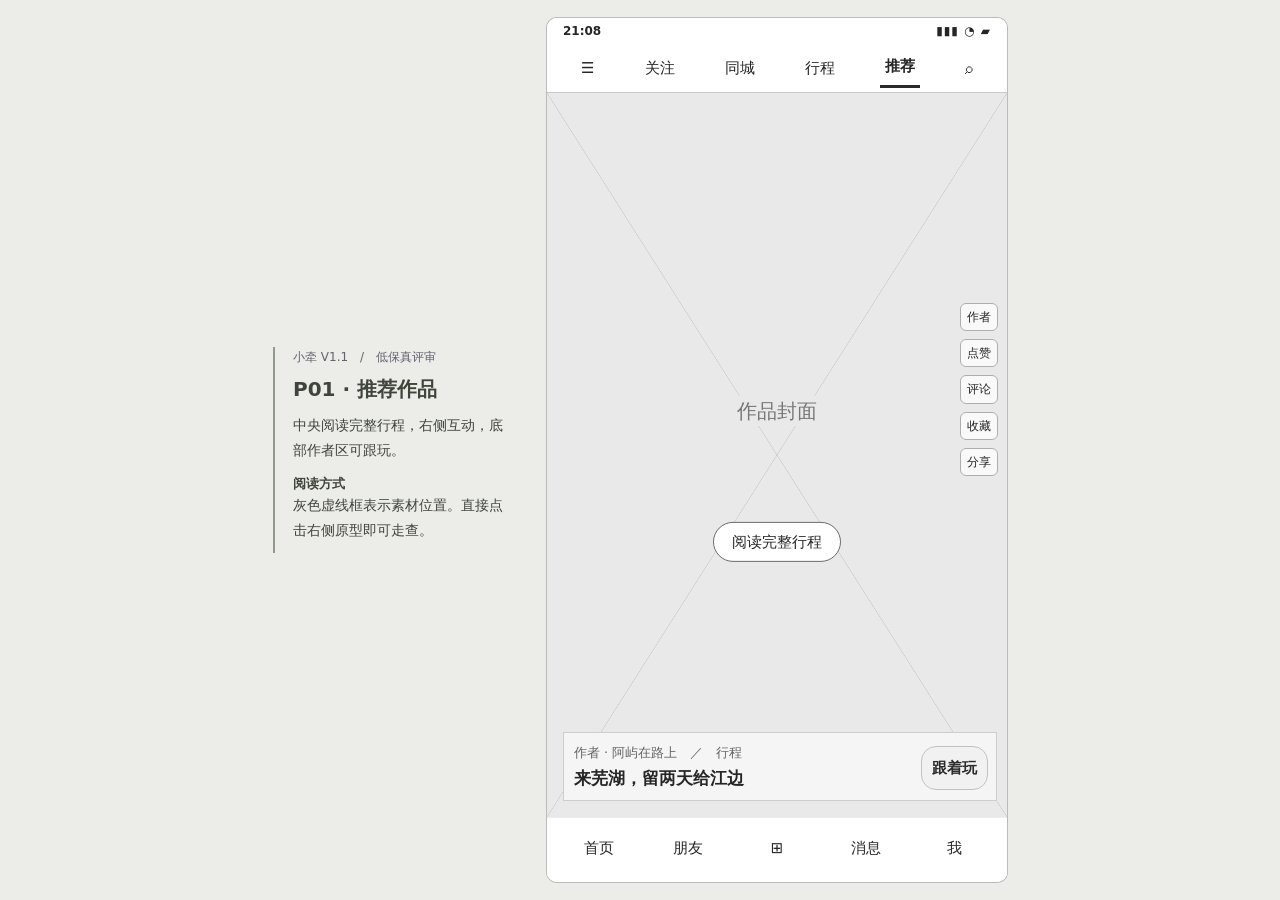
<file: versions/V1.1/原型/设计评审稿/小牵V1.1-低保真交互原型.html>
<!doctype html><html lang="zh-CN"><meta charset="utf-8"><meta name="viewport" content="width=device-width,initial-scale=1"><meta name="theme-color" content="#f8f7fb"><title>小牵 V1.1 · 低保真交互原型</title><style>*{box-sizing:border-box}body{margin:0;background:#e9e9ef;color:#16161c;font:15px system-ui,"Microsoft YaHei",sans-serif}button,input,select,textarea{font:inherit;color:inherit}button{cursor:pointer;border:0;background:none;padding:0}button:focus-visible{outline:2px solid #fa1557;outline-offset:2px}input,select,textarea{max-width:100%;border:0;background:#f2f1f6;border-radius:10px;padding:10px}input[type=checkbox],input[type=radio]{accent-color:#ff0951}textarea{width:100%;resize:vertical}img{object-fit:cover;vertical-align:middle}h1,h2,h3,p{margin:0 0 10px}h1{font-size:25px}h2{font-size:19px}h3{font-size:16px}small,.muted{color:#626371}#phone{position:relative;max-width:480px;height:100dvh;margin:auto;background:#f8f7fb;box-shadow:0 0 55px #21213429;overflow:hidden}#app{height:100%;display:flex;flex-direction:column}main{flex:1;min-height:0;overflow:auto;overscroll-behavior:contain;scrollbar-width:thin}.pad{padding:12px}.bar{display:grid;grid-template-columns:86px 1fr 86px;align-items:center;text-align:center;min-height:54px;padding:6px 12px;background:#fff;border-bottom:1px solid #efedf2;z-index:1}.bar strong{font-size:19px}.back{font-size:28px;text-align:left}.foot{display:flex;gap:8px;justify-content:space-around;align-items:center;padding:10px 12px max(14px,env(safe-area-inset-bottom));background:#fff;border-top:1px solid #efedf2}.foot>*{flex:1}.btn{padding:11px 10px;border-radius:15px;background:#efedf4;font-weight:650;text-align:center}.primary{background:linear-gradient(110deg,#ff1554,#ff0050);color:white}.outline{background:#fff;border:1px solid #ed1454;color:#df114b}.accent{color:#e41350}.wide{width:100%}.box{background:#fff;border-radius:15px;padding:13px;margin-bottom:10px;box-shadow:0 2px 7px #2220360a}.row{display:flex;gap:9px;align-items:center}.between{justify-content:space-between}.grow{flex:1;min-width:0}.line{padding:10px 0;border-bottom:1px solid #f0eef3}.line:last-child{border-bottom:0}.tabs{display:flex;gap:3px;background:white;overflow:auto}.tabs button{flex:1;white-space:nowrap;padding:13px 7px;border-bottom:3px solid transparent}.tabs .active{font-weight:750;border-bottom-color:#ff0750;color:#d91347}.days{background:transparent;margin:9px 0}.days button{border-radius:10px;background:#efedf3}.days .active{background:#ffe5ed}.thumb{width:63px;height:53px;border-radius:9px}.cover{width:92px;height:112px;border-radius:10px}.hero{height:175px;background-position:center;background-size:cover;color:#fff;display:flex;flex-direction:column;justify-content:flex-end;padding:14px;position:relative}.hero h1{margin:0 0 4px}.hero .btn{background:#1118;color:#fff;padding:6px}.badge{display:inline-block;border-radius:20px;background:#ffe5ee;color:#d9104c;padding:3px 8px;font-size:12px;white-space:nowrap}.green{background:#d9f5e9;color:#14713d}.purple{background:#eee7ff;color:#5534a8}.map{position:relative;overflow:hidden;height:115px;border-radius:12px;background:#e9eadf}.map canvas{width:100%;height:100%;display:block}.map button{position:absolute;top:7px;right:7px;background:white;border-radius:16px;padding:5px 8px;font-size:12px}.timeline{border-left:1px solid #d6d2db;margin-left:7px;padding-left:12px}.point{position:relative;margin:8px 0}.point:before{content:"";width:8px;height:8px;border:2px solid #ff1455;background:white;border-radius:100%;position:absolute;left:-19px;top:17px}.time{min-width:43px;font-weight:750;font-size:13px}.place{border-radius:12px;background:white;padding:6px 8px;box-shadow:0 1px 5px #2221;text-align:left}.leg{margin:4px 0 6px 51px;padding:6px 10px;border-radius:9px;background:#ffedf2;font-size:12px;width:calc(100% - 51px);text-align:left}.grid{display:grid;grid-template-columns:1fr 1fr;gap:9px}.tile{background:#fff;border-radius:13px;overflow:hidden;text-align:left;box-shadow:0 2px 8px #2221}.tile div{padding:10px}.tile img{width:100%;height:147px}.tag{position:absolute;top:8px;left:8px;background:#f01853;color:white;border-radius:8px;padding:4px 7px;font-size:12px}.tilepic{position:relative}.categories{display:flex;justify-content:space-around;gap:4px;text-align:center;font-size:12px;margin:16px 0}.categories b{display:block;font-size:24px}.feed{background:linear-gradient(0deg,#141318 0%,transparent 65%),url([data-uri]) center/cover;display:flex;flex-direction:column;justify-content:flex-end;color:white;position:relative}.dark{background:#1d1c23;color:white;border-color:#333}.feed .entry{align-self:center;color:white;border:1px solid #fff9;border-radius:22px;padding:8px 18px;position:absolute;bottom:31%}.feed .actions{position:absolute;right:12px;bottom:16%;display:grid;gap:12px;text-align:center}.feed .actions button{font-size:21px}.feed .caption{padding:14px 65px 16px 14px}.pink{background:#fff0f5}.photo{width:100%;max-height:230px;border-radius:10px}.photogrid{display:grid;grid-template-columns:repeat(3,1fr);gap:6px;margin-top:8px}.photogrid img{width:100%;height:75px;border-radius:8px}.empty{text-align:center;padding:46px 16px;color:#666}.empty img{width:105px;margin-bottom:14px}.empty h3{color:#16161c}.shade{position:absolute;inset:0;background:#1c1a2888;z-index:5;display:flex;align-items:end}.sheet{background:#faf9fc;border-radius:23px 23px 0 0;width:100%;max-height:91%;overflow:auto;padding:13px 15px 20px;overscroll-behavior:contain}.grab{width:37px;height:4px;border-radius:10px;background:#c2c0c8;margin:0 auto 8px}.sheethead{display:grid;grid-template-columns:32px 1fr 32px;text-align:center;align-items:center;margin-bottom:12px}.sheethead button{font-size:22px}.center{align-items:center;padding:25px}.center .sheet{border-radius:20px;text-align:center}.stack{display:grid;gap:8px}.stack button,.selectrow{display:flex;align-items:center;gap:9px;width:100%;padding:11px;background:white;border-radius:9px;text-align:left}.selectrow.selected{background:#ffe9f0;outline:1px solid #ff1653}.form label{display:block;margin:8px 0;font-weight:600}.form input:not([type=checkbox]):not([type=radio]),.form select{width:100%}.steps{display:flex;justify-content:space-around;text-align:center;margin:8px 0 17px;font-size:12px}.steps b{display:block;margin:0 auto 5px;border-radius:50%;background:#dfdde5;width:23px;line-height:23px}.steps .active b{background:#ff1052;color:white}progress{width:100%;accent-color:#ff0b50}#toast{position:absolute;z-index:12;bottom:77px;left:50%;transform:translateX(-50%);width:max-content;max-width:90%;padding:10px 15px;border-radius:12px;background:#23212df2;color:white;text-align:center;pointer-events:none}#toast:empty{display:none}.recordpic{width:100%;height:66px;background:#ffedf3;border-radius:8px;display:grid;place-items:center;color:#d91347}.round{border-radius:25px}.status{padding:8px 16px 0;display:flex;justify-content:space-between;font-size:12px;font-weight:750;background:#fff}.status.dark{background:#1d1c23}
[data-drag]{touch-action:none;-webkit-user-select:none;user-select:none}.feed .actions>img{width:42px;height:42px;border-radius:50%;border:2px solid white;margin:auto}.feed .actions .btn{font-size:13px}.feed .actions small{margin-top:-9px}.bar .btn{padding:6px 10px}.hero .back{color:white}.categories button{min-width:0}.point img{pointer-events:none}.sheet .map{margin-bottom:9px}.active{font-weight:750}.foot .active{text-decoration:underline;text-underline-offset:6px}
.feed{background-position:center,center 55%}.feed .caption{padding-bottom:23px}.feed .entry{bottom:30%;font-weight:600}.status span:last-child{letter-spacing:1px}.tilepic img{display:block}.box .row>input[type=date]{min-width:140px}.pub-cover{max-height:260px}
.reference-view{padding:0;background:#fff}.reference{position:relative;aspect-ratio:var(--ref-ratio);width:100%;flex:none;background:#fff}.reference-image{position:absolute;inset:0;width:100%;height:100%;object-fit:fill}.reference-fit{min-height:100%}.ref-action{position:absolute;z-index:1;color:transparent;font-size:0;border-radius:10px;background:transparent}.ref-action:focus-visible{outline:2px solid #ff0b50;outline-offset:-2px;background:#ff0b5024}.ref-action.ref-visible{background:#28212b80;color:#ff2d62;font-size:27px}.reference-footer{margin-top:auto}.route-reference{width:100%;height:100%;object-fit:fill;display:block}.reference-fit .reference-image{width:100%;height:100%}@media(min-width:520px){#phone:has([data-page=feed]){max-width:min(480px,57.1dvh)}}
.sheet-art{padding:0;background:transparent;overflow:hidden}.sheet-art .reference{background:transparent}.shade.center{backdrop-filter:blur(2px)}.shade:has(.sheet-art){background:#25252c80}.shade.center:has(.sheet-art){padding:0 6%}
#app[data-page="edit"]>.reference,#app[data-page="record"]>.reference,#app[data-page="search"]>.reference{background:#f8f7fb}
#app[data-page="edit"] main,#app[data-page="record"] main{padding:10px 13px}
#app[data-page="edit"] main>.box:first-child{padding:10px 14px}
#app[data-page="edit"] [data-edit=title]{background:#efedf4;font-size:16px;font-weight:750;padding:9px 12px;margin:4px 0 0}
#app[data-page="edit"] label.row input{background:none;text-align:right;padding:0 1px;font-weight:700;max-width:48%}
#app[data-page="edit"] .line{padding:10px 0}
#app[data-page="edit"] .map{height:auto;aspect-ratio:3.45}
#app[data-page="edit"] .place .thumb{width:61px;height:48px}
#app[data-page="edit"] .timeline+.btn{background:#fff;margin-top:9px;box-shadow:0 1px 5px #2221}
#app[data-page="edit"] footer .btn{border-radius:10px;font-size:15px}
#app[data-page="edit"] footer .btn:not(.primary){border:1px solid #d1cfd7;background:white}
#app[data-page="edit"] footer .primary{flex:1.5}
#app[data-page="record"] .box{box-shadow:none;border-radius:16px;padding:12px 16px;margin-bottom:8px}
#app[data-page="record"] .box label{margin:3px 0}
#app[data-page="record"] .box input,#app[data-page="record"] .box textarea,#app[data-page="record"] .box select{margin-top:7px;background:#f3f2f6}
#app[data-page="record"] .recordpic{height:61px}
#app[data-page="record"] footer{background:#f9f8fc;border:0}
#app[data-page="private"] .hero{height:auto;min-height:165px;aspect-ratio:2.14}
#app[data-page="private"] .days .active{background:#ffe7ef;color:#e41552}
#app[data-page="search"] main{background:#fff}
#app[data-page="search"] .line .thumb{width:73px;height:66px}
#app[data-page="search"] .badge{background:white;color:#e6114c;border:1px solid #f33369;white-space:nowrap}
#app[data-page="publish"] .steps{position:relative}
#app[data-page="publish"] .steps:before{content:"";height:2px;background:#dedce2;position:absolute;left:16%;right:16%;top:11px}
#app[data-page="publish"] .steps b{position:relative;z-index:1}
#app[data-page="publish"] .box{box-shadow:none;border:1px solid #f0edf3}
#app[data-page="publish"] footer .btn{border-radius:28px}
.transport-sheet{padding:11px 14px 22px;border-radius:24px 24px 0 0}.transport-sheet .sheethead{font-size:19px;margin-bottom:16px}.transport-sheet .selectrow{margin-bottom:3px;border:1px solid #efedf3;padding:12px 10px}.transport-sheet .selectrow:has(input:checked){background:#ffe8ef;border-color:#f51051}.transport-sheet .selectrow input{order:1;margin-left:auto;min-width:18px;min-height:18px}.transport-sheet h3{font-weight:750}.transport-sheet .primary{font-size:17px}.reference-view>.grid{padding:0 10px 10px}
:root{color-scheme:light}body{background:#ecece8;color:#242624;font-family:"Microsoft YaHei",system-ui,sans-serif}button{line-height:1.35}#phone{width:min(100%,460px);height:100dvh;background:#fafaf8;box-shadow:0 0 0 1px #bbb;filter:grayscale(1)}#app{background:#fafaf8}.status{font-size:12px;padding:6px 16px}.wiretabs,.author{display:flex;align-items:center;justify-content:space-around;gap:6px;background:#fff;min-height:49px;border-bottom:1px solid #c8c9c5;padding:4px 12px}.wiretabs .on{border-bottom:3px solid #292b29;font-weight:750}.wiretabs button{padding:8px 5px}.author b{flex:1}.author button{padding:5px 10px}.wirepic{position:relative;display:inline-flex;align-items:center;justify-content:center;border:1px dashed #b5b7b2;background:#e9eae6;color:#535750;overflow:hidden;line-height:1.4;text-align:center;font-size:12px;font-weight:500;flex-shrink:0}.wirepic>span{padding:1px 5px;background:#e9eae6}.wirepic.poster,.tile .wirepic{display:flex;width:100%;height:clamp(95px,16vh,148px)}.wirepic.widepic,.wirepic.photo{width:100%;min-height:94px}.avatar{width:32px;height:32px;border-radius:50%;font-size:10px}.wirepic.recpic{width:100%;height:62px}.wirefeed{position:relative;display:block;padding:0;overflow:hidden;min-height:0;background:#e6e7e3}.fullpic,.fullpic>.wirepic{position:absolute;inset:0;width:100%;height:100%}.fullpic>.wirepic{font-size:20px;color:#737770;border:0;background:linear-gradient(to bottom right,transparent calc(50% - .6px),#c9cbc6 50%,transparent calc(50% + .6px)),linear-gradient(to top right,transparent calc(50% - .6px),#c9cbc6 50%,transparent calc(50% + .6px)),#e9eae6}.fullpic>.wirepic>span{transform:translateY(-44px)}.readmore{position:absolute;top:62%;left:50%;transform:translate(-50%,-50%);border:1px solid #696c65;border-radius:24px;background:#fff;padding:9px 18px;white-space:nowrap}.rail{position:absolute;right:9px;top:29%;display:grid;gap:8px}.rail button{border:1px solid #adafa8;background:#f9f9f6;border-radius:6px;font-size:12px;padding:5px 6px}.feedcap{position:absolute;left:16px;right:10px;bottom:16px;padding:10px;background:#f6f6f4eb;border:1px solid #cbcfc6}.feedcap h2{margin:5px 80px 0 0;font-size:17px}.feedcap .btn{position:absolute;right:8px;bottom:10px}.chanhead{padding:9px 10px;background:white}.searchbtn{background:#f8f8f6;border:1px solid #999;border-radius:8px;padding:10px 6px;text-align:left}.cats,.profmenu{display:flex;gap:3px;justify-content:space-between;align-items:stretch}.cats button,.profmenu button{flex:1;font-size:11px}.cats{margin-top:12px}.cats span{display:block;margin:0 auto 3px;width:24px;height:24px;border:1px solid #999;border-radius:6px;line-height:23px}.box,.tile,.place{box-shadow:none;border:1px solid #caccC6;border-radius:9px}.tile div{padding:7px}.tile .tilepic{padding:0}.primary,.badge,.accent,.btn,.tabs button.active,.leg,.days button,.green,.pink,.purple,.btn.outline,.tag{color:#292c29;background:#f1f2ee}.btn,.leg,.resource{border:1px solid #c0c2bc}.primary,.tag{color:white!important;background:#444841!important}.tabs button.active{border-bottom-color:#363b36}.wiremap{background:#eff0ec;border:1px dashed #9c9f98;position:relative;padding:12px 9px;margin-bottom:8px;min-height:105px;border-radius:6px}.wiremap>div{display:flex;align-items:center;flex-wrap:wrap;margin-top:19px;gap:5px}.wiremap>div span{border:1px solid #a8ada4;background:#fff;padding:2px 5px;font-size:12px}.wiremap button{position:absolute;top:6px;right:8px;border:1px solid #bcbeb9;background:white;padding:2px 6px}.wiremap.large{min-height:200px}.resource{display:block;background:#f8f9f6;width:100%;border-radius:6px;padding:8px;text-align:left;overflow-wrap:anywhere}.terms{display:grid;grid-template-columns:repeat(3,1fr);gap:4px}.hero{background:#e0e1dd!important;color:#252724;height:156px}.hero::before{content:"行程封面";position:absolute;left:40%;top:34%;font-size:12px;color:#676c62}.hero .btn{background:white;color:#343833}.profhead{position:relative;padding:0 12px 18px;background:#f1f2ee}.profp{width:100%;height:115px}.profhead .row{padding:12px 0}.profhead h2{margin:0}.profmenu button{border:1px solid #c3c5be;padding:7px 2px;border-radius:4px}.nativebox h2,.nativebox .wirepic{margin:12px 0}.bar{grid-template-columns:65px 1fr 78px}.row input.grow{min-width:0}.nativebox{margin-top:15px}.sheet{background:#fafaf8}.sheet .stack{display:grid;gap:8px}#notes{display:none}.foot>button{min-height:40px}#app[data-page="feed"] main{max-width:100%}#app[data-page="search"] main{background:#fafaf8}.steps .active b{background:#4a4d47}.grid small{font-size:11px}.photogrid{grid-template-columns:repeat(3,1fr)}.hero>div:first-child button{padding:4px 8px}.searchbtn{font-size:13px}input[type=checkbox],input[type=radio]{accent-color:#353935}
@media(min-width:1010px){body{display:flex;align-items:center;justify-content:center;gap:42px;min-height:100dvh;padding:18px}#phone{height:min(890px,calc(100dvh - 36px));margin:0;border-radius:10px}#notes{display:block;width:232px;border-left:2px solid #94998d;padding:0 0 0 18px;color:#40453c;align-self:center}#notes small{font:12px system-ui}#notes h1{font-size:20px;margin:10px 0}#notes p{line-height:1.8;font-size:14px}#notes strong{font-size:13px}}
</style><aside id="notes"><small>小牵 V1.1　/　低保真评审</small><h1 id="reviewName"></h1><p id="reviewNote"></p><strong>阅读方式</strong><p>灰色虚线框表示素材位置。直接点击右侧原型即可走查。</p></aside><div id="phone"><div id="app"></div><div id="overlay"></div><output id="toast" role="status"></output></div><script>
"use strict";
const $=id=>document.getElementById(id);
const esc=v=>String(v??"").replace(/[&<>"']/g,c=>({"&":"&amp;","<":"&lt;",">":"&gt;",'"':"&quot;","'":"&#39;"})[c]);
const clone=structuredClone;
const id=()=>Date.now().toString(36)+Math.random().toString(36).slice(2,8);
const places=[
 ["中江塔","stop0","景点"],["凤凰美食街","stop1","美食"],["芜湖滨江公园","stop2","景点"],["赭山公园","stop3","景点"],["芜湖古城","stop4","景点"],["芜湖八佰伴","mall","商场"],["镜湖公园","park","景点"],["小菜园（八佰伴店）","dish","美食"]
];
const modes=["驾车","公交","步行","骑行","打车"], modeIcons=["♧","▣","♙","♧","♧"];
const makeStop=(i,time="")=>({id:id(),i,time,stay:i===1?90:60,cost:i===1?50:0,note:"",visibility:"私密",links:{}});
const trip=(title="周末去芜湖",copy=false)=>({id:id(),title,city:"芜湖",date:copy?"":"2025-11-22",status:"待出发",cover:"tower",days:[[makeStop(0,"10:00"),makeStop(1,"11:30"),makeStop(2,"14:00")],[makeStop(3,"09:30"),makeStop(4,"11:30")]],records:[],prep:["预订往返车票","预订住宿","购买景区门票","准备身份证和充电宝","查看目的地天气"].map((name,i)=>({name,done:i<2}))});
const sample=trip("来芜湖，留两天给江边");
sample.records=[
 {title:"整个行程的旅行记录",body:"这次在芜湖待了两天，节奏很舒服！白天逛地标、吃美食，傍晚在滨江公园看江边日落，江风超治愈～",photos:["sunset.jpg","tower.jpg","river.jpg"],links:[]},
 ...["中江塔打卡体验","凤凰美食街觅食记","滨江公园的日落"].map((title,i)=>({title,stop:sample.days[0][i].id,body:["登上中江塔俯瞰长江和城市风光，历史感十足！","小吃种类特别多，虾籽面和锅贴都值得尝试。","江边的落日太治愈了，吹着江风很放松～"][i],photos:[[ "tower.jpg","stop0.jpg","sunset.jpg"],["food.jpg","dish.jpg","stop1.jpg"],["sunset.jpg"]][i],links:[["中江塔景区门票（成人）","芜湖文旅联票"],["凤凰美食街美食套餐","小吃街代金券"],[]][i]}))
];
const seed=trip(), coast={...trip("厦门海岛漫游计划"),city:"厦门",cover:"sea",days:[[]],status:"进行中"}, draft={...trip("南京周末citywalk"),city:"南京",cover:"sunset",days:[[]],status:"草稿"};
const storeKey="xiaoqian-wire-review-20261126-v1";
let data;
try{data=JSON.parse(localStorage.getItem(storeKey))}catch{}
data??={trips:[seed,coast,draft],works:[],drafts:[],edits:{},likes:{},favorites:{}};
function save(){try{localStorage.setItem(storeKey,JSON.stringify(data));return true}catch{toast("本地保存失败，当前修改仅保留在本次会话");return false}}
let page={name:"feed"}, stack=[], modal=null, actions=[], overlayActions=[], edit, editOrigin, original, rec, pub, toastTimer, drag;
const allStops=t=>t.days.flat();
const stopName=s=>places[s.i][0];
const photoUrl=()=>"";
const image=(name,cls="",alt="")=>ph(alt||(cls.includes("cover")?"行程封面":name==="empty"?"记录空态":name==="avatar"?"头像":"地点图片"),cls);
function btn(label,fn,cls="",inModal=false,attr=""){
 const list=inModal?overlayActions:actions;
 return `<button type="button" class="${cls}" data-action="${list.push(fn)-1}" ${attr}>${label}</button>`;
}
const main=html=>`<main class="pad">${html}</main>`;
const status=(dark=false)=>`<div class="status ${dark?"dark":""}"><span>21:08</span><span>▮▮▮ ◔ ▰</span></div>`;
const header=(title,right="")=>`<header class="bar">${btn("‹",back,"back",false,'aria-label="返回"')}<strong>${esc(title)}</strong><div>${right}</div></header>`;
const foot=(...items)=>`<footer class="foot">${items.join("")}</footer>`;
const primary=(label,fn,m=false)=>btn(label,fn,"btn primary",m);
function toast(message){$("toast").textContent=message;clearTimeout(toastTimer);toastTimer=setTimeout(()=>$("toast").textContent="",2300)}
function rerender(){const y=document.querySelector("main")?.scrollTop;render();if(y)document.querySelector("main").scrollTop=y}
function go(name,props={}){page.scroll=document.querySelector("main")?.scrollTop||0;stack.push(page);page={name,...props};modal=null;render()}
function replace(name,props={}){page={name,...props};modal=null;render()}
function pop(){page=stack.pop()||{name:"feed"};modal=null;render();document.querySelector("main").scrollTop=page.scroll||0}
function back(){
 if(modal){modal.close();return}
 if(page.name==="edit"&&JSON.stringify(edit)!==page.initial){confirmBox("退出行程编辑？","可继续编辑或放弃本次修改。","放弃修改",pop);return}
 if(page.name==="record"&&JSON.stringify(rec)!==page.initial){sheet("保存旅行记录？",()=>`<div class="stack">${btn("继续编辑",close,"",true)}${btn("保存草稿并退出",()=>saveRecord(true),"",true)}${btn("放弃修改",()=>{close();pop()},"accent",true)}</div>`);return}
 if(page.name==="publish"&&pub.step>0){pub.step--;render();return}
 pop();
}
function sheet(title,content,{closeFn=close,center=false,visual=""}={}){modal={title,content,close:closeFn,center,visual};renderModal()}
function close(){modal=null;renderModal()}
function renderModal(){
 overlayActions=[];
 $("overlay").innerHTML=modal?`<div class="shade ${modal.center?"center":""}"><section class="sheet ${modal.visual==="art"?"sheet-art":""} ${modal.title==="选择出行方式"?"transport-sheet":""}" role="dialog" aria-modal="true" aria-label="${esc(modal.title)}">${modal.visual==="art"?"":`<div class="grab"></div><div class="sheethead"><span></span><strong>${esc(modal.title)}</strong>${btn("×",modal.close,"",true,'aria-label="关闭"')}</div>`}${modal.content()}</section></div>`:"";
 paintMaps();
}
$("phone").addEventListener("click",e=>{const b=e.target.closest("[data-action]");if(b)(b.closest("#overlay")?overlayActions:actions)[b.dataset.action]?.()});
document.addEventListener("keydown",e=>{if(e.key==="Escape")back()});
history.pushState({demo:true},"");
window.addEventListener("popstate",()=>{back();history.pushState({demo:true},"")});
function set(key,value){page[key]=value;rerender()}
function tabs(items,selected,fn,extra=""){return `<div class="tabs ${extra}">${items.map((item,i)=>btn(esc(item),()=>fn(item,i),item===selected?"active":"")).join("")}</div>`}
const navigation=(dark=false)=>`<footer class="foot ${dark?"dark":""}">${btn("首页",()=>go("feed"))}${btn("朋友",()=>native("朋友"))}${btn("⊞",createPicker,"",false,'aria-label="创作"')}${btn("消息",()=>native("消息"))}${btn("我",()=>go("profile"))}</footer>`;
function createPicker(){sheet("选择创作类型",()=>`<div class="row between"><span>文字</span><span>照片</span><span>视频</span>${primary("行程",()=>{close();startEdit()},true)}</div>`)}
function native(title){
 if(title==="朋友"||title==="消息"){toast("此入口在阶段演示中保留");return}
 go("native",{title});
}
const topNav=(channel,dark=false)=>`<div class="foot ${dark?"dark":""}">${btn("☰",()=>go("profile"))}${btn("关注",()=>go("feed"))}${btn("同城",()=>go("channel",{category:"附近"}))}${btn("行程",()=>go("channel"),channel?"accent":"")}${btn("推荐",()=>go("feed"),channel?"":"active")}${btn("⌕",()=>native("抖音原生搜索"),"",false,'aria-label="搜索"')}</div>`;

function toggle(key,ref){data[key][ref]=!data[key][ref];save();rerender()}
function openPublic(copy=false,t=sample){go("public",{trip:t,day:0});if(copy)copySheet(t)}
const tileList=[["mountain","行程","川西3天2晚自驾行程｜雪山湖泊·小众秘境全攻略","@阿屿在路上　♡ 1.2万"],["food","团购","牛香十里潮汕牛肉火锅","¥88　已售3000+"],["lake","景点百科","杭州西湖景区","★ 4.8　12.3万条评价"],["sea","行程","厦门4天3晚海岛慢游｜鼓浪屿·环岛路","@旅行小鹿　♡ 8,642"],["tower","行程","来芜湖，留两天给江边","@阿屿在路上　5站"]];
function paintMaps(){document.querySelectorAll("canvas[data-map]").forEach(c=>{
 const ctx=c.getContext("2d"),w=c.width,h=c.height, names=JSON.parse(c.dataset.map);
 ctx.fillStyle="#e9e9e4";ctx.fillRect(0,0,w,h);
 for(let j=0;j<9;j++){ctx.fillStyle=j%2?"#d1e9c4":"#e1efcf";ctx.fillRect(j*86-15,(j*47)%h,73,52)}
 ctx.fillStyle="#7bd6f0";ctx.beginPath();ctx.moveTo(w*.62,0);ctx.lineTo(w*.80,0);ctx.lineTo(w*.61,h);ctx.lineTo(w*.49,h);ctx.closePath();ctx.fill();
 ctx.strokeStyle="#fff";ctx.lineWidth=6;for(let j=0;j<12;j++){ctx.beginPath();ctx.moveTo(j*80-90,0);ctx.lineTo(j*80-170,h);ctx.stroke()}for(let j=0;j<4;j++){ctx.beginPath();ctx.moveTo(0,j*65-30);ctx.lineTo(w,j*65+45);ctx.stroke()}
 const dots=names.map((_,i)=>[95+i*(w-190)/Math.max(1,names.length-1),h*(.31+(i%2)*.20)+i*2]);
 dots.forEach(([x,y],i)=>{if(!i)return;const [a,b]=dots[i-1];ctx.beginPath();ctx.moveTo(a,b);ctx.bezierCurveTo((a+x)/2,b,(a+x)/2,y,x,y);ctx.strokeStyle="#fff";ctx.lineWidth=10;ctx.stroke();ctx.strokeStyle="#ff1856";ctx.lineWidth=5;ctx.stroke()});
 dots.forEach(([x,y],i)=>{ctx.beginPath();ctx.arc(x,y,17,0,Math.PI*2);ctx.fillStyle="#fb124f";ctx.fill();ctx.fillStyle="#fff";ctx.textAlign="center";ctx.font="bold 19px sans-serif";ctx.fillText(i+1,x,y+6);ctx.font="bold 17px Microsoft YaHei";const size=ctx.measureText(names[i]).width+15;ctx.fillStyle="#fffffff1";ctx.beginPath();ctx.roundRect(x-size/2,y+18,size,24,11);ctx.fill();ctx.fillStyle="#16161c";ctx.fillText(names[i],x,y+36)});
 if(!names.length){ctx.fillStyle="#53545d";ctx.textAlign="center";ctx.font="22px Microsoft YaHei";ctx.fillText("添加地点后显示路线",w/2,h/2)}
})}
function legInfo(a,b){const base=a.i===0&&b.i===1?3.2:a.i===1&&b.i===2?1.6:1.2+Math.abs(a.i-b.i)*.7;
 const mode=a.links?.[b.id]??(base<2?2:0);
 const mins=[Math.max(8,Math.round(base*3)),Math.round(base*5.6),Math.round(base*base<3?base*6.25:base*12.5),Math.round(base*4.7),Math.max(8,Math.round(base*3))];
 return {base,mode,mins}
}
const dateLabel=(t,i=0)=>{if(!t.date)return "";const d=new Date(t.date+"T12:00:00");d.setDate(d.getDate()+i);return (d.getMonth()+1)+"/"+d.getDate()};
function dayTabs(t,day,fn,add=null,m=false){return `<div class="tabs days">${t.days.map((_,i)=>btn(`第 ${i+1} 天 ${dateLabel(t,i)}`,()=>fn(i),i===day?"active":"",m)).join("")}${add?btn("＋ 添加天数",add,"",m):""}</div>`}
function timeline(t,day,kind="private",m=false){
 const stops=t.days[day]||[];
 return `<div class="box"><h3>第 ${day+1} 天 ${dateLabel(t,day)}</h3>${stops.length?`<div class="timeline">${stops.map((s,i)=>{
 const next=stops[i+1],leg=next&&legInfo(s,next);
 const handler=kind==="edit"?()=>stopSheet(s):()=>kind==="preview"?previewPlace(s,t,day):native(stopName(s));
 return `<div class="point"><div class="row"><span class="time">${esc(s.time||"待填写")}</span>${btn(`${image(places[s.i][1],"thumb")}<span class="grow"><b>${stopName(s)}</b><br><small>停留 ${s.stay} 分钟 · ${s.cost?"约 ¥"+s.cost:"免费"}</small></span><span>${kind==="edit"?"☰":"›"}</span>`,handler,"place row grow",m,kind==="edit"?`data-drag="stop" data-index="${i}" draggable="true"`:"")}</div>${kind==="public"?t.records.filter(r=>r.stop===s.id).map(r=>recordCard(r,false,true)).join(""):""}${leg?btn(`${modeIcons[leg.mode]}　${modes[leg.mode]} · 约 ${leg.base.toFixed(1)} 公里 · 约 ${leg.mins[leg.mode]} 分钟　›`,()=>kind==="edit"?transport(s,next):toast("路线时间为演示估算"),"leg",m):""}</div>`
 }).join("")}</div>`:'<p class="muted">当天还没有地点</p>'}${kind==="edit"?btn("＋ 添加地点",()=>go("search",{adding:true,query:"芜湖八佰伴"}),"btn wide"):""}</div>`
}
function addStop(i){const s=makeStop(i);edit.days[page.day].push(s);render();stopSheet(s)}
function startEdit(t=null,isCopy=false,fromDraft=false){
 close();original=t&&!isCopy&&t.status!=="草稿"?t:null;editOrigin=fromDraft?"draft":"formal";
 edit=clone(t||{...trip(""),city:"",date:"",days:[[]],prep:[],status:"草稿"});
 go("edit",{day:0,initial:JSON.stringify(edit)});
}
function editEntry(t,fromList=false){
 const stored=data.edits[t.id];
 if(!stored){startEdit(t);return}
 sheet(fromList?"发现未完成编辑草稿":"继续编辑行程",()=>`<div class="stack">${btn("继续编辑草稿",()=>{startEdit(stored,false,true);original=t},"",true)}${btn(fromList?"查看原行程":"编辑当前正式行程",()=>{close();if(fromList)openPrivate(t);else startEdit(t)},"",true)}</div>`)
}
function editor(){
 const d=page.day;
 const field=(label,key,type,attrs="")=>`<label class="row between line"><b>${key==="city"?"♧":"▤"}　${label} <span class="accent">*</span></b><input aria-label="${label}" data-edit="${key}" type="${type}" value="${esc(edit[key])}" ${attrs}></label>`;
 return reference("editstatus",887,154,[[1,41,13,55,"返回",back],[75,41,24,55,"编辑信息",()=>document.querySelector("[data-edit=title]").focus()]]) +
 main(`<section class="box"><label for="edit-title"><b>行程标题 <span class="accent">*</span></b></label><input class="wide" id="edit-title" data-edit="title" maxlength="30" value="${esc(edit.title)}" placeholder="给行程起个名字">${field("目的地","city","text",'placeholder="请输入目的地" maxlength="25"')}${field("出发日期","date","date")}<div class="line row between"><b>天数 <span class="accent">*</span></b>${btn(edit.days.length+" 天　›",dayCount)}</div></section>
 <div class="box"><h3>路线地图</h3>${map(edit,d)}</div>${dayTabs(edit,d,i=>set("day",i),()=>{if(edit.days.length>=14){toast("演示最多支持 14 天");return}edit.days.push([]);set("day",edit.days.length-1)})}${timeline(edit,d,"edit")}`)+
 foot(btn("保存草稿",saveEditDraft,"btn"),btn("路线预览",()=>previewRoute(d),"btn"),primary("完成编辑",finishEdit));
}
function dayCount(){sheet("设置行程天数",()=>`<div class="row between"><label>天数　<input id="days-count" type="number" min="1" max="14" value="${edit.days.length}"></label>${primary("确定",()=>{const n=Number($("days-count").value);if(!Number.isInteger(n)||n<1||n>14){toast("请输入 1–14 天");return}if(edit.days.slice(n).some(x=>x.length)){toast("请先移除要缩减日期中的地点");return}while(edit.days.length<n)edit.days.push([]);edit.days.length=n;page.day=Math.min(page.day,n-1);close();rerender()},true)}</div>`)}
function updateTrip(t){const i=data.trips.findIndex(x=>x.id===t.id);if(i<0)data.trips.unshift(t);else data.trips[i]=t}
function leaveEditor(t){if(stack.at(-1)?.name==="private"){replace("private",{id:t.id,day:0,tab:"行程安排"});stack.pop()}else replace("private",{id:t.id,day:0,tab:"行程安排"})}
function previewPlace(s,t,day){sheet(stopName(s),()=>`<div class="box row">${image(places[s.i][1],"thumb")}<div>${esc(s.time||"待填写")} · 停留 ${s.stay} 分钟</div></div>`,{closeFn:()=>previewRoute(day)});}
function stopSheet(s,working=clone(s)){
 const restart=()=>stopSheet(s,working);
 const discard=()=>{if(JSON.stringify(working)!==JSON.stringify(s))confirmBox("放弃地点修改？","如果是新添加的地点，地点仍保留在行程中。","放弃修改",()=>{},restart);else close()};
 const today=edit.days[page.day], incoming=today[today.indexOf(s)-1];
 sheet(stopName(s),()=>`<div class="row box">${image(places[s.i][1],"thumb")}<div><h3>${stopName(s)}</h3><small>${esc(edit.city||"芜湖")} · ${places[s.i][2]}</small></div></div>
 <div class="form" id="stop-form"><label>计划到达时间<input type="time" data-stop="time" value="${esc(working.time)}"></label>
 <div class="line row between"><b>前往方式</b>${incoming?btn(modes[legInfo(incoming,s).mode]+"　›",()=>transport(incoming,s,restart),"",true):"<small>当天首站</small>"}</div>
 <label>预计停留时间（分钟）<input type="number" min="0" data-stop="stay" value="${working.stay}"></label>
 <label>预计花销（元）<input type="number" min="0" data-stop="cost" value="${working.cost}"></label>
 <label>备注　<select style="width:auto" data-stop="visibility">${["公开","仅朋友可见","私密"].map(v=>`<option ${v===working.visibility?"selected":""}>${v}</option>`).join("")}</select></label><textarea rows="2" data-stop="note" placeholder="写下地点备注">${esc(working.note)}</textarea></div>
 <div class="row">${btn("删除地点",()=>removeStop(s,restart),"btn accent",true)}${btn("确定",()=>{Object.assign(s,{...working,links:s.links});close();rerender();const day=edit.days[page.day];if(hasConflict(edit))toast("请留意时间顺序冲突")},"btn primary grow",true)}</div>`,{closeFn:discard});
 document.querySelectorAll("[data-stop]").forEach(el=>el.oninput=()=>working[el.dataset.stop]=el.type==="number"?Math.max(0,Number(el.value)):el.value);
}
function transport(a,b,returnTo=null){
 const l=legInfo(a,b);let chosen=l.mode;
 const apply=(dismiss=false)=>{a.links[b.id]=chosen;if(returnTo)returnTo();else{close();rerender()}if(dismiss&&chosen!==l.mode)toast("已保留最新交通方式")};
 sheet("选择出行方式",()=>`<h3>从 ${stopName(a)}　→　${stopName(b)}</h3><p class="muted">约 ${l.base.toFixed(1)} 公里</p>${modes.map((mode,i)=>`<label class="selectrow line"><input name="transport" type="radio" value="${i}" ${i===chosen?"checked":""}> ${modeIcons[i]}　<b>${mode}</b>　约 ${l.mins[i]} 分钟</label>`).join("")}<div style="margin-top:14px">${btn("确认",()=>apply(),"btn primary wide",true)}</div>`,{closeFn:()=>apply(true)});
 document.querySelectorAll('[name=transport]').forEach(el=>el.onchange=()=>{chosen=Number(el.value);document.querySelectorAll('[name=transport]').forEach(x=>x.parentElement.classList.toggle("selected",x.checked))});
}
function removeStop(s,cancel){
 const linked=edit.records.some(r=>r.stop===s.id);
 const remove=()=>{edit.days[page.day]=edit.days[page.day].filter(x=>x.id!==s.id);edit.records.forEach(r=>{if(r.stop===s.id)r.stop=""});rerender()};
 confirmBox("删除这个地点？",linked?"该地点关联了旅行记录。删除地点后，相关记录将保留为不关联地点的旅行记录。":"删除后将更新相邻路线。",linked?"保留记录并删除地点":"删除地点",remove,cancel);
}
function listPage(){
 const statuses=["全部","待出发","进行中","已完成","草稿"];
 const active=page.filter||"全部";
 const entries=data.trips.filter(t=>active==="全部"||t.status===active);
 return header("我的行程",btn("＋ 新建行程",()=>startEdit(),"accent"))+tabs(statuses,active,x=>{page.filter=x;render()})+main(entries.length?entries.map(t=>`<div class="box row">${image(t.cover,"cover")}<div class="grow"><div class="row between"><b>${esc(t.title||"未命名行程")}</b><span class="badge ${t.status==="草稿"?"purple":t.status==="进行中"||t.status==="已完成"?"green":""}">${t.status}</span></div><p style="margin:5px 0"><small>♧ ${esc(t.city||"未设置目的地")}<br>▤ ${esc(t.date||"未设置出发日期")}<br>◷ ${t.days.length} 天 · ${allStops(t).length} 个地点</small></p><div class="row between">${btn(t.status==="草稿"?"继续编辑":t.status==="进行中"?"继续记录":t.status==="已完成"?"发布作品":"✎ 编辑",()=>{if(t.status==="已完成"){openPrivate(t);chooseType(t)}else if(t.status==="进行中")openPrivate(t,"旅行记录");else editEntry(t,true)},"btn")}${t.status==="草稿"?"":btn("查看",()=>data.edits[t.id]?editEntry(t,true):openPrivate(t),"btn")}${btn("•••",()=>more(t),"",false,'aria-label="更多操作"')}</div></div></div>`).join(""):'<div class="empty">这个分类暂时没有行程</div>');
}
const getTrip=()=>data.trips.find(t=>t.id===page.id);
function openPrivate(t,tab="行程安排"){go("private",{id:t.id,tab,day:0})}
function more(t){
 const rename=()=>sheet("重命名",()=>`<div class="row"><input id="rename" maxlength="30" class="grow" value="${esc(t.title)}">${primary("保存",()=>{const name=$("rename").value.trim();if(!name){toast("请输入标题");return}t.title=name;save();close();rerender()},true)}</div>`);
 const remove=()=>confirmBox("确定删除这条私人行程？","删除后无法恢复。已发布的作品将独立保留。","删除行程",()=>{data.trips=data.trips.filter(x=>x.id!==t.id);delete data.edits[t.id];save();if(page.name==="private")pop();else rerender()});
 if(t.status==="待出发"||t.status==="进行中"){
  sheet("更多操作",()=>reference("moremenu",494,415,[[87,2,12,18,"关闭",close],[3,18,94,19,"重命名",rename],[3,37,94,17,"标记为已完成",()=>complete(t)],[3,54,94,16,"删除行程",remove],[3,69,94,20,"取消",close]],"dialog-art",true),{visual:"art"});
  return
 }
 sheet("更多操作",()=>`<div class="stack">${btn("✎　重命名",rename,"",true)}${btn("♜　删除行程",remove,"accent",true)}${btn("取消",close,"",true)}</div>`);
}

function complete(t){confirmBox(t.status==="进行中"?"结束行程？":"标记为已完成？","完成后仍可查看和补充旅行记录，并可发布完整攻略或单个地点测评。","确认完成",()=>{t.status="已完成";save();rerender()})}
function privatePage(){
 const t=getTrip();if(!t)return header("我的行程")+main("<p>行程已删除</p>");
 const d=page.day||0,tab=page.tab;
 const body=tab==="行程安排"?`${map(t,d)}${dayTabs(t,d,i=>set("day",i))}${timeline(t,d)}`:tab==="行前准备"?prep(t):records(t);
 return `<div class="hero" style="background:#e0e1dd"><div style="position:absolute;inset:8px 14px auto" class="row between">${btn("‹",back,"back")}${btn("更多",()=>more(t))}</div><h1>${esc(t.title||"未命名行程")}</h1><div class="row between"><div><span class="badge ${t.status==="已完成"?"green":""}">${t.status}</span>　${esc(t.city)} · ${t.days.length} 天${t.days.length>1?t.days.length-1+" 晚":""}</div>${btn("✎ 编辑行程",()=>editEntry(t),"btn")}</div></div><div class="foot"><small>▤ ${dateLabel(t)||"未设置出发日期"}</small><small>◷ ${t.days.length} 天</small><small>♧ ${allStops(t).length} 个地点</small></div>`+
 tabs(["行程安排","行前准备","旅行记录"],tab,x=>{page.tab=x;render()})+main(body)+
 (t.status==="已完成"?foot(btn("查看记录",()=>set("tab","旅行记录"),"btn"),primary("➤ 发布作品",()=>chooseType(t))):t.status==="进行中"?foot(primary("□ 结束行程",()=>complete(t))):foot(primary("▷ 开始行程",()=>{if(!t.date){toast("请先设置出发日期");return}t.status="进行中";save();rerender()}),btn("✓ 标记为已完成",()=>complete(t),"btn")));
}
function prep(t){
 const done=t.prep.filter(x=>x.done).length;
 return `<div class="box"><div class="row between"><h3>准备进度</h3><small>${done}/${t.prep.length} 已完成</small></div><progress max="${t.prep.length||1}" value="${done}"></progress>${t.prep.map((x,i)=>`<div class="row line" data-drag="prep" data-index="${i}" draggable="true">${btn(x.done?"●":"○",()=>{x.done=!x.done;save();rerender()},"accent")}<span class="grow">${esc(x.name)}</span><span class="muted">☰</span>${btn("↑",()=>move(t.prep,i,i-1,true))}${btn("删除",()=>{t.prep.splice(i,1);save();rerender()},"accent")}</div>`).join("")}<div style="margin-top:12px">${btn("＋ 添加准备事项",()=>sheet("添加准备事项",()=>`<div class="row"><input id="todo" maxlength="50" placeholder="例如：准备雨伞" class="grow">${primary("添加",()=>{const name=$("todo").value.trim();if(!name)return;t.prep.push({name,done:false});save();close();rerender()},true)}</div>`),"btn wide pink accent")}</div></div>`;
}
function records(t){const add=btn("⊕ 添加旅行记录",()=>openRecord(t),"btn round");return t.records.length?`${add}${t.records.map(r=>`${recordCard(r,true)}${btn(r.draft?"继续编辑草稿":"编辑记录",()=>openRecord(t,r),"accent")}`).join("")}`:`<div class="box empty">${image("empty")}<h3>还没有旅行记录</h3><p>随时记录体验、照片与感受，<br>也可以添加团购、门票等推荐。</p>${add}</div>`}
function move(list,from,to,persist=false){if(from===to||to<0||to>=list.length)return;list.splice(to,0,list.splice(from,1)[0]);if(persist)save();rerender();if(list===edit?.days?.[page.day]&&hasConflict(edit))toast("部分地点时间冲突")}
$("app").addEventListener("dragstart",e=>{const el=e.target.closest("[data-drag]");if(el){drag={type:el.dataset.drag,index:+el.dataset.index};e.dataTransfer.setData("text/plain",String(drag.index))}});
$("app").addEventListener("dragover",e=>{if(e.target.closest("[data-drag]"))e.preventDefault()});
$("app").addEventListener("drop",e=>{const el=e.target.closest("[data-drag]");if(!el||!drag||drag.type!==el.dataset.drag)return;e.preventDefault();move(drag.type==="stop"?edit.days[page.day]:getTrip().prep,drag.index,+el.dataset.index,drag.type==="prep");drag=null});
function openRecord(t,r){rec=clone(r||{id:id(),stop:"",title:"",body:"",photos:[],links:[],visibility:"私密",draft:false});go("record",{id:t.id,initial:JSON.stringify(rec)})}
function saveRecord(draft){
 if(!draft&&!rec.body.trim()&&!rec.photos.length){toast("请填写旅行体验或添加照片");return}
 const t=getTrip(),i=t.records.findIndex(r=>r.id===rec.id);
 rec.draft=draft;if(i<0)t.records.push(clone(rec));else t.records[i]=clone(rec);
 save();close();pop();toast(draft?"已保存记录草稿":"已保存记录")
}
function recordPage(){
 const t=getTrip(),options=allStops(t);
 return reference("recordstatus",887,156,[[0,42,14,54,"返回",back]])+main(`<div class="box form"><label>♧ 关联地点（选填）<select data-rec="stop"><option value="">不关联地点</option>${options.map(s=>`<option value="${s.id}" ${s.id===rec.stop?"selected":""}>${stopName(s)}</option>`).join("")}</select></label></div>
 <div class="box form"><label>✎ 记录标题（选填）<input data-rec="title" maxlength="30" value="${esc(rec.title)}" placeholder="给这条记录起个标题吧"></label></div>
 <div class="box form"><label>▤ 旅行体验<textarea data-rec="body" rows="5" maxlength="1000" placeholder="写下游玩体验、感受、实用小贴士等…">${esc(rec.body)}</textarea></label></div>
 <div class="box"><div class="row between"><h3>▧ 添加照片</h3><small>已选 ${rec.photos.length}/9</small></div><div class="photogrid">${rec.photos.map((p,i)=>btn(ph("记录照片 "+(i+1),"recpic"),()=>{rec.photos.splice(i,1);rerender()})).join("")}${rec.photos.length<9?'<label class="recordpic" style="cursor:pointer">＋ 上传照片<input id="record-images" type="file" accept="image/*" multiple hidden></label>':""}${Array.from({length:Math.max(0,8-rec.photos.length)},()=>'<span class="recordpic" style="background:#f1f0f4;color:#c5c2cc">照片位</span>').join("")}</div></div>
 <div class="box form"><label>可见范围<select data-rec="visibility">${["私密","仅朋友可见","公开"].map(v=>`<option ${v===rec.visibility?"selected":""}>${v}</option>`).join("")}</select></label></div>
 <div class="box"><h3>▤ 团购 / 门票链接（选填）</h3>${rec.links.map((l,i)=>`<div class="row between line"><small style="overflow-wrap:anywhere">${esc(l)}</small>${btn("移除",()=>{rec.links.splice(i,1);rerender()},"accent")}</div>`).join("")}${btn("＋ 添加链接",addLink,"accent")}</div>`)+foot(btn("保存草稿",()=>saveRecord(true),"btn round"),primary("保存记录",()=>saveRecord(false)))
}
function addLink(){sheet("添加团购 / 门票链接",()=>`<div class="row"><input id="link" class="grow" type="url" placeholder="https://…">${primary("添加",()=>{const value=$("link").value.trim();try{if(!["https:","http:"].includes(new URL(value).protocol))throw Error()}catch{toast("请输入有效的网页链接");return}rec.links.push(value);close();rerender()},true)}</div>`)}
async function photoFile(file){
 const url=URL.createObjectURL(file);try{
 const im=new Image();im.src=url;await im.decode();const ratio=Math.min(1,550/Math.max(im.width,im.height)),c=document.createElement("canvas");c.width=Math.max(1,Math.round(im.width*ratio));c.height=Math.max(1,Math.round(im.height*ratio));c.getContext("2d").drawImage(im,0,0,c.width,c.height);return c.toDataURL("image/jpeg",.72)
 }finally{URL.revokeObjectURL(url)}
}
function startPub(t,single){
 const snapshot=clone(t);snapshot.records=snapshot.records.filter(r=>!r.draft&&r.visibility==="公开");
 snapshot.days.forEach(day=>day.forEach(s=>{delete s.note;delete s.visibility}));
 delete snapshot.prep;
 pub={id:id(),trip:snapshot,single,step:0,spot:"",selected:[],title:"",copy:"",cover:""};
 go("publish");
}
function pubRecords(){return pub.trip.records.filter(r=>!pub.single||r.stop===pub.spot)}
function workSnapshot(){
 const t=clone(pub.trip),s=allStops(t).find(x=>x.id===pub.spot);
 t.id=pub.id;t.single=pub.single;t.title=pub.title.trim()||(pub.single&&s?stopName(s):t.title);t.copy=pub.copy;t.cover=pub.single&&s?places[s.i][1]:t.cover;t.coverPhoto=pub.cover;t.records=clone(selectedRecords()).map(({draft,visibility,...r})=>r);
 if(pub.single){t.days=[];t.date="";t.city="";t.spot=s?stopName(s):""}
 delete t.status;
 return t;
}
function chooseRecord(r,arrange=false){
 const checked=pub.selected.includes(r.id);
 return `<div class="line"><div class="row"><input aria-label="${esc(r.title||"旅行记录")}" type="checkbox" data-pick="${r.id}" ${checked?"checked":""}><b class="grow">${esc(r.title||"旅行记录")}</b>${arrange?btn("↑",()=>reorderRecord(r,-1),"btn"):""}${arrange?btn("↓",()=>reorderRecord(r,1),"btn"):""}</div><small>${esc(r.body)}</small>${arrange?photos(r):""}</div>`
}
function reorderRecord(r,direction){
 const group=selectedRecords().filter(x=>x.stop===r.stop);
 const idx=group.indexOf(r),other=group[idx+direction];if(!other)return;
 const a=pub.selected.indexOf(r.id),b=pub.selected.indexOf(other.id);
 [pub.selected[a],pub.selected[b]]=[pub.selected[b],pub.selected[a]];rerender()
}
function contentGroups(t,arrange){
 const rs=arrange?selectedRecords():pubRecords();
 const group=key=>rs.filter(r=>(r.stop||"")===key).map(r=>chooseRecord(r,arrange)).join("");
 if(pub.single)return group(pub.spot)||'<p class="muted">照片、文案和记录均为选填，可继续下一步</p>';
 return `<div class="box row"><input aria-label="必选路线" type="checkbox" checked disabled><div><b>行程概览与路线（必选）</b><br><small>${t.days.length} 天 · ${allStops(t).length} 个地点 · 包含交通与时间安排</small></div></div>${map(t,0)}<div class="box"><h3>整个行程的旅行记录</h3>${group("")||'<small>暂无可公开的整程记录</small>'}</div>${t.days.map((day,i)=>`<div class="box"><span class="badge">第 ${i+1} 天 ${dateLabel(t,i)}</span>${day.map(s=>`<div class="line"><div class="row">${image(places[s.i][1],"thumb")}<b>${esc(s.time)}　${stopName(s)}</b></div>${group(s.id)}</div>`).join("")}</div>`).join("")}`
}
function publishPage(){
 const {trip:t,single,step}=pub,title=single?"发布单个地点测评":"发布完整行程攻略";
 const labels=[single?"选择地点与记录":"选择发布内容","内容整理","发布设置"];
 let body;
 if(step<2)body=`<div class="box row">${image(t.cover,"thumb")}<div><h3>${esc(t.title)}</h3><small>${esc(t.city)} · ${t.days.length} 天 · ${allStops(t).length} 个地点</small></div></div>${step===0&&single?`<div class="box"><h3>选择要发布的地点</h3>${allStops(t).map(s=>btn(`${image(places[s.i][1],"thumb")}<span class="grow">${stopName(s)}<br><small>${t.records.filter(r=>r.stop===s.id).length} 条可公开记录</small></span><span>${s.id===pub.spot?"●":"○"}</span>`,()=>{pub.spot=s.id;pub.selected=[];rerender()},"selectrow "+(s.id===pub.spot?"selected":""))).join("")}</div>`:""}<h3>${step===0?"选择要发布的内容":"整理展示内容"}</h3>${contentGroups(t,step===1)}`;
 else {const work=workSnapshot();body=`<div class="box form"><h3>发布设置</h3><label>上传封面（选填）</label><div class="row">${pubPhoto(work,"cover")}<label class="btn pink accent">更换封面<input type="file" id="pub-image" accept="image/*" hidden></label></div><label>作品标题（选填）<input data-pub="title" maxlength="30" value="${esc(pub.title)}" placeholder="${esc(work.title)}"></label><label>发布文案（选填）<textarea data-pub="copy" maxlength="500" rows="5" placeholder="写下想分享的话">${esc(pub.copy)}</textarea></label></div><div class="box"><div class="row between"><h3>内容预览</h3>${btn("查看完整预览 ›",()=>go("public",{trip:workSnapshot(),preview:true}),"accent")}</div><div class="row">${pubPhoto(work,"thumb")}<b>${esc(work.title)}</b></div></div>`;}
 return header(title)+main(`<div class="steps">${labels.map((l,i)=>`<div class="${i<=step?"active":""}"><b>${i<step?"✓":i+1}</b>${l}</div>`).join("")}</div>${body}`)+
 (step<2?foot(...(step?[btn("上一步",()=>{pub.step--;render()},"btn")]:[]),primary("下一步："+labels[step+1],()=>{if(single&&!pub.spot){toast("请先选择地点");return}pub.step++;render()})):foot(btn("保存草稿",saveWorkDraft,"btn"),primary("➤ 发布作品",()=>confirmBox("确认发布作品？","发布后暂不支持修改。请确认预览中的公开内容。","确认发布",publishWork))));
}
function profile(){
 return `<main class="reference-view">${reference("profilehead",651,763,[
 [4,9,30,12,"添加好友",()=>native("添加好友")],[46,9,24,12,"新访客",()=>native("新访客")],[73,9,12,12,"搜索",()=>native("抖音原生搜索")],[86,9,12,12,"菜单",()=>native("菜单")],
 ...["待收货","观看历史","我的钱包","我的客服","我的行程","全部功能"].map((label,i)=>[i*16.66,72,16.66,14,label,()=>i===4?go("list"):native(label)]),[66,89,30,10,"去发布",createPicker]
 ])}${tabs(["作品","日常","推荐","收藏","喜欢"],page.tab||"作品",x=>set("tab",x))}<div class="grid" style="margin-top:10px">${(page.tab||"作品")==="作品"?btn(`<div class="tilepic" style="padding:0">${ph("草稿箱","poster")}<span class="tag">草稿箱 · ${data.drafts.length}</span></div>`,()=>go("workDrafts"),"tile")+data.works.map(w=>btn(`<div class="tilepic" style="padding:0">${pubPhoto(w,"")}<span class="tag">${w.single?"地点测评":"行程攻略"}</span></div><div>${esc(w.title)}</div>`,()=>openPublic(false,w),"tile")).join(""):page.tab==="收藏"?showSaved():""}</div></main>`+navigation()
}
function workDrafts(){return header("作品草稿箱")+main(data.drafts.length?data.drafts.map(d=>btn(`<span class="grow">${esc(d.title||d.trip.title)}<br><small>${d.single?"地点测评":"完整行程攻略"}</small></span>›`,()=>{pub=clone(d);const ids=new Set((data.trips.find(t=>t.id===pub.trip.id)?.records||[]).filter(r=>!r.draft&&r.visibility==="公开").map(r=>r.id));pub.trip.records=pub.trip.records.filter(r=>ids.has(r.id));pub.selected=pub.selected.filter(k=>ids.has(k));go("publish")},"box selectrow")).join(""):'<div class="empty">还没有作品草稿</div>')}
$("app").addEventListener("input",e=>{
 const el=e.target;
 for(const [key,obj] of [["edit",edit],["rec",rec],["pub",pub]])if(el.dataset[key])obj[el.dataset[key]]=el.value;
 if(el.dataset.pick){pub.selected=el.checked?[...pub.selected,el.dataset.pick]:pub.selected.filter(x=>x!==el.dataset.pick);if(pub.step===1)rerender()}
});
$("app").addEventListener("change",async e=>{
 if(e.target.id==="record-images"){
 const target=rec,files=[...e.target.files].slice(0,9-target.photos.length);
 for(const file of files){try{target.photos.push(await photoFile(file))}catch{toast("有照片格式无法读取")}}
 if(page.name==="record"&&target===rec)rerender();
 }
 if(e.target.id==="pub-image"){const target=pub;try{target.cover=await photoFile(e.target.files[0]);if(page.name==="publish"&&target===pub)rerender()}catch{toast("无法读取封面")}}
});
$("app").addEventListener("submit",e=>{if(e.target.id==="search-form"){e.preventDefault();set("query",new FormData(e.target).get("query").trim())}});
let touchDrag=null;
$("app").addEventListener("pointerdown",event=>{
 const row=event.target.closest("[data-drag]");
 if(event.pointerType==="mouse"||!row)return;
 const start={x:event.clientX,y:event.clientY,type:row.dataset.drag,index:+row.dataset.index,row,ready:false};
 start.timer=setTimeout(()=>{start.ready=true;row.style.opacity=".58"},400);
 touchDrag=start;
});
$("app").addEventListener("pointermove",event=>{
 if(touchDrag&&!touchDrag.ready&&Math.hypot(event.clientX-touchDrag.x,event.clientY-touchDrag.y)>12){clearTimeout(touchDrag.timer);touchDrag=null}
});
function endTouch(event,drop){
 const active=touchDrag;if(!active)return;
 touchDrag=null;clearTimeout(active.timer);active.row.style.opacity="";
 if(!active.ready||!drop)return;
 const target=document.elementFromPoint(event.clientX,event.clientY)?.closest("[data-drag]");
 if(target?.dataset.drag!==active.type)return;
 const preventClick=e=>{e.stopImmediatePropagation();e.preventDefault()};
 $("app").addEventListener("click",preventClick,{capture:true,once:true});
 setTimeout(()=>$("app").removeEventListener("click",preventClick,true),450);
 move(active.type==="stop"?edit.days[page.day]:getTrip().prep,active.index,+target.dataset.index,active.type==="prep");
}
$("app").addEventListener("pointerup",event=>endTouch(event,true));
$("app").addEventListener("pointercancel",event=>endTouch(event,false));



const pageNames={feed:"P01 · 推荐作品",channel:"P02 · 行程频道",public:"P05 · 公开作品",edit:"P07-B · 行程编辑",search:"P07-S · 行程内搜索",private:"PR · 私人行程",record:"REC · 旅行记录",list:"MY · 我的行程",publish:"P08 / REV · 作品发布",profile:"PROFILE · 个人主页",workDrafts:"作品草稿箱",native:"原生页面占位",category:"P02 · 分类结果"};
const pageNotes={feed:"中央阅读完整行程，右侧互动，底部作者区可跟玩。",channel:"先选分类或栏目，再从内容卡进入对应作品。",public:"按天阅读公开内容。跟玩仅带走路线规划。",edit:"填基本信息，按天加点。底部可暂存、预览或完成。",search:"切换定位或搜索，选择地点；从编辑器加入会回到当天。",private:"状态在封面下方；清单、记录和路线分别维护。",record:"可以只上传照片。可见范围只作用于这条记录。",list:"五个分类里的“草稿”只收纳新建规划草稿。",publish:"先选内容，再整理与预览。只有明确选择的记录会进入作品。",profile:"“我的行程”管私人计划，作品网格和首位草稿箱管公开内容。",workDrafts:"恢复之前的作品选材，发布前复核公开范围。",native:"本地模拟承接。返回时恢复进入前的位置。",category:"共用结果版式。内容是供讨论的分类示例。"};
const catNames=["热门城市","热门景点","周边游","周末出行","定制行程","露营徒步"];
places.push(["稻城亚丁","stop0","景点"],["新都桥","stop1","景点"],["海螺沟","stop2","景点"],["鼓浪屿","stop0","景点"],["环岛路","stop1","景点"],["沙坡尾","stop2","景点"]);
function sampleGuide(title,city,ids,dated){const t=trip(title);t.id=city;t.city=city;t.date=dated?"2026-12-12":"";t.days=ids.map(day=>day.map((i,k)=>makeStop(i,k?"13:30":"09:30")));t.prep=[];return t}
sample.id="wuhu-guide";sample.date="";const guides=[sample,sampleGuide("川西3天2晚自驾行程","川西",[[8],[9],[10]],true),sampleGuide("厦门4天3晚海岛慢游","厦门",[[11],[12],[13],[11]],false)];
const catalogue=()=>[...data.works,...guides];
function ph(label,cls=""){return `<span role="img" aria-label="${esc(label)}" class="wirepic ${cls}"><span>${esc(label)}</span></span>`}
function navRow(active){return `<div class="wiretabs">${btn("☰",()=>go("profile"))}${btn("关注",()=>native("关注"))}${btn("同城",()=>go("channel",{category:"附近"}))}${btn("行程",()=>go("channel"),active==="行程"?"on":"")}${btn("推荐",()=>go("feed"),active==="推荐"?"on":"")}${btn("⌕",()=>native("抖音原生搜索"),"",false,'aria-label="原生搜索"')}</div>`}
function workFeed(){const t=page.trip||sample;return status()+navRow("推荐")+`<main class="wirefeed"><div class="fullpic">${ph("作品封面")}</div>${btn(t.single?"阅读地点测评":"阅读完整行程",()=>openPublic(false,t),"readmore")}<aside class="rail">${["作者","点赞","评论","收藏","分享"].map(k=>btn(k==="收藏"&&data.favorites[t.id]?"已收藏":k,k==="收藏"?()=>toggle("favorites",t.id):k==="点赞"?()=>{toggle("likes",t.id);toast(data.likes[t.id]?"已点赞":"已取消点赞")}:()=>native(k))).join("")}</aside><div class="feedcap"><small>作者 · ${t===sample?"阿屿在路上":"旅行创作者"}　／　${t.single?"地点测评":"行程"}</small><h2>${esc(t.title)}</h2>${t.single?"":btn("跟着玩",()=>{openPublic(false,t);copySheet(t)},"btn")}</div></main>`+navigation()}
function tile(t){return btn(`<div class="tilepic">${ph(t.single?"测评封面":"行程封面","poster")}<span class="tag">${t.single?"地点测评":"行程"}</span></div><div><b>${esc(t.title)}</b><br><small>${esc(t.city||t.spot||"")} · ${t.single?"单地点":t.days.length+"天"}</small></div>`,()=>go("feed",{trip:t}),"tile")}
function serviceTile(t,kind){return btn(`<div class="tilepic">${ph(kind+"封面","poster")}<span class="tag">${kind}</span></div><div><b>${t}</b></div>`,()=>native(t),"tile")}
function channel(){const tab=page.category||"推荐";return status()+navRow("行程")+`<div class="chanhead"><div class="row">${btn("⌕　搜索行程、景点、城市",()=>go("search"),"searchbtn grow")}${btn("我的行程",()=>go("list"),"btn")}</div><div class="cats">${catNames.map((c,i)=>btn(`<span>${["城","景","游","周","定","营"][i]}</span>${c}`,()=>go("category",{cat:c}))).join("")}</div></div>`+tabs(["推荐","附近","发现","直播"],tab,v=>set("category",v))+main(tab==="直播"?'<div class="empty">直播栏目占位 · V2</div>':`<div class="grid">${(tab==="推荐"?[...data.works.map(tile),tile(guides[1]),serviceTile("牛香十里潮汕牛肉火锅","团购"),serviceTile("杭州西湖景区","景点百科"),tile(guides[2]),tile(sample)]:tab==="附近"?[tile(sample),serviceTile("凤凰美食街套餐","团购")]:[...data.works.map(tile),tile(guides[2]),tile(guides[1])]).join("")}</div>`)+navigation()}
function category(){const groups=[[sample,guides[1],guides[2]],[guides[1],sample],[sample],[sample,guides[2]],[guides[2],guides[1]],[guides[1]]];return header(page.cat)+main(`<div class="grid">${groups[catNames.indexOf(page.cat)].map(tile).join("")}</div>`)}
function reference(kind,w,h,items,cls="",inModal=false){if(kind==="editstatus")return status()+header("编辑行程",btn("编辑信息",()=>document.querySelector("#edit-title").focus()));if(kind==="recordstatus")return status()+header("旅行记录");if(kind==="searchstatus")return status();if(kind==="profilehead")return status()+`<div class="profhead">${ph("个人主页封面","profp")}<div class="row">${ph("头像","avatar")}<h2>旅行小鹿</h2></div><div class="profmenu">${items.filter(i=>i[1]===72).map(i=>btn(i[4],i[5])).join("")}</div></div>`;return `<div class="stack">${items.map(i=>btn(esc(i[4]),i[5],"btn",inModal)).join("")}</div>`}
function map(t,day,large=false,inModal=false){const stops=t.days[day]||[];return `<div class="wiremap ${large?"large":""}"><small>路线地图 · 第 ${day+1} 天</small><div>${stops.map((s,i)=>`<span>${i+1} ${esc(stopName(s))}</span>`).join(" → ")||"添加地点后显示路线"}</div>${large?"":btn("查看大图",()=>{const old=modal;sheet("路线地图",()=>map(t,day,true,true),{closeFn:()=>{modal=old;renderModal()}})},"",inModal)}</div>`}
function photos(r){return r.photos?.length?`<div class="photogrid">${r.photos.map((p,i)=>ph("记录照片 "+(i+1),"recpic")).join("")}</div>`:""}
function recordCard(r,priv=false,commercial=false){return `<article class="box pink"><h3>${esc(r.title||"旅行记录")}</h3><p>${esc(r.body)}</p>${photos(r)}${(commercial||priv)?(r.links||[]).map(l=>btn(esc(l)+" ›",()=>native(l),"resource")).join(""):""}${priv?`<small>${esc(r.visibility)} ${r.draft?"· 草稿":""}</small>`:""}</article>`}
function publicPage(){const t=page.trip,d=page.day||0;if(t.single)return header("地点测评")+main(`${ph("测评封面","widepic")}<h2>${esc(t.title)}</h2><p>地点 · ${esc(t.spot)}</p><p>${esc(t.copy)}</p>${t.records.map(r=>recordCard(r,false,true)).join("")}`)+(page.preview?foot(btn("返回发布设置",pop,"btn")):"");return `<header class="author">${btn("‹",back,"back",false,'aria-label="返回"')}${ph("头像","avatar")}<b>${guides.includes(t)?"路线作者":"旅行小鹿"}</b>${btn(page.follow?"已关注":"关注",()=>set("follow",!page.follow),"btn")}${btn("搜索",()=>native("抖音原生搜索"))}</header>`+main(`<small>行程攻略</small><h1>${esc(t.title)}</h1><p>${esc(t.city)} · ${t.days.length} 天 · ${allStops(t).length} 站</p>${t.copy?`<p>${esc(t.copy)}</p>`:""}<div class="box"><h3>行程概览</h3>${map(t,d)}</div>${t.records.filter(r=>!r.stop).map(r=>recordCard(r,false,true)).join("")}${dayTabs(t,d,i=>set("day",i))}${timeline(t,d,"public")}`)+(page.preview?foot(btn("返回发布设置",pop,"btn")):foot(btn("评论",()=>native("评论")),btn(data.likes[t.id]?"已赞":"点赞",()=>toggle("likes",t.id)),btn(data.favorites[t.id]?"已收藏":"收藏",()=>toggle("favorites",t.id)),btn("分享",()=>native("分享")),btn("跟着玩",()=>copySheet(t),"btn primary")))}
function copySheet(t){function copy(){const c=trip(t.title,true);c.city=t.city;c.date=t.date||"";c.prep=[];c.records=[];c.days=t.days.map(day=>{const seq=day.map(s=>({...makeStop(s.i,s.time),stay:s.stay,cost:s.cost}));seq.slice(0,-1).forEach((s,i)=>s.links[seq[i+1].id]=legInfo(day[i],day[i+1]).mode);return seq});return c}
function add(date){const c=copy();c.date=date;if(!c.date)return toast("请选择出发日期");if(!commit(()=>updateTrip(c)))return;close();openPrivate(c);toast("已加入待出发")}
sheet("跟着玩",()=>`<p>${esc(t.title)} · ${t.days.length} 天 · ${allStops(t).length} 站</p><p>复制路线、地点顺序和交通参考。</p><div class="stack">${primary("直接加入待出发",()=>{if(t.date)return add(t.date);sheet("补充出发日期",()=>`<label>出发日期 <input id="copydate" type="date"></label>${primary("加入待出发",()=>add($("copydate").value),true)}`,{closeFn:()=>copySheet(t)})},true)}${btn("编辑后加入",()=>startEdit(copy(),true),"btn",true)}</div>`)}
function search(){const q=(page.query||"").trim(),cat=page.cat||"综合",loc=page.loc||"八佰伴";const center={"八佰伴":5,"镜湖公园":6,"芜湖":0}[loc];const pool=places.slice(0,8).map((p,i)=>({p,i,dist:Math.abs(i-center)*.6+.1})).sort((a,b)=>a.dist-b.dist);const exact=pool.filter(x=>q&&x.p[0].includes(q));const cards=xs=>xs.map(({p,i,dist})=>`<div class="row line">${btn(ph("地标图","thumb"),()=>native(p[0]))}<div class="grow"><b>${esc(p[0])}</b><br><small>${p[2]} · 距${loc} ${dist.toFixed(1)} km</small></div>${btn(data.favorites["p"+i]?"★":"☆",()=>toggle("favorites","p"+i))}${btn("＋加入行程",()=>{if(page.adding){pop();addStop(i)}else sheet("选择行程",()=>`<div class="stack">${data.trips.filter(t=>t.status!=="草稿").map(t=>btn(esc(t.title),()=>{startEdit(t);addStop(i)},"btn",true)).join("")}${btn("新建行程",()=>{startEdit();addStop(i)},"btn",true)}</div>`)},"badge")}</div>`).join("");
const matches=catalogue().filter(t=>!page.adding&&(!q||(t.title+" "+t.city).includes(q)));const specific=q&&!["芜湖八佰伴",loc].includes(q);const visible=specific?exact:pool;
return status()+main(`<div class="row">${btn("‹",back,"back",false,'aria-label="返回"')}<select aria-label="定位" id="loc">${["八佰伴","镜湖公园","芜湖"].map(s=>`<option ${s===loc?"selected":""}>${s}</option>`).join("")}</select><form class="row grow" id="search-form"><input class="grow" name="query" value="${esc(q)}" placeholder="搜索行程、景点、城市"><button>搜索</button></form></div>${tabs(["综合","景点","美食","商场","酒店","玩乐"],cat,x=>set("cat",x))}${cat==="综合"?`${cards(exact)}${matches.map(t=>btn("行程作品 · "+esc(t.title),()=>go("feed",{trip:t}),"resource")).join("")}${specific?(exact.length||matches.length?"":'<div class="empty">没有找到匹配结果</div>'):`<div class="box"><b>猜你喜欢</b><p>围绕${loc}的地点</p><div class="terms">${["附近好玩","美食","餐厅","周边景点","商场","亲子游玩"].map((v,i)=>btn(loc+v,()=>set("cat",["景点","美食","美食","景点","商场","玩乐"][i]),"badge")).join("")}</div></div>${["景点","美食"].map(c=>`<h3>附近的${c}</h3>${cards(pool.filter(x=>x.p[2]===c))}`).join("")}`}`:cards(visible.filter(x=>x.p[2]===cat))||'<div class="empty">没有匹配的地点</div>'}`)}
function confirmBox(title,body,label,fn,cancel=close){sheet(title,()=>`<p>${esc(body)}</p><div class="row">${btn(title.includes("发布")?"返回检查":title.includes("放弃地点")?"继续编辑":"取消",cancel,"btn grow",true)}${btn(esc(label),()=>{close();fn()},"btn primary grow",true)}</div>`,{center:true,closeFn:cancel})}
function chooseType(t){if(t.status!=="已完成")return;if(!allStops(t).length)return toast("请先在行程中添加至少一个地点");sheet("发布作品",()=>`<div class="stack">${btn("完整行程攻略",()=>startPub(t,false),"btn",true)}${btn("单个地点测评",()=>startPub(t,true),"btn",true)}</div>`)}
function showSaved(){const list=catalogue().filter(t=>data.favorites[t.id]);return list.length?list.map(tile).join(""):"<p>还没有收藏作品</p>"}
function pubPhoto(t,cls){return ph(t.single?"测评封面":"作品封面",cls||"poster")}
function commit(fn){const prev=clone(data);try{fn();localStorage.setItem(storeKey,JSON.stringify(data));return true}catch{data=prev;toast("本地保存失败，内容仍可编辑，请重试");return false}}
function newFormal(){const t=clone(edit),live=data.trips.find(x=>x.id===t.id);t.status=original?(live?.status||original.status):"待出发";if(original&&live){t.prep=clone(live.prep);t.records=clone(live.records);const ids=new Set(allStops(t).map(s=>s.id));t.records.forEach(r=>{if(!ids.has(r.stop))r.stop=""})}return t}
function hasConflict(t){const mins=s=>{const [h,m]=s.split(":").map(Number);return h*60+m};return t.days.some(day=>day.slice(1).some((s,i)=>{const a=day[i],l=legInfo(a,s);return a.time&&s.time&&mins(s.time)<mins(a.time)+Number(a.stay)+l.mins[l.mode]}))}
function finishEdit(){if(!edit.title.trim()||!edit.city.trim()||!edit.date)return toast("请补全标题、目的地和出发日期");if(!allStops(edit).length)return toast("至少添加一个地点");if(allStops(edit).some(s=>!s.time))return toast("请完善地点的预计到达时间");const t=newFormal();const submit=()=>{if(!commit(()=>{updateTrip(t);delete data.edits[t.id]}))return;leaveEditor(t);toast(hasConflict(t)?"已保存，部分地点时间冲突":"已保存行程")};if(original&&data.edits[t.id]&&editOrigin!=="draft")sheet("完成编辑并删除旧草稿？",()=>`<p>正式行程保存成功后删除旧编辑草稿。</p>${btn("返回检查",close,"btn",true)} ${primary("完成编辑并删除旧草稿",submit,true)}`);else submit()}
function saveEditDraft(){if(!original){const t=clone(edit);t.status="草稿";if(!commit(()=>updateTrip(t)))return;replace("list",{filter:"草稿"});return}const stash=()=>{if(!commit(()=>{data.edits[edit.id]=clone(edit)}))return;leaveEditor(original)};sheet("保存编辑进度",()=>`<div class="stack">${btn("保存到原行程",()=>{const t=newFormal();if(commit(()=>updateTrip(t)))leaveEditor(t)},"btn",true)}${btn("另存为编辑草稿",()=>{if(editOrigin!=="draft"&&data.edits[edit.id])confirmBox("覆盖旧草稿？","当前路线将替换附属草稿。","覆盖旧草稿",stash);else stash()},"btn",true)}${btn("取消",close,"btn",true)}</div>`)}
function previewRoute(d){const legs=edit.days.flatMap(day=>day.slice(1).map((s,i)=>legInfo(day[i],s)));sheet("路线预览",()=>`${map(edit,d,false,true)}<p>${edit.days.length} 天 · ${allStops(edit).length} 站 · 约 ${legs.reduce((n,l)=>n+l.base,0).toFixed(1)} km · ${legs.reduce((n,l)=>n+l.mins[l.mode],0)} 分钟</p><small>交通图例　${modes.join("／")}</small>${dayTabs(edit,d,previewRoute,null,true)}<details open><summary>第 ${d+1} 天地点与交通</summary>${timeline(edit,d,"preview",true)}</details>`)}
function selectedRecords(){const current=data.trips.find(t=>t.id===pub.trip.id);const allowed=new Set((current?.records||[]).filter(r=>!r.draft&&r.visibility==="公开").map(r=>r.id));return pub.selected.map(k=>pubRecords().find(r=>r.id===k)).filter(r=>r&&allowed.has(r.id))}
function saveWorkDraft(){if(!commit(()=>{data.drafts=data.drafts.filter(d=>d.id!==pub.id);data.drafts.unshift(clone(pub))}))return;pop();toast("作品草稿已保存")}
function publishWork(){if(!allStops(pub.trip).length||pub.single&&!pub.spot)return toast("请先选择行程地点");const t=workSnapshot();if(!commit(()=>{if(!data.works.some(w=>w.id===pub.id))data.works.unshift(t);data.drafts=data.drafts.filter(d=>d.id!==pub.id)}))return;replace("public",{trip:t,day:0});toast("作品已发布到个人主页")}
function nativePage(){return header(page.title)+main(`<div class="box nativebox"><small>平台原生 · 本地模拟</small><h2>${esc(page.title)}</h2>${ph(page.title.includes("搜索")?"原生搜索页面占位":"原生内容位置","widepic")}${btn("返回来源",pop,"btn wide")}</div>`)}
function render(){actions=[];const views={feed:workFeed,channel,category,search,edit:editor,list:listPage,private:privatePage,public:publicPage,record:recordPage,publish:publishPage,profile,workDrafts,native:nativePage};$("app").dataset.page=page.name;$("app").innerHTML=(["list","private","public","publish","workDrafts","native","category"].includes(page.name)?status():"")+views[page.name]();if($("loc"))$("loc").onchange=e=>{page.loc=e.target.value;page.query="";render()};$("reviewName").textContent=pageNames[page.name];$("reviewNote").textContent=pageNotes[page.name];renderModal()}


render();
</script></html>
</file>
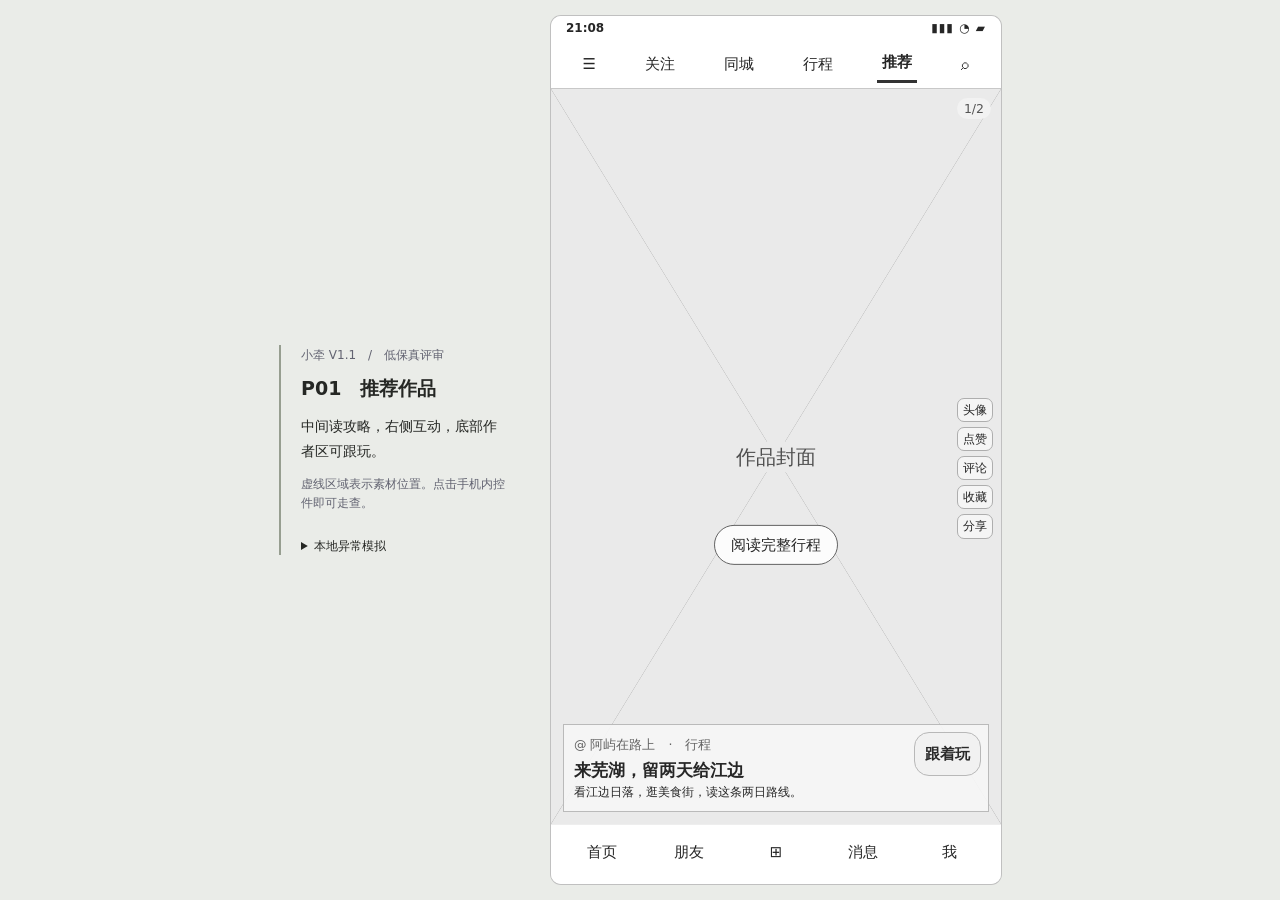
<file: versions/V1.1/原型/评审交付/小牵V1.1-低保真交互原型-修订版.html>
<!doctype html><html lang="zh-CN"><meta charset="utf-8"><meta name="viewport" content="width=device-width,initial-scale=1"><meta name="theme-color" content="#f8f7fb"><title>小牵 V1.1 低保真交互原型</title><style>*{box-sizing:border-box}body{margin:0;background:#e9e9ef;color:#16161c;font:15px system-ui,"Microsoft YaHei",sans-serif}button,input,select,textarea{font:inherit;color:inherit}button{cursor:pointer;border:0;background:none;padding:0}button:focus-visible{outline:2px solid #fa1557;outline-offset:2px}input,select,textarea{max-width:100%;border:0;background:#f2f1f6;border-radius:10px;padding:10px}input[type=checkbox],input[type=radio]{accent-color:#ff0951}textarea{width:100%;resize:vertical}img{object-fit:cover;vertical-align:middle}h1,h2,h3,p{margin:0 0 10px}h1{font-size:25px}h2{font-size:19px}h3{font-size:16px}small,.muted{color:#626371}#phone{position:relative;max-width:480px;height:100dvh;margin:auto;background:#f8f7fb;box-shadow:0 0 55px #21213429;overflow:hidden}#app{height:100%;display:flex;flex-direction:column}main{flex:1;min-height:0;overflow:auto;overscroll-behavior:contain;scrollbar-width:thin}.pad{padding:12px}.bar{display:grid;grid-template-columns:86px 1fr 86px;align-items:center;text-align:center;min-height:54px;padding:6px 12px;background:#fff;border-bottom:1px solid #efedf2;z-index:1}.bar strong{font-size:19px}.back{font-size:28px;text-align:left}.foot{display:flex;gap:8px;justify-content:space-around;align-items:center;padding:10px 12px max(14px,env(safe-area-inset-bottom));background:#fff;border-top:1px solid #efedf2}.foot>*{flex:1}.btn{padding:11px 10px;border-radius:15px;background:#efedf4;font-weight:650;text-align:center}.primary{background:linear-gradient(110deg,#ff1554,#ff0050);color:white}.outline{background:#fff;border:1px solid #ed1454;color:#df114b}.accent{color:#e41350}.wide{width:100%}.box{background:#fff;border-radius:15px;padding:13px;margin-bottom:10px;box-shadow:0 2px 7px #2220360a}.row{display:flex;gap:9px;align-items:center}.between{justify-content:space-between}.grow{flex:1;min-width:0}.line{padding:10px 0;border-bottom:1px solid #f0eef3}.line:last-child{border-bottom:0}.tabs{display:flex;gap:3px;background:white;overflow:auto}.tabs button{flex:1;white-space:nowrap;padding:13px 7px;border-bottom:3px solid transparent}.tabs .active{font-weight:750;border-bottom-color:#ff0750;color:#d91347}.days{background:transparent;margin:9px 0}.days button{border-radius:10px;background:#efedf3}.days .active{background:#ffe5ed}.thumb{width:63px;height:53px;border-radius:9px}.cover{width:92px;height:112px;border-radius:10px}.hero{height:175px;background-position:center;background-size:cover;color:#fff;display:flex;flex-direction:column;justify-content:flex-end;padding:14px;position:relative}.hero h1{margin:0 0 4px}.hero .btn{background:#1118;color:#fff;padding:6px}.badge{display:inline-block;border-radius:20px;background:#ffe5ee;color:#d9104c;padding:3px 8px;font-size:12px;white-space:nowrap}.green{background:#d9f5e9;color:#14713d}.purple{background:#eee7ff;color:#5534a8}.map{position:relative;overflow:hidden;height:115px;border-radius:12px;background:#e9eadf}.map canvas{width:100%;height:100%;display:block}.map button{position:absolute;top:7px;right:7px;background:white;border-radius:16px;padding:5px 8px;font-size:12px}.timeline{border-left:1px solid #d6d2db;margin-left:7px;padding-left:12px}.point{position:relative;margin:8px 0}.point:before{content:"";width:8px;height:8px;border:2px solid #ff1455;background:white;border-radius:100%;position:absolute;left:-19px;top:17px}.time{min-width:43px;font-weight:750;font-size:13px}.place{border-radius:12px;background:white;padding:6px 8px;box-shadow:0 1px 5px #2221;text-align:left}.leg{margin:4px 0 6px 51px;padding:6px 10px;border-radius:9px;background:#ffedf2;font-size:12px;width:calc(100% - 51px);text-align:left}.grid{display:grid;grid-template-columns:1fr 1fr;gap:9px}.tile{background:#fff;border-radius:13px;overflow:hidden;text-align:left;box-shadow:0 2px 8px #2221}.tile div{padding:10px}.tile img{width:100%;height:147px}.tag{position:absolute;top:8px;left:8px;background:#f01853;color:white;border-radius:8px;padding:4px 7px;font-size:12px}.tilepic{position:relative}.categories{display:flex;justify-content:space-around;gap:4px;text-align:center;font-size:12px;margin:16px 0}.categories b{display:block;font-size:24px}.feed{background:linear-gradient(0deg,#141318 0%,transparent 65%),none center/cover;display:flex;flex-direction:column;justify-content:flex-end;color:white;position:relative}.dark{background:#1d1c23;color:white;border-color:#333}.feed .entry{align-self:center;color:white;border:1px solid #fff9;border-radius:22px;padding:8px 18px;position:absolute;bottom:31%}.feed .actions{position:absolute;right:12px;bottom:16%;display:grid;gap:12px;text-align:center}.feed .actions button{font-size:21px}.feed .caption{padding:14px 65px 16px 14px}.pink{background:#fff0f5}.photo{width:100%;max-height:230px;border-radius:10px}.photogrid{display:grid;grid-template-columns:repeat(3,1fr);gap:6px;margin-top:8px}.photogrid img{width:100%;height:75px;border-radius:8px}.empty{text-align:center;padding:46px 16px;color:#666}.empty img{width:105px;margin-bottom:14px}.empty h3{color:#16161c}.shade{position:absolute;inset:0;background:#1c1a2888;z-index:5;display:flex;align-items:end}.sheet{background:#faf9fc;border-radius:23px 23px 0 0;width:100%;max-height:91%;overflow:auto;padding:13px 15px 20px;overscroll-behavior:contain}.grab{width:37px;height:4px;border-radius:10px;background:#c2c0c8;margin:0 auto 8px}.sheethead{display:grid;grid-template-columns:32px 1fr 32px;text-align:center;align-items:center;margin-bottom:12px}.sheethead button{font-size:22px}.center{align-items:center;padding:25px}.center .sheet{border-radius:20px;text-align:center}.stack{display:grid;gap:8px}.stack button,.selectrow{display:flex;align-items:center;gap:9px;width:100%;padding:11px;background:white;border-radius:9px;text-align:left}.selectrow.selected{background:#ffe9f0;outline:1px solid #ff1653}.form label{display:block;margin:8px 0;font-weight:600}.form input:not([type=checkbox]):not([type=radio]),.form select{width:100%}.steps{display:flex;justify-content:space-around;text-align:center;margin:8px 0 17px;font-size:12px}.steps b{display:block;margin:0 auto 5px;border-radius:50%;background:#dfdde5;width:23px;line-height:23px}.steps .active b{background:#ff1052;color:white}progress{width:100%;accent-color:#ff0b50}#toast{position:absolute;z-index:12;bottom:77px;left:50%;transform:translateX(-50%);width:max-content;max-width:90%;padding:10px 15px;border-radius:12px;background:#23212df2;color:white;text-align:center;pointer-events:none}#toast:empty{display:none}.recordpic{width:100%;height:66px;background:#ffedf3;border-radius:8px;display:grid;place-items:center;color:#d91347}.round{border-radius:25px}.status{padding:8px 16px 0;display:flex;justify-content:space-between;font-size:12px;font-weight:750;background:#fff}.status.dark{background:#1d1c23}
[data-drag]{touch-action:none;-webkit-user-select:none;user-select:none}.feed .actions>img{width:42px;height:42px;border-radius:50%;border:2px solid white;margin:auto}.feed .actions .btn{font-size:13px}.feed .actions small{margin-top:-9px}.bar .btn{padding:6px 10px}.hero .back{color:white}.categories button{min-width:0}.point img{pointer-events:none}.sheet .map{margin-bottom:9px}.active{font-weight:750}.foot .active{text-decoration:underline;text-underline-offset:6px}
.feed{background-position:center,center 55%}.feed .caption{padding-bottom:23px}.feed .entry{bottom:30%;font-weight:600}.status span:last-child{letter-spacing:1px}.tilepic img{display:block}.box .row>input[type=date]{min-width:140px}.pub-cover{max-height:260px}
.reference-view{padding:0;background:#fff}.reference{position:relative;aspect-ratio:var(--ref-ratio);width:100%;flex:none;background:#fff}.reference-image{position:absolute;inset:0;width:100%;height:100%;object-fit:fill}.reference-fit{min-height:100%}.ref-action{position:absolute;z-index:1;color:transparent;font-size:0;border-radius:10px;background:transparent}.ref-action:focus-visible{outline:2px solid #ff0b50;outline-offset:-2px;background:#ff0b5024}.ref-action.ref-visible{background:#28212b80;color:#ff2d62;font-size:27px}.reference-footer{margin-top:auto}.route-reference{width:100%;height:100%;object-fit:fill;display:block}.reference-fit .reference-image{width:100%;height:100%}@media(min-width:520px){#phone:has([data-page=feed]){max-width:min(480px,57.1dvh)}}
.sheet-art{padding:0;background:transparent;overflow:hidden}.sheet-art .reference{background:transparent}.shade.center{backdrop-filter:blur(2px)}.shade:has(.sheet-art){background:#25252c80}.shade.center:has(.sheet-art){padding:0 6%}
#app[data-page="edit"]>.reference,#app[data-page="record"]>.reference,#app[data-page="search"]>.reference{background:#f8f7fb}
#app[data-page="edit"] main,#app[data-page="record"] main{padding:10px 13px}
#app[data-page="edit"] main>.box:first-child{padding:10px 14px}
#app[data-page="edit"] [data-edit=title]{background:#efedf4;font-size:16px;font-weight:750;padding:9px 12px;margin:4px 0 0}
#app[data-page="edit"] label.row input{background:none;text-align:right;padding:0 1px;font-weight:700;max-width:48%}
#app[data-page="edit"] .line{padding:10px 0}
#app[data-page="edit"] .map{height:auto;aspect-ratio:3.45}
#app[data-page="edit"] .place .thumb{width:61px;height:48px}
#app[data-page="edit"] .timeline+.btn{background:#fff;margin-top:9px;box-shadow:0 1px 5px #2221}
#app[data-page="edit"] footer .btn{border-radius:10px;font-size:15px}
#app[data-page="edit"] footer .btn:not(.primary){border:1px solid #d1cfd7;background:white}
#app[data-page="edit"] footer .primary{flex:1.5}
#app[data-page="record"] .box{box-shadow:none;border-radius:16px;padding:12px 16px;margin-bottom:8px}
#app[data-page="record"] .box label{margin:3px 0}
#app[data-page="record"] .box input,#app[data-page="record"] .box textarea,#app[data-page="record"] .box select{margin-top:7px;background:#f3f2f6}
#app[data-page="record"] .recordpic{height:61px}
#app[data-page="record"] footer{background:#f9f8fc;border:0}
#app[data-page="private"] .hero{height:auto;min-height:165px;aspect-ratio:2.14}
#app[data-page="private"] .days .active{background:#ffe7ef;color:#e41552}
#app[data-page="search"] main{background:#fff}
#app[data-page="search"] .line .thumb{width:73px;height:66px}
#app[data-page="search"] .badge{background:white;color:#e6114c;border:1px solid #f33369;white-space:nowrap}
#app[data-page="publish"] .steps{position:relative}
#app[data-page="publish"] .steps:before{content:"";height:2px;background:#dedce2;position:absolute;left:16%;right:16%;top:11px}
#app[data-page="publish"] .steps b{position:relative;z-index:1}
#app[data-page="publish"] .box{box-shadow:none;border:1px solid #f0edf3}
#app[data-page="publish"] footer .btn{border-radius:28px}
.transport-sheet{padding:11px 14px 22px;border-radius:24px 24px 0 0}.transport-sheet .sheethead{font-size:19px;margin-bottom:16px}.transport-sheet .selectrow{margin-bottom:3px;border:1px solid #efedf3;padding:12px 10px}.transport-sheet .selectrow:has(input:checked){background:#ffe8ef;border-color:#f51051}.transport-sheet .selectrow input{order:1;margin-left:auto;min-width:18px;min-height:18px}.transport-sheet h3{font-weight:750}.transport-sheet .primary{font-size:17px}.reference-view>.grid{padding:0 10px 10px}
:root{color-scheme:light}body{background:#eaece8;color:#252724;font-family:"Noto Sans CJK SC",system-ui,sans-serif}#phone{max-width:460px;background:#fafaf8;box-shadow:0 0 0 1px #bec1bb;filter:grayscale(1)}.status{font-size:12px;padding:5px 15px}button{line-height:1.35}.topnav,.author{display:flex;align-items:center;justify-content:space-around;gap:6px;background:#fff;min-height:49px;border-bottom:1px solid #c8c9c5;padding:4px 10px}.topnav button{padding:7px 5px}.topnav .on{border-bottom:3px solid #333;font-weight:700}.author b{flex:1}.wfpic{display:inline-flex;align-items:center;justify-content:center;background:#e9eae7;border:1px dashed #aeafa9;font-size:12px;color:#4c504a;position:relative;line-height:1.3;flex-shrink:0}.wfpic>span{padding:2px 4px;background:#e9eae7}.poster,.tile .wfpic{width:100%;height:clamp(105px,16vh,150px)}.widepic,.photo.wfpic{width:100%;height:112px}.recpic{width:100%;height:58px}.avatar{width:32px;height:32px;border-radius:50%;font-size:10px}.wfpost{position:relative;overflow:hidden;min-height:0}.wfpost .fullpic{position:absolute;inset:0;width:100%;height:100%;border:0;font-size:20px;background:linear-gradient(to bottom right,transparent calc(50% - .6px),#c9cbc5 50%,transparent calc(50% + .6px)),linear-gradient(to top right,transparent calc(50% - .6px),#c9cbc5 50%,transparent calc(50% + .6px)),#e9eae7}.wfpost .read{position:absolute;top:62%;left:50%;transform:translate(-50%,-50%);border:1px solid #60645c;border-radius:30px;padding:9px 16px;background:#fcfcf9;white-space:nowrap}.rail{position:absolute;right:8px;top:35%;display:grid;gap:7px}.rail button{padding:5px 6px;border:1px solid #acafa6;border-radius:7px;background:#f4f6f0;font-size:12px}.caption{position:absolute;left:12px;right:12px;bottom:12px;background:#f6f7f3e8;border:1px solid #b8bcb2;padding:10px}.caption h2{font-size:17px;margin:5px 76px 0 0}.caption .btn{position:absolute;right:7px;bottom:8px}.chan{background:white;padding:9px 10px}.cats,.profmenu{display:flex;justify-content:space-between;gap:3px;margin-top:10px}.cats button,.profmenu button{flex:1;font-size:12px}.cats b{display:block;border:1px solid #aaa;width:24px;height:24px;margin:0 auto 3px;border-radius:6px;line-height:22px}.searchbtn{border:1px solid #999;border-radius:8px;background:#f8f8f5;padding:9px;text-align:left}.tile .tilepic{padding:0}.box,.place,.tile{border:1px solid #c5c8c1;box-shadow:none;border-radius:9px}.wireinfo{display:none}.wfmap{position:relative;background:#eef0ea;border:1px dashed #a0a69b;border-radius:6px;padding:9px;min-height:100px;margin-bottom:7px}.wfmap.large{min-height:205px}.wfmap>div{display:flex;align-items:center;flex-wrap:wrap;gap:4px;margin-top:17px}.wfmap>div span{font-size:12px;background:white;border:1px solid #b7bcb2;padding:3px 5px}.wfmap button{position:absolute;right:8px;top:6px;background:white;padding:2px 6px;border:1px solid #bbb}.hero{background:#dedfdb!important;color:#272926;height:160px}.hero:before{content:"行程封面";text-align:center;position:absolute;top:36%;left:37%;color:#666;font-size:12px}.hero .btn{background:#fff;color:#252824}.btn,.badge,.accent,.leg,.pink,.days button,.green,.purple{background:#f1f2ed;color:#272a23}.btn,.res{border:1px solid #b5b9b1}.primary,.tag{background:#444940!important;color:white!important}.tabs .active{border-color:#3a4037;color:#30372c}.res{display:block;text-align:left;padding:8px;width:100%;border-radius:6px;background:#f7f8f4;overflow-wrap:anywhere}.terms{display:grid;grid-template-columns:repeat(3,1fr);gap:4px}.prof{padding:0 10px 12px;background:#f3f4ef}.profp{width:100%;height:120px}.prof .row{margin:12px 0}.profmenu button{border:1px solid #bbb;border-radius:5px;padding:7px 2px}.photogrid{grid-template-columns:repeat(3,1fr)}.foot button{min-height:35px}input.grow{min-width:0}#notes{display:none}.bar{grid-template-columns:60px 1fr 78px}.grid small{font-size:11px}.tile b{font-size:14px}.sheet-art .stack{padding:16px}.sheet{background:#fbfbf9}
@media(min-width:980px){body{min-height:100dvh;display:flex;align-items:center;justify-content:center;gap:46px;padding:16px}#phone{width:450px;margin:0;height:min(890px,calc(100dvh - 32px));border-radius:10px}#notes{display:block;border-left:2px solid #979e90;padding-left:20px;width:226px}#notes small{font-size:12px}#notes h2{font-size:19px;margin:12px 0}#notes p{font-size:14px;line-height:1.8}}

.pagecount{position:absolute;top:9px;right:10px;border-radius:12px;padding:3px 7px;background:#f2f2ef;color:#555}.caption p{font-size:12px;margin:2px 60px 0 0}.caption:has(p:empty) p{display:none}.rail{top:42%;gap:5px}.rail button{padding:3px 5px}.profcover{position:relative;margin:0 -10px}.profp{height:190px}.profactions,.identity,.stats,.overview{display:flex;align-items:center;gap:8px}.profactions{position:absolute;left:9px;right:9px;top:6px;justify-content:flex-end}.profactions button:first-child{margin-right:auto}.profactions button,.identity{padding:4px 6px;border:1px solid #b6b7b5;border-radius:6px;background:#fafafa}.identity{position:absolute;bottom:8px;left:10px}.identity .avatar{width:43px;height:43px}.stats{justify-content:space-between;padding:8px 0}.overview>.wfmap{width:64%;margin:0 0 0 auto}.caption .btn{bottom:auto;top:7px}.profmenu{margin:8px 0}.hero:before{pointer-events:none}.tile .tilepic:has(.wfpic){min-height:0}

@supports not (height:100dvh){#phone{height:100vh} @media(min-width:980px){#phone{height:calc(100vh - 32px)}body{min-height:100vh}}}

.qa{margin-top:26px;font-size:12px}.qa summary{cursor:pointer}.qa button{display:block;margin:8px 0;padding:5px 7px;border:1px solid #aaa;border-radius:4px;background:#fff}.qa small{display:block;color:#454a44}
#app[data-page="create"]{background:#ebebeb;color:#222}
#app[data-page="create"] .status{background:inherit;color:inherit}
.creation-page{padding:12px 14px max(25px,env(safe-area-inset-bottom));display:flex;flex-direction:column;gap:16px}
.creation-top{display:grid;align-items:center;grid-template-columns:42px 1fr 42px}
.creation-close{width:40px;height:40px;font-size:32px;line-height:1}
.music-placeholder{display:inline-flex;align-items:center;justify-content:center;gap:7px;padding:8px 12px;min-height:39px;border:1px solid #bababa;border-radius:12px;background:#ececec;font-weight:680}
.creation-music{justify-self:center}
.creation-space{flex:1;min-height:36px}
.creation-controls{display:grid;gap:15px}
.creation-modes{display:grid;grid-template-columns:repeat(6,minmax(0,1fr));align-items:center;gap:2px}
.creation-modes button{min-height:42px;font-size:clamp(11px,3vw,15px);white-space:nowrap}
.creation-modes .itinerary-mode{border:1px solid #848484;border-radius:18px;background:#fff;font-weight:750}
.creation-actions{display:grid;grid-template-columns:1fr 1.4fr 1fr;align-items:center;text-align:center}
.creation-actions button{display:grid;justify-items:center;gap:6px}
.entry-icon{display:grid;place-items:center;width:38px;height:38px;font-size:19px;background:#ddd;border:1px solid #b3b3b3;border-radius:8px}
.itinerary-icon{width:clamp(65px,21vw,95px);aspect-ratio:1;display:grid;place-items:center;border-radius:100%;border:4px double currentColor;color:#fff;background:#4b4b4b}
.itinerary-icon svg{width:53%;height:53%}
.publish-music-row{display:flex;align-items:center;justify-content:space-between;gap:8px;margin-top:6px;padding-top:10px;border-top:1px solid #ddd}
.publish-music-row small{font-weight:400}
.publish-copy{min-height:78px;resize:vertical}
</style><aside id="notes"><small>小牵 V1.1　/　低保真评审</small><h2 id="where"></h2><p id="help"></p><small>虚线区域表示素材位置。点击手机内控件即可走查。</small><details class="qa"><summary>本地异常模拟</summary><button id="failWrite">下次保存失败</button><button id="failOpen">下次外部跳转失败</button><small id="testStatus" aria-live="polite"></small></details></aside><div id="phone"><div id="app"></div><div id="overlay"></div><output id="toast" role="status"></output></div><script>
"use strict";
const $=id=>document.getElementById(id);
const esc=v=>String(v??"").replace(/[&<>"']/g,c=>({"&":"&amp;","<":"&lt;",">":"&gt;",'"':"&quot;","'":"&#39;"})[c]);
const clone=typeof structuredClone==="function"?structuredClone:obj=>JSON.parse(JSON.stringify(obj));
const id=()=>Date.now().toString(36)+Math.random().toString(36).slice(2,8);
const places=[
 ["中江塔","stop0","景点"],["凤凰美食街","stop1","美食"],["芜湖滨江公园","stop2","景点"],["赭山公园","stop3","景点"],["芜湖古城","stop4","景点"],["芜湖八佰伴","mall","商场"],["镜湖公园","park","景点"],["小菜园（八佰伴店）","dish","美食"]
];
const modes=["驾车","公交","步行","骑行","打车"], modeIcons=["♧","▣","♙","♧","♧"];
const makeStop=(i,time="")=>({id:id(),i,time,stay:i===1?90:60,cost:i===1?50:0,note:"",visibility:"私密",links:{}});
const trip=(title="周末去芜湖",copy=false)=>({id:id(),title,city:"芜湖",date:copy?"":"2025-11-22",status:"待出发",cover:"tower",days:[[makeStop(0,"10:00"),makeStop(1,"11:30"),makeStop(2,"14:00")],[makeStop(3,"09:30"),makeStop(4,"11:30")]],records:[],prep:["预订往返车票","预订住宿","购买景区门票","准备身份证和充电宝","查看目的地天气"].map((name,i)=>({name,done:i<2}))});
const sample=trip("来芜湖，留两天给江边");
sample.records=[
 {title:"整个行程的旅行记录",body:"这次在芜湖待了两天，节奏很舒服！白天逛地标、吃美食，傍晚在滨江公园看江边日落，江风超治愈～",photos:["sunset.jpg","tower.jpg","river.jpg"],links:[]},
 ...["中江塔打卡体验","凤凰美食街觅食记","滨江公园的日落"].map((title,i)=>({title,stop:sample.days[0][i].id,body:["登上中江塔俯瞰长江和城市风光，历史感十足！","小吃种类特别多，虾籽面和锅贴都值得尝试。","江边的落日太治愈了，吹着江风很放松～"][i],photos:[[ "tower.jpg","stop0.jpg","sunset.jpg"],["food.jpg","dish.jpg","stop1.jpg"],["sunset.jpg"]][i],links:[["中江塔景区门票（成人）","芜湖文旅联票"],["凤凰美食街美食套餐","小吃街代金券"],[]][i]}))
];
const seed=trip(), coast={...trip("厦门海岛漫游计划"),city:"厦门",cover:"sea",days:[[]],status:"进行中"}, draft={...trip("南京周末citywalk"),city:"南京",cover:"sunset",days:[[]],status:"草稿"};
const storeKey="xiaoqian-wire-20261126";
let data;
try{data=JSON.parse(localStorage.getItem(storeKey))}catch{}
if(!data)data={trips:[seed,coast,draft],works:[],drafts:[],edits:{},likes:{},favorites:{}};
function save(){try{localStorage.setItem(storeKey,JSON.stringify(data));return true}catch{toast("本地存储空间不足，当前修改仍保留在本次会话");return false}}
let page={name:"feed"}, stack=[], modal=null, actions=[], overlayActions=[], edit, editOrigin, original, rec, pub, toastTimer, drag;
const allStops=t=>t.days.flat();
const stopName=s=>places[s.i][0];
const photoUrl=()=>"";
const image=(name,cls="",alt="")=>iconSlot(alt||(cls.includes("cover")?"行程封面":name==="empty"?"记录空态":name==="avatar"?"头像":name==="sunset"?"草稿封面":"地点图片"),cls);
function btn(label,fn,cls="",inModal=false,attr=""){
 const list=inModal?overlayActions:actions;
 return `<button type="button" class="${cls}" data-action="${list.push(fn)-1}" ${attr}>${label}</button>`;
}
const main=html=>`<main class="pad">${html}</main>`;
const status=(dark=false)=>`<div class="status ${dark?"dark":""}"><span>21:08</span><span>▮▮▮ ◔ ▰</span></div>`;
const header=(title,right="")=>`<header class="bar">${btn("‹",back,"back",false,'aria-label="返回"')}<strong>${esc(title)}</strong><div>${right}</div></header>`;
const foot=(...items)=>`<footer class="foot">${items.join("")}</footer>`;
const primary=(label,fn,m=false)=>btn(label,fn,"btn primary",m);
function toast(message){$("toast").textContent=message;clearTimeout(toastTimer);toastTimer=setTimeout(()=>$("toast").textContent="",2300)}
function rerender(){const y=document.querySelector("main")?.scrollTop;render();if(y)document.querySelector("main").scrollTop=y}
function go(name,props={}){page.scroll=document.querySelector("main")?.scrollTop||0;stack.push(page);page={name,...props};modal=null;render()}
function replace(name,props={}){page={name,...props};modal=null;render()}
function pop(){page=stack.pop()||{name:"feed"};modal=null;render();document.querySelector("main").scrollTop=page.scroll||0}
function back(){
 if(modal){modal.close();return}
 if(page.name==="edit"&&JSON.stringify(edit)!==page.initial){confirmBox("退出行程编辑？","可继续编辑或放弃本次修改。","放弃修改",pop);return}
 if(page.name==="record"&&JSON.stringify(rec)!==page.initial){sheet("保存旅行记录？",()=>`<div class="stack">${btn("继续编辑",close,"",true)}${btn("保存草稿并退出",()=>saveRecord(true),"",true)}${btn("放弃修改",()=>{close();pop()},"accent",true)}</div>`);return}
 if(page.name==="publish"&&pub.step>0){pub.step--;render();return}
 pop();
}
function sheet(title,content,{closeFn=close,center=false,visual=""}={}){modal={title,content,close:closeFn,center,visual};renderModal()}
function close(){modal=null;renderModal()}
function renderModal(){
 overlayActions=[];
 $("overlay").innerHTML=modal?`<div class="shade ${modal.center?"center":""}"><section class="sheet ${modal.visual==="art"?"sheet-art":""} ${modal.title==="选择出行方式"?"transport-sheet":""}" role="dialog" aria-modal="true" aria-label="${esc(modal.title)}">${modal.visual==="art"?"":`<div class="grab"></div><div class="sheethead"><span></span><strong>${esc(modal.title)}</strong>${btn("×",modal.close,"",true,'aria-label="关闭"')}</div>`}${modal.content()}</section></div>`:"";
 paintMaps();
}
$("phone").addEventListener("click",e=>{const b=e.target.closest("[data-action]");if(b)(b.closest("#overlay")?overlayActions:actions)[b.dataset.action]?.()});
document.addEventListener("keydown",e=>{if(e.key==="Escape")back()});
history.pushState({demo:true},"");
window.addEventListener("popstate",()=>{back();history.pushState({demo:true},"")});
function set(key,value){page[key]=value;rerender()}
function tabs(items,selected,fn,extra=""){return `<div class="tabs ${extra}">${items.map((item,i)=>btn(esc(item),()=>fn(item,i),item===selected?"active":"")).join("")}</div>`}
const navigation=(dark=false)=>`<footer class="foot ${dark?"dark":""}">${btn("首页",()=>go("feed"))}${btn("朋友",()=>native("朋友"))}${btn("⊞",createPicker,"",false,'aria-label="创作"')}${btn("消息",()=>native("消息"))}${btn("我",()=>go("profile"))}</footer>`;
function musicPlaceholder(cls=""){
 return btn('<span aria-hidden="true">♫</span><span>选择音乐</span>',()=>toast("音乐入口占位，当前无需选择音乐"),"music-placeholder "+cls);
}
function createPicker(){go("create")}
function createPage(){
 const modes=["文字","AI创作","相机","图片","直播","行程"];
 const enterItinerary=()=>startEdit();
 const placeholder=label=>()=>toast(label+"入口占位");
 return status()+`<main class="creation-page" aria-label="创作页面">
 <header class="creation-top">${btn("×",back,"creation-close",false,'aria-label="关闭创作"')}${musicPlaceholder("creation-music")}</header>
 <div class="creation-space"></div>
 <section class="creation-controls" aria-label="创作类型">
 <div class="creation-modes">${modes.map(label=>btn(label,label==="行程"?enterItinerary:placeholder(label),label==="行程"?"itinerary-mode":"")).join("")}</div>
 <div class="creation-actions">${btn('<span class="entry-icon" aria-hidden="true">▧</span><span>相册</span>',placeholder("相册"))}
 ${btn('<span class="itinerary-icon" aria-hidden="true"><svg viewBox="0 0 52 44" fill="none" stroke="currentColor" stroke-width="2.4"><path d="M19 13c0 5-7 12-7 12S5 18 5 13a7 7 0 1 1 14 0ZM46 10c0 5-7 12-7 12s-7-7-7-12a7 7 0 1 1 14 0Z"/><circle cx="12" cy="13" r="2"/><circle cx="39" cy="10" r="2"/><path d="M7 36c6-8 20-9 30-4 12 5 16-4 4-7"/></svg></span><b>创建行程</b>',enterItinerary,"itinerary-create")}
 ${btn('<span class="entry-icon" aria-hidden="true">▤</span><span>模板</span>',placeholder("模板"))}</div>
 </section></main>`;
}
const topNav=(channel,dark=false)=>`<div class="foot ${dark?"dark":""}">${btn("☰",()=>go("profile"))}${btn("关注",()=>go("feed"))}${btn("同城",()=>go("channel",{category:"附近"}))}${btn("行程",()=>go("channel"),channel?"accent":"")}${btn("推荐",()=>go("feed"),channel?"":"active")}${btn("⌕",()=>go("search"),"",false,'aria-label="搜索"')}</div>`;

function toggle(key,ref){data[key][ref]=!data[key][ref];save();rerender()}
function openPublic(copy=false,t=sample){go("public",{trip:t,day:0});if(copy)copySheet(t)}
const tileList=[["mountain","行程","川西3天2晚自驾行程｜雪山湖泊·小众秘境全攻略","@阿屿在路上　♡ 1.2万"],["food","团购","牛香十里潮汕牛肉火锅","¥88　已售3000+"],["lake","景点百科","杭州西湖景区","★ 4.8　12.3万条评价"],["sea","行程","厦门4天3晚海岛慢游｜鼓浪屿·环岛路","@旅行小鹿　♡ 8,642"],["tower","行程","来芜湖，留两天给江边","@阿屿在路上　5站"]];
function nativePage(){return header(page.title)+main(`<div class="box"><h2>${esc(page.title)}</h2><p class="muted">平台原生页面 · 演示占位</p>${btn("返回来源",pop,"btn outline")}</div>`)}
function paintMaps(){document.querySelectorAll("canvas[data-map]").forEach(c=>{
 const ctx=c.getContext("2d"),w=c.width,h=c.height, names=JSON.parse(c.dataset.map);
 ctx.fillStyle="#e9e9e4";ctx.fillRect(0,0,w,h);
 for(let j=0;j<9;j++){ctx.fillStyle=j%2?"#d1e9c4":"#e1efcf";ctx.fillRect(j*86-15,(j*47)%h,73,52)}
 ctx.fillStyle="#7bd6f0";ctx.beginPath();ctx.moveTo(w*.62,0);ctx.lineTo(w*.80,0);ctx.lineTo(w*.61,h);ctx.lineTo(w*.49,h);ctx.closePath();ctx.fill();
 ctx.strokeStyle="#fff";ctx.lineWidth=6;for(let j=0;j<12;j++){ctx.beginPath();ctx.moveTo(j*80-90,0);ctx.lineTo(j*80-170,h);ctx.stroke()}for(let j=0;j<4;j++){ctx.beginPath();ctx.moveTo(0,j*65-30);ctx.lineTo(w,j*65+45);ctx.stroke()}
 const dots=names.map((_,i)=>[95+i*(w-190)/Math.max(1,names.length-1),h*(.31+(i%2)*.20)+i*2]);
 dots.forEach(([x,y],i)=>{if(!i)return;const [a,b]=dots[i-1];ctx.beginPath();ctx.moveTo(a,b);ctx.bezierCurveTo((a+x)/2,b,(a+x)/2,y,x,y);ctx.strokeStyle="#fff";ctx.lineWidth=10;ctx.stroke();ctx.strokeStyle="#ff1856";ctx.lineWidth=5;ctx.stroke()});
 dots.forEach(([x,y],i)=>{ctx.beginPath();ctx.arc(x,y,17,0,Math.PI*2);ctx.fillStyle="#fb124f";ctx.fill();ctx.fillStyle="#fff";ctx.textAlign="center";ctx.font="bold 19px sans-serif";ctx.fillText(i+1,x,y+6);ctx.font="bold 17px Microsoft YaHei";const size=ctx.measureText(names[i]).width+15;ctx.fillStyle="#fffffff1";ctx.beginPath();ctx.roundRect(x-size/2,y+18,size,24,11);ctx.fill();ctx.fillStyle="#16161c";ctx.fillText(names[i],x,y+36)});
 if(!names.length){ctx.fillStyle="#53545d";ctx.textAlign="center";ctx.font="22px Microsoft YaHei";ctx.fillText("添加地点后显示路线",w/2,h/2)}
})}
function legInfo(a,b){const base=a.i===0&&b.i===1?3.2:a.i===1&&b.i===2?1.6:1.2+Math.abs(a.i-b.i)*.7;
 const mode=a.links?.[b.id]??(base<2?2:0);
 const mins=[Math.max(8,Math.round(base*3)),Math.round(base*5.6),Math.round(base<2?base*6.25:base*12.5),Math.round(base*4.7),Math.max(8,Math.round(base*3))];
 return {base,mode,mins}
}
const dateLabel=(t,i=0)=>{if(!t.date)return "";const d=new Date(t.date+"T12:00:00");d.setDate(d.getDate()+i);return (d.getMonth()+1)+"/"+d.getDate()};
function dayTabs(t,day,fn,add=null,m=false){return `<div class="tabs days">${t.days.map((_,i)=>btn(`第 ${i+1} 天 ${dateLabel(t,i)}`,()=>fn(i),i===day?"active":"",m)).join("")}${add?btn("＋ 添加天数",add,"",m):""}</div>`}
function timeline(t,day,kind="private",m=false){
 const stops=t.days[day]||[];
 return `<div class="box"><h3>第 ${day+1} 天 ${dateLabel(t,day)}</h3>${stops.length?`<div class="timeline">${stops.map((s,i)=>{
 const next=stops[i+1],leg=next&&legInfo(s,next);
 const handler=kind==="edit"?()=>stopSheet(s):()=>kind==="preview"?previewPlace(s,t,day):native(stopName(s));
 return `<div class="point"><div class="row"><span class="time">${esc(s.time||"待填写")}</span>${btn(`${image(places[s.i][1],"thumb")}<span class="grow"><b>${stopName(s)}</b><br><small>停留 ${s.stay} 分钟 · ${s.cost?"约 ¥"+s.cost:"免费"}</small></span><span>${kind==="edit"?"☰":"›"}</span>`,handler,"place row grow",m,kind==="edit"?`data-drag="stop" data-index="${i}" draggable="true"`:"")}</div>${kind==="public"?t.records.filter(r=>r.stop===s.id).map(r=>recordCard(r,false,true)).join(""):""}${leg?btn(`${modeIcons[leg.mode]}　${modes[leg.mode]} · 约 ${leg.base.toFixed(1)} 公里 · 约 ${leg.mins[leg.mode]} 分钟　›`,()=>kind==="edit"?transport(s,next):toast("路线时间为演示估算"),"leg",m):""}</div>`
 }).join("")}</div>`:'<p class="muted">当天还没有地点</p>'}${kind==="edit"?btn("＋ 添加地点",()=>go("search",{adding:true,query:"芜湖八佰伴"}),"btn wide"):""}</div>`
}
function addStop(i){const s=makeStop(i);edit.days[page.day].push(s);render();stopSheet(s)}
function startEdit(t=null,isCopy=false,fromDraft=false){
 close();original=t&&!isCopy&&t.status!=="草稿"?t:null;editOrigin=fromDraft?"draft":"formal";
 edit=clone(t||{...trip(""),city:"",date:"",days:[[]],prep:[],status:"草稿"});
 go("edit",{day:0,initial:JSON.stringify(edit)});
}
function editEntry(t,fromList=false){
 const stored=data.edits[t.id];
 if(!stored){startEdit(t);return}
 sheet(fromList?"发现未完成编辑草稿":"继续编辑行程",()=>`<div class="stack">${btn("继续编辑草稿",()=>{startEdit(stored,false,true);original=t},"",true)}${btn(fromList?"查看原行程":"编辑当前正式行程",()=>{close();if(fromList)openPrivate(t);else startEdit(t)},"",true)}</div>`)
}
function editor(){
 const d=page.day;
 const field=(label,key,type,attrs="")=>`<label class="row between line"><b>${key==="city"?"♧":"▤"}　${label} <span class="accent">*</span></b><input aria-label="${label}" data-edit="${key}" type="${type}" value="${esc(edit[key])}" ${attrs}></label>`;
 return reference("editstatus",887,154,[[1,41,13,55,"返回",back],[75,41,24,55,"编辑信息",()=>document.querySelector("[data-edit=title]").focus()]]) +
 main(`<section class="box"><label for="edit-title"><b>行程标题 <span class="accent">*</span></b></label><input class="wide" id="edit-title" data-edit="title" maxlength="30" value="${esc(edit.title)}" placeholder="给行程起个名字">${field("目的地","city","text",'placeholder="请输入目的地" maxlength="25"')}${field("出发日期","date","date")}<div class="line row between"><b>天数 <span class="accent">*</span></b>${btn(edit.days.length+" 天　›",dayCount)}</div></section>
 <div class="box"><h3>路线地图</h3>${map(edit,d)}</div>${dayTabs(edit,d,i=>set("day",i),()=>{if(edit.days.length>=14){toast("演示最多支持 14 天");return}edit.days.push([]);set("day",edit.days.length-1)})}${timeline(edit,d,"edit")}`)+
 foot(btn("保存草稿",saveEditDraft,"btn"),btn("路线预览",()=>previewRoute(d),"btn"),primary("完成编辑",finishEdit));
}
function dayCount(){sheet("设置行程天数",()=>`<div class="row between"><label>天数　<input id="days-count" type="number" min="1" max="14" value="${edit.days.length}"></label>${primary("确定",()=>{const n=Number($("days-count").value);if(!Number.isInteger(n)||n<1||n>14){toast("请输入 1–14 天");return}if(edit.days.slice(n).some(x=>x.length)){toast("请先移除要缩减日期中的地点");return}while(edit.days.length<n)edit.days.push([]);edit.days.length=n;page.day=Math.min(page.day,n-1);close();rerender()},true)}</div>`)}
function updateTrip(t){const i=data.trips.findIndex(x=>x.id===t.id);if(i<0)data.trips.unshift(t);else data.trips[i]=t}
function leaveEditor(t){if(stack[stack.length-1]?.name==="private"){replace("private",{id:t.id,day:0,tab:"行程安排"});stack.pop()}else replace("private",{id:t.id,day:0,tab:"行程安排"})}
function previewPlace(s,t,day){sheet(stopName(s),()=>`<div class="box row">${image(places[s.i][1],"thumb")}<div>${esc(s.time||"待填写")} · 停留 ${s.stay} 分钟</div></div>`,{closeFn:()=>previewRoute(day)});}
function stopSheet(s,working=clone(s)){
 const restart=()=>stopSheet(s,working);
 const discard=()=>{if(JSON.stringify(working)!==JSON.stringify(s))confirmBox("放弃地点修改？","如果是新添加的地点，地点仍保留在行程中。","放弃修改",()=>{},restart);else close()};
 const today=edit.days[page.day], incoming=today[today.indexOf(s)-1];
 sheet(stopName(s),()=>`<div class="row box">${image(places[s.i][1],"thumb")}<div><h3>${stopName(s)}</h3><small>${esc(edit.city||"芜湖")} · ${places[s.i][2]}</small></div></div>
 <div class="form" id="stop-form"><label>计划到达时间<input type="time" data-stop="time" value="${esc(working.time)}"></label>
 <div class="line row between"><b>前往方式</b>${incoming?btn(modes[legInfo(incoming,s).mode]+"　›",()=>transport(incoming,s,restart),"",true):"<small>当天首站</small>"}</div>
 <label>预计停留时间（分钟）<input type="number" min="0" data-stop="stay" value="${working.stay}"></label>
 <label>预计花销（元）<input type="number" min="0" data-stop="cost" value="${working.cost}"></label>
 <label>备注　<select style="width:auto" data-stop="visibility">${["公开","仅朋友可见","私密"].map(v=>`<option ${v===working.visibility?"selected":""}>${v}</option>`).join("")}</select></label><textarea rows="2" data-stop="note" placeholder="写下地点备注">${esc(working.note)}</textarea></div>
 <div class="row">${btn("删除地点",()=>removeStop(s,restart),"btn accent",true)}${btn("确定",()=>{Object.assign(s,{...working,links:s.links});close();rerender();const day=edit.days[page.day];if(conflicts(edit))toast("请留意时间顺序冲突")},"btn primary grow",true)}</div>`,{closeFn:discard});
 document.querySelectorAll("[data-stop]").forEach(el=>el.oninput=()=>working[el.dataset.stop]=el.type==="number"?Math.max(0,Number(el.value)):el.value);
}
function transport(a,b,returnTo=null){
 const l=legInfo(a,b);let chosen=l.mode;
 const apply=(dismiss=false)=>{a.links[b.id]=chosen;if(returnTo)returnTo();else{close();rerender()}if(dismiss&&chosen!==l.mode)toast("已保留最新交通方式")};
 sheet("选择出行方式",()=>`<h3>从 ${stopName(a)}　→　${stopName(b)}</h3><p class="muted">约 ${l.base.toFixed(1)} 公里</p>${modes.map((mode,i)=>`<label class="selectrow line"><input name="transport" type="radio" value="${i}" ${i===chosen?"checked":""}> ${modeIcons[i]}　<b>${mode}</b>　约 ${l.mins[i]} 分钟</label>`).join("")}<div style="margin-top:14px">${btn("确认",()=>apply(),"btn primary wide",true)}</div>`,{closeFn:()=>apply(true)});
 document.querySelectorAll('[name=transport]').forEach(el=>el.onchange=()=>{chosen=Number(el.value);document.querySelectorAll('[name=transport]').forEach(x=>x.parentElement.classList.toggle("selected",x.checked))});
}
function removeStop(s,cancel){
 const linked=edit.records.some(r=>r.stop===s.id);
 const remove=()=>{edit.days[page.day]=edit.days[page.day].filter(x=>x.id!==s.id);edit.records.forEach(r=>{if(r.stop===s.id)r.stop=""});rerender()};
 confirmBox("删除这个地点？",linked?"该地点关联了旅行记录。删除地点后，相关记录将保留为不关联地点的旅行记录。":"删除后将更新相邻路线。",linked?"保留记录并删除地点":"删除地点",remove,cancel);
}
function listPage(){
 const statuses=["全部","待出发","进行中","已完成","草稿"];
 const active=page.filter||"全部";
 const entries=data.trips.filter(t=>active==="全部"||t.status===active);
 return header("我的行程",btn("＋ 新建行程",()=>startEdit(),"accent"))+tabs(statuses,active,x=>{page.filter=x;render()})+main(entries.length?entries.map(t=>`<div class="box row">${image(t.cover,"cover")}<div class="grow"><div class="row between"><b>${esc(t.title||"未命名行程")}</b><span class="badge ${t.status==="草稿"?"purple":t.status==="进行中"||t.status==="已完成"?"green":""}">${t.status}</span></div><p style="margin:5px 0"><small>♧ ${esc(t.city||"未设置目的地")}<br>▤ ${esc(t.date||"未设置出发日期")}<br>◷ ${t.days.length} 天 · ${allStops(t).length} 个地点</small></p><div class="row between">${btn(t.status==="草稿"?"继续编辑":t.status==="进行中"?"继续记录":t.status==="已完成"?"发布作品":"✎ 编辑",()=>{if(t.status==="已完成"){openPrivate(t);chooseType(t)}else if(t.status==="进行中")openPrivate(t,"旅行记录");else editEntry(t,true)},"btn")}${t.status==="草稿"?"":btn("查看",()=>data.edits[t.id]?editEntry(t,true):openPrivate(t),"btn")}${btn("•••",()=>more(t),"",false,'aria-label="更多操作"')}</div></div></div>`).join(""):'<div class="empty">这个分类暂时没有行程</div>');
}
const getTrip=()=>data.trips.find(t=>t.id===page.id);
function openPrivate(t,tab="行程安排"){go("private",{id:t.id,tab,day:0})}
function more(t){
 const rename=()=>sheet("重命名",()=>`<div class="row"><input id="rename" maxlength="30" class="grow" value="${esc(t.title)}">${primary("保存",()=>{const name=$("rename").value.trim();if(!name){toast("请输入标题");return}t.title=name;save();close();rerender()},true)}</div>`);
 const remove=()=>confirmBox("确定删除这条私人行程？","删除后无法恢复。已发布的作品将独立保留。","删除行程",()=>{data.trips=data.trips.filter(x=>x.id!==t.id);delete data.edits[t.id];save();if(page.name==="private")pop();else rerender()});
 if(t.status==="待出发"||t.status==="进行中"){
  sheet("更多操作",()=>reference("moremenu",494,415,[[87,2,12,18,"关闭",close],[3,18,94,19,"重命名",rename],[3,37,94,17,"标记为已完成",()=>complete(t)],[3,54,94,16,"删除行程",remove],[3,69,94,20,"取消",close]],"dialog-art",true),{visual:"art"});
  return
 }
 sheet("更多操作",()=>`<div class="stack">${btn("✎　重命名",rename,"",true)}${btn("♜　删除行程",remove,"accent",true)}${btn("取消",close,"",true)}</div>`);
}

function privatePage(){
 const t=getTrip();if(!t)return header("我的行程")+main("<p>行程已删除</p>");
 const d=page.day||0,tab=page.tab;
 const body=tab==="行程安排"?`${map(t,d)}${dayTabs(t,d,i=>set("day",i))}${timeline(t,d)}`:tab==="行前准备"?prep(t):records(t);
 return `<div class="hero" style="background:#dedfdb"><div style="position:absolute;inset:8px 14px auto" class="row between">${btn("‹",back,"back")}${btn("分享",()=>toast("私人路线快照分享计划在 V2 开放"))}${btn("•••",()=>more(t))}</div><h1>${esc(t.title||"未命名行程")}</h1><div class="row between"><div><span class="badge ${t.status==="已完成"?"green":""}">${t.status}</span>　${esc(t.city)} · ${t.days.length} 天${t.days.length>1?t.days.length-1+" 晚":""}</div>${btn("✎ 编辑行程",()=>editEntry(t),"btn")}</div></div><div class="foot"><small>▤ ${dateLabel(t)||"未设置出发日期"}</small><small>◷ ${t.days.length} 天</small><small>♧ ${allStops(t).length} 个地点</small></div>`+
 tabs(["行程安排","行前准备","旅行记录"],tab,x=>{page.tab=x;render()})+main(body)+
 (t.status==="已完成"?foot(btn("查看记录",()=>set("tab","旅行记录"),"btn"),primary("➤ 发布作品",()=>chooseType(t))):t.status==="进行中"?foot(primary("□ 结束行程",()=>complete(t))):foot(primary("▷ 开始行程",()=>{if(!t.date){toast("请先设置出发日期");return}t.status="进行中";save();rerender()}),btn("✓ 标记为已完成",()=>complete(t),"btn")));
}
function prep(t){
 const done=t.prep.filter(x=>x.done).length;
 return `<div class="box"><div class="row between"><h3>准备进度</h3><small>${done}/${t.prep.length} 已完成</small></div><progress max="${t.prep.length||1}" value="${done}"></progress>${t.prep.map((x,i)=>`<div class="row line" data-drag="prep" data-index="${i}" draggable="true">${btn(x.done?"●":"○",()=>{x.done=!x.done;save();rerender()},"accent")}<span class="grow">${esc(x.name)}</span><span class="muted">☰</span>${btn("↑",()=>move(t.prep,i,i-1,true))}${btn("删除",()=>{t.prep.splice(i,1);save();rerender()},"accent")}</div>`).join("")}<div style="margin-top:12px">${btn("＋ 添加准备事项",()=>sheet("添加准备事项",()=>`<div class="row"><input id="todo" maxlength="50" placeholder="例如：准备雨伞" class="grow">${primary("添加",()=>{const name=$("todo").value.trim();if(!name)return;t.prep.push({name,done:false});save();close();rerender()},true)}</div>`),"btn wide pink accent")}</div></div>`;
}
function records(t){const add=btn("⊕ 添加旅行记录",()=>openRecord(t),"btn round");return t.records.length?`${add}${t.records.map(r=>`${recordCard(r,true)}${btn(r.draft?"继续编辑草稿":"编辑记录",()=>openRecord(t,r),"accent")}`).join("")}`:`<div class="box empty">${image("empty")}<h3>还没有旅行记录</h3><p>随时记录体验、照片与感受，<br>也可以添加团购、门票等推荐。</p>${add}</div>`}
function move(list,from,to,persist=false){if(from===to||to<0||to>=list.length)return;list.splice(to,0,list.splice(from,1)[0]);if(persist)save();rerender();if(list===edit?.days?.[page.day]&&conflicts(edit))toast("部分地点时间冲突")}
$("app").addEventListener("dragstart",e=>{const el=e.target.closest("[data-drag]");if(el){drag={type:el.dataset.drag,index:+el.dataset.index};e.dataTransfer.setData("text/plain",String(drag.index))}});
$("app").addEventListener("dragover",e=>{if(e.target.closest("[data-drag]"))e.preventDefault()});
$("app").addEventListener("drop",e=>{const el=e.target.closest("[data-drag]");if(!el||!drag||drag.type!==el.dataset.drag)return;e.preventDefault();move(drag.type==="stop"?edit.days[page.day]:getTrip().prep,drag.index,+el.dataset.index,drag.type==="prep");drag=null});
function openRecord(t,r){rec=clone(r||{id:id(),stop:"",title:"",body:"",photos:[],links:[],visibility:"私密",draft:false});go("record",{id:t.id,initial:JSON.stringify(rec)})}
function recordPage(){
 const t=getTrip(),options=allStops(t);
 return reference("recordstatus",887,156,[[0,42,14,54,"返回",back]])+main(`<div class="box form"><label>♧ 关联地点（选填）<select data-rec="stop"><option value="">不关联地点</option>${options.map(s=>`<option value="${s.id}" ${s.id===rec.stop?"selected":""}>${stopName(s)}</option>`).join("")}</select></label></div>
 <div class="box form"><label>✎ 记录标题（选填）<input data-rec="title" maxlength="30" value="${esc(rec.title)}" placeholder="给这条记录起个标题吧"></label></div>
 <div class="box form"><label>▤ 旅行体验<textarea data-rec="body" rows="5" maxlength="1000" placeholder="写下游玩体验、感受、实用小贴士等…">${esc(rec.body)}</textarea></label></div>
 <div class="box"><div class="row between"><h3>▧ 添加照片</h3><small>已选 ${rec.photos.length}/9</small></div><div class="photogrid">${rec.photos.map((p,i)=>btn(iconSlot("记录照片 "+(i+1),"recpic"),()=>{rec.photos.splice(i,1);rerender()})).join("")}${rec.photos.length<9?'<label class="recordpic" style="cursor:pointer">＋ 上传照片<input id="record-images" type="file" accept="image/*" multiple hidden></label>':""}${Array.from({length:Math.max(0,8-rec.photos.length)},()=>'<span class="recordpic" style="background:#f1f0f4;color:#c5c2cc">▧</span>').join("")}</div></div>
 <div class="box form"><label>可见范围<select data-rec="visibility">${["私密","仅朋友可见","公开"].map(v=>`<option ${v===rec.visibility?"selected":""}>${v}</option>`).join("")}</select></label></div>
 <div class="box"><h3>▤ 团购 / 门票链接（选填）</h3>${rec.links.map((l,i)=>`<div class="row between line"><small style="overflow-wrap:anywhere">${esc(l)}</small>${btn("移除",()=>{rec.links.splice(i,1);rerender()},"accent")}</div>`).join("")}${btn("＋ 添加链接",addLink,"accent")}</div>`)+foot(btn("保存草稿",()=>saveRecord(true),"btn round"),primary("保存记录",()=>saveRecord(false)))
}
function addLink(){sheet("添加团购 / 门票链接",()=>`<div class="row"><input id="link" class="grow" type="url" placeholder="https://…">${primary("添加",()=>{const value=$("link").value.trim();try{if(!["https:","http:"].includes(new URL(value).protocol))throw Error()}catch{toast("请输入有效的网页链接");return}rec.links.push(value);close();rerender()},true)}</div>`)}
async function photoFile(file){
 const url=URL.createObjectURL(file);try{
 const im=new Image();im.src=url;await im.decode();const ratio=Math.min(1,550/Math.max(im.width,im.height)),c=document.createElement("canvas");c.width=Math.max(1,Math.round(im.width*ratio));c.height=Math.max(1,Math.round(im.height*ratio));c.getContext("2d").drawImage(im,0,0,c.width,c.height);return c.toDataURL("image/jpeg",.72)
 }finally{URL.revokeObjectURL(url)}
}
function startPub(t,single){
 const snapshot=clone(t);snapshot.records=snapshot.records.filter(r=>!r.draft&&r.visibility==="公开");
 snapshot.days.forEach(day=>day.forEach(s=>{delete s.note;delete s.visibility}));
 delete snapshot.prep;
 pub={id:id(),trip:snapshot,single,step:0,spot:"",selected:[],title:"",copy:"",cover:""};
 go("publish");
}
function pubRecords(){return pub.trip.records.filter(r=>!pub.single||r.stop===pub.spot)}
function workSnapshot(){
 const t=clone(pub.trip),s=allStops(t).find(x=>x.id===pub.spot);
 t.id=pub.id;t.single=pub.single;t.title=pub.title.trim()||(pub.single&&s?stopName(s):t.title);t.copy=pub.copy;t.cover=pub.single&&s?places[s.i][1]:t.cover;t.coverPhoto=pub.cover;t.records=clone(selectedRecords()).map(({draft,visibility,...r})=>r);
 if(pub.single){t.days=[];t.date="";t.city="";t.spot=s?stopName(s):""}
 delete t.status;
 return t;
}
function chooseRecord(r,arrange=false){
 const checked=pub.selected.includes(r.id);
 return `<div class="line"><div class="row"><input aria-label="${esc(r.title||"旅行记录")}" type="checkbox" data-pick="${r.id}" ${checked?"checked":""}><b class="grow">${esc(r.title||"旅行记录")}</b>${arrange?btn("↑",()=>reorderRecord(r,-1),"btn"):""}${arrange?btn("↓",()=>reorderRecord(r,1),"btn"):""}</div><small>${esc(r.body)}</small>${arrange?photos(r):""}</div>`
}
function reorderRecord(r,direction){
 const group=selectedRecords().filter(x=>x.stop===r.stop);
 const idx=group.indexOf(r),other=group[idx+direction];if(!other)return;
 const a=pub.selected.indexOf(r.id),b=pub.selected.indexOf(other.id);
 [pub.selected[a],pub.selected[b]]=[pub.selected[b],pub.selected[a]];rerender()
}
function contentGroups(t,arrange){
 const rs=arrange?selectedRecords():pubRecords();
 const group=key=>rs.filter(r=>(r.stop||"")===key).map(r=>chooseRecord(r,arrange)).join("");
 if(pub.single)return group(pub.spot)||'<p class="muted">照片、文案和记录均为选填，可继续下一步</p>';
 return `<div class="box row"><input aria-label="必选路线" type="checkbox" checked disabled><div><b>行程概览与路线（必选）</b><br><small>${t.days.length} 天 · ${allStops(t).length} 个地点 · 包含交通与时间安排</small></div></div>${map(t,0)}<div class="box"><h3>整个行程的旅行记录</h3>${group("")||'<small>暂无可公开的整程记录</small>'}</div>${t.days.map((day,i)=>`<div class="box"><span class="badge">第 ${i+1} 天 ${dateLabel(t,i)}</span>${day.map(s=>`<div class="line"><div class="row">${image(places[s.i][1],"thumb")}<b>${esc(s.time)}　${stopName(s)}</b></div>${group(s.id)}</div>`).join("")}</div>`).join("")}`
}
function publishPage(){
 const {trip:t,single,step}=pub,title=single?"发布单个地点测评":"发布完整行程攻略";
 const labels=[single?"选择地点与记录":"选择发布内容","内容整理","发布设置"];
 let body;
 if(step<2)body=`<div class="box row">${image(t.cover,"thumb")}<div><h3>${esc(t.title)}</h3><small>${esc(t.city)} · ${t.days.length} 天 · ${allStops(t).length} 个地点</small></div></div>${step===0&&single?`<div class="box"><h3>选择要发布的地点</h3>${allStops(t).map(s=>btn(`${image(places[s.i][1],"thumb")}<span class="grow">${stopName(s)}<br><small>${t.records.filter(r=>r.stop===s.id).length} 条可公开记录</small></span><span>${s.id===pub.spot?"●":"○"}</span>`,()=>{pub.spot=s.id;pub.selected=[];rerender()},"selectrow "+(s.id===pub.spot?"selected":""))).join("")}</div>`:""}<h3>${step===0?"选择要发布的内容":"整理展示内容"}</h3>${contentGroups(t,step===1)}`;
 else {const work=workSnapshot();body=`<div class="box form"><h3>发布设置</h3><label>上传封面（选填）</label><div class="row">${pubPhoto(work,"cover")}<label class="btn pink accent">更换封面<input type="file" id="pub-image" accept="image/*" hidden></label></div><label>作品标题（选填）<input data-pub="title" maxlength="30" value="${esc(pub.title)}" placeholder="${esc(work.title)}"></label><label>发布文案（选填）<textarea class="publish-copy" data-pub="copy" maxlength="500" rows="3" placeholder="写下想分享的话">${esc(pub.copy)}</textarea></label><div class="publish-music-row"><small>音乐（选填）</small>${musicPlaceholder()}</div></div><div class="box"><div class="row between"><h3>内容预览</h3>${btn("查看完整预览 ›",()=>go("public",{trip:workSnapshot(),preview:true}),"accent")}</div><div class="row">${pubPhoto(work,"thumb")}<b>${esc(work.title)}</b></div></div>`;}
 return header(title)+main(`<div class="steps">${labels.map((l,i)=>`<div class="${i<=step?"active":""}"><b>${i<step?"✓":i+1}</b>${l}</div>`).join("")}</div>${body}`)+
 (step<2?foot(...(step?[btn("上一步",()=>{pub.step--;render()},"btn")]:[]),primary("下一步："+labels[step+1],()=>{if(single&&!pub.spot){toast("请先选择地点");return}pub.step++;render()})):foot(btn("保存草稿",saveWorkDraft,"btn"),primary("➤ 发布作品",()=>confirmBox("确认发布作品？","发布后暂不支持修改。请确认预览中的公开内容。","确认发布",publishWork))));
}
function profile(){
 return `<main class="reference-view">${reference("profilehead",651,763,[
 [4,9,30,12,"添加好友",()=>native("添加好友")],[46,9,24,12,"新访客",()=>native("新访客")],[73,9,12,12,"搜索",()=>native("抖音原生搜索")],[86,9,12,12,"菜单",()=>native("菜单")],
 ...["待收货","观看历史","我的钱包","我的客服","我的行程","全部功能"].map((label,i)=>[i*16.66,72,16.66,14,label,()=>i===4?go("list"):native(label)]),[66,89,30,10,"去发布",createPicker]
 ])}${tabs(["作品","日常","推荐","收藏","喜欢"],page.tab||"作品",x=>set("tab",x))}<div class="grid" style="margin-top:10px">${(page.tab||"作品")==="作品"?btn(`<div class="tilepic" style="padding:0">${image("sunset")}<span class="tag">草稿箱 · ${data.drafts.length}</span></div>`,()=>go("workDrafts"),"tile")+data.works.map(w=>btn(`<div class="tilepic" style="padding:0">${pubPhoto(w,"")}<span class="tag">${w.single?"地点测评":"行程攻略"}</span></div><div>${esc(w.title)}</div>`,()=>openPublic(false,w),"tile")).join(""):page.tab==="收藏"?savedTiles():""}</div></main>`+navigation()
}
function workDrafts(){return header("作品草稿箱")+main(data.drafts.length?data.drafts.map(d=>btn(`<span class="grow">${esc(d.title||d.trip.title)}<br><small>${d.single?"地点测评":"完整行程攻略"}</small></span>›`,()=>{pub=clone(d);const ids=new Set((data.trips.find(t=>t.id===pub.trip.id)?.records||[]).filter(r=>!r.draft&&r.visibility==="公开").map(r=>r.id));pub.trip.records=pub.trip.records.filter(r=>ids.has(r.id));pub.selected=pub.selected.filter(k=>ids.has(k));go("publish")},"box selectrow")).join(""):'<div class="empty">还没有作品草稿</div>')}
$("app").addEventListener("input",e=>{
 const el=e.target;
 for(const [key,obj] of [["edit",edit],["rec",rec],["pub",pub]])if(el.dataset[key])obj[el.dataset[key]]=el.value;
 if(el.dataset.pick){pub.selected=el.checked?[...pub.selected,el.dataset.pick]:pub.selected.filter(x=>x!==el.dataset.pick);if(pub.step===1)rerender()}
});
$("app").addEventListener("change",async e=>{
 if(e.target.id==="record-images"){
 const target=rec,files=[...e.target.files].slice(0,9-target.photos.length);
 for(const file of files){try{target.photos.push(await photoFile(file))}catch{toast("有照片格式无法读取")}}
 if(page.name==="record"&&target===rec)rerender();
 }
 if(e.target.id==="pub-image"){const target=pub;try{target.cover=await photoFile(e.target.files[0]);if(page.name==="publish"&&target===pub)rerender()}catch{toast("无法读取封面")}}
});
$("app").addEventListener("submit",e=>{if(e.target.id==="search-form"){e.preventDefault();set("query",new FormData(e.target).get("query").trim())}});
let touchDrag=null;
$("app").addEventListener("pointerdown",event=>{
 const row=event.target.closest("[data-drag]");
 if(event.pointerType==="mouse"||!row)return;
 const start={x:event.clientX,y:event.clientY,type:row.dataset.drag,index:+row.dataset.index,row,ready:false};
 start.timer=setTimeout(()=>{start.ready=true;row.style.opacity=".58"},400);
 touchDrag=start;
});
$("app").addEventListener("pointermove",event=>{
 if(touchDrag&&!touchDrag.ready&&Math.hypot(event.clientX-touchDrag.x,event.clientY-touchDrag.y)>12){clearTimeout(touchDrag.timer);touchDrag=null}
});
function endTouch(event,drop){
 const active=touchDrag;if(!active)return;
 touchDrag=null;clearTimeout(active.timer);active.row.style.opacity="";
 if(!active.ready||!drop)return;
 const target=document.elementFromPoint(event.clientX,event.clientY)?.closest("[data-drag]");
 if(target?.dataset.drag!==active.type)return;
 const preventClick=e=>{e.stopImmediatePropagation();e.preventDefault()};
 $("app").addEventListener("click",preventClick,{capture:true,once:true});
 setTimeout(()=>$("app").removeEventListener("click",preventClick,true),450);
 move(active.type==="stop"?edit.days[page.day]:getTrip().prep,active.index,+target.dataset.index,active.type==="prep");
}
$("app").addEventListener("pointerup",event=>endTouch(event,true));
$("app").addEventListener("pointercancel",event=>endTouch(event,false));



const labels={create:"独立创作页",feed:"P01　推荐作品",channel:"P02　行程频道",category:"P02　分类结果",public:"P05　公开作品",edit:"P07-B　行程编辑",search:"P07-S　行程搜索",private:"PR　私人行程",list:"MY　我的行程",profile:"PROFILE　我的主页",record:"REC　旅行记录",publish:"P08 / REV　作品发布",workDrafts:"作品草稿箱",native:"原生页面占位"};
const notes={create:"选择行程，或点底部的创建行程，进入编辑器。",feed:"中间读攻略，右侧互动，底部作者区可跟玩。",channel:"上排为六个分类，下排切换内容栏目。行程卡先打开对应作品。",category:"分类共用卡片版式，示例用于评审内容如何分流。",public:"整段记录在地图后，地点记录在相应站点下。底部可复制路线。",edit:"基本信息、日期与按天路线共用一个编辑器，底部保存、预览或完成。",search:"选择定位后查找地点。从编辑器进入时，地点加到当前日期。",private:"封面下显示状态，三个标签分别管理路线、清单与记录。",list:"草稿分类只收纳新建规划草稿。已有行程的编辑草稿依附原卡片。",profile:"我的行程进入私人列表。作品网格首位是作品草稿箱。",record:"可只传照片，记录归一个地点或全程，可见范围单独设置。",publish:"选择、整理、设置三步完成。只有选中的公开记录会进入作品。",workDrafts:"继续上次选材和编辑，预览及发布前重新核对可见范围。",native:"本地演示平台承接，返回后恢复来源。"};
function iconSlot(label,cl=""){return `<span role="img" aria-label="${esc(label)}" class="wfpic ${cl}"><span>${esc(label)}</span></span>`}
function topBar(current){return `<div class="topnav">${btn("☰",()=>go("profile"))}${btn("关注",()=>native("关注"))}${btn("同城",()=>go("channel",{category:"附近"}))}${btn("行程",()=>go("channel"),current==="行程"?"on":"")}${btn("推荐",()=>go("feed"),current==="推荐"?"on":"")}${btn("⌕",()=>native("抖音原生搜索"),"",false,'aria-label="原生搜索"')}</div>`}
function byline(t){return t.id===sample.id?"阿屿在路上":guides.some(g=>g.id===t.id)?"路线作者":"旅行小鹿"}
function feedWire(){const t=page.trip||sample,author=byline(t);return status()+topBar("推荐")+`<main class="wfpost">${iconSlot("作品封面","fullpic")}${t.id===sample.id?'<small class="pagecount">1/2</small>':""}${btn(t.single?"阅读地点测评":"阅读完整行程",()=>openPublic(false,t),"read")}<div class="rail">${btn("头像",()=>native(author))}${btn(data.likes[t.id]?"已赞":"点赞",()=>toggle("likes",t.id))}${btn("评论",()=>native("评论"))}${btn(data.favorites[t.id]?"已收藏":"收藏",()=>toggle("favorites",t.id))}${btn("分享",()=>native("分享"))}</div><div class="caption"><small>@ ${author}　·　${t.single?"地点测评":"行程"}</small><h2>${esc(t.title)}</h2><p>${esc(t.copy|| (t.id===sample.id?"看江边日落，逛美食街，读这条两日路线。":""))}</p>${t.single?"":btn("跟着玩",()=>{openPublic(false,t);copySheet(t)},"btn")}</div></main>`+navigation()}
places.push(["新都桥","stop0","景点"],["稻城亚丁","stop1","景点"],["海螺沟","stop2","景点"],["鼓浪屿","stop0","景点"],["环岛路","stop1","景点"],["沙坡尾","stop2","景点"]);
function demo(title,city,days,date=""){const t=trip(title);t.id=city;t.city=city;t.days=days.map(d=>d.map((i,j)=>makeStop(i,j?"14:00":"09:00")));t.date=date;t.prep=[];return t}
sample.id="demo-wuhu";sample.date="";const guides=[sample,demo("川西3天2晚自驾行程","川西",[[8],[9],[10]],"2026-12-12"),demo("厦门4天3晚海岛慢游","厦门",[[11],[12],[13],[11]])];const cats=["热门城市","热门景点","周边游","周末出行","定制行程","露营徒步"];const catalogue=()=>[...data.works,...guides];
function tile(t){return btn(`<div class="tilepic">${iconSlot(t.single?"测评封面":"行程封面","poster")}<span class="tag">${t.single?"地点测评":"行程"}</span></div><div><b>${esc(t.title)}</b><br><small>${esc(t.city||t.spot||"")} · ${t.single?"单地点":t.days.length+"天"}</small><br><small>作者　${byline(t)}</small></div>`,()=>go("feed",{trip:t}),"tile")}
function resourceTile(title,kind){return btn(`<div class="tilepic">${iconSlot(kind+"封面","poster")}<span class="tag">${kind}</span></div><div><b>${title}</b><br><small>${kind==="团购"?"套餐价格 · 已售数量":"地点简介 · 评分"}</small></div>`,()=>native(title),"tile")}
function channel(){const tab=page.category||"推荐";return status()+topBar("行程")+`<div class="chan"><div class="row">${btn("⌕　搜索行程、景点、城市",()=>go("search"),"searchbtn grow")}${btn("我的行程",()=>go("list"),"btn")}</div><div class="cats">${cats.map((c,i)=>btn(`<b>${["城","景","游","周","定","营"][i]}</b>${c}`,()=>go("category",{cat:c}))).join("")}</div></div>`+tabs(["推荐","附近","发现","直播"],tab,x=>set("category",x))+main(tab==="直播"?'<div class="empty">直播栏目占位 · V2</div>':`<div class="grid">${(tab==="附近"?[tile(sample),resourceTile("凤凰美食街套餐","团购")]:tab==="发现"?[...data.works.map(tile),tile(guides[2]),tile(guides[1])]:[...data.works.map(tile),tile(guides[1]),resourceTile("牛香十里潮汕牛肉火锅","团购"),resourceTile("杭州西湖景区","景点百科"),tile(guides[2]),tile(sample)]).join("")}</div>`)+navigation()}
function category(){const samples=[[sample,guides[2],guides[1]],[guides[1],sample],[sample],[sample,guides[2]],[guides[2],guides[1]],[guides[1]]];return header(page.cat)+main(`<div class="grid">${samples[cats.indexOf(page.cat)].map(tile).join("")}</div>`)}
function map(t,d,large=false,m=false){const ls=t.days[d]||[];return `<div class="wfmap ${large?"large":""}"><small>路线地图 · 第 ${d+1} 天</small><div>${ls.map((s,i)=>`<span>${i+1} ${esc(stopName(s))}</span>`).join(" → ")||"添加地点后显示路线"}</div>${large?"":btn("查看大图",()=>{const old=modal;sheet("路线地图",()=>map(t,d,true,true),{closeFn:()=>{modal=old;renderModal()}})},"",m)}</div>`}
function photos(r){return r.photos?.length?`<div class="photogrid">${r.photos.map((_,i)=>iconSlot("记录照片 "+(i+1),"recpic")).join("")}</div>`:""}
function recordCard(r,priv=false,commercial=false){return `<article class="box pink"><h3>${esc(r.title||"旅行记录")}</h3><p>${esc(r.body)}</p>${photos(r)}${(priv||commercial)?(r.links||[]).map(l=>btn(esc(l)+" ›",()=>native(l),"res")).join(""):""}${priv?`<small>${esc(r.visibility)} ${r.draft?"· 草稿":""}</small>`:""}</article>`}
function publicPage(){const t=page.trip,d=page.day||0;if(t.single)return header("地点测评")+main(`${iconSlot("测评封面","widepic")}<h2>${esc(t.title)}</h2><p>地点 · ${esc(t.spot)}</p><p>${esc(t.copy)}</p>${t.records.map(r=>recordCard(r,false,true)).join("")}`)+(page.preview?foot(btn("返回发布设置",pop,"btn")):"");return `<header class="author">${btn("‹",back,"back",false,'aria-label="返回"')}${iconSlot("头像","avatar")}<b>${byline(t)}</b>${btn(page.follow?"已关注":"关注",()=>set("follow",!page.follow),"btn")}${btn("搜索",()=>native("抖音原生搜索"))}</header>`+main(`<small>行程攻略</small><h1>${esc(t.title)}</h1><p>${esc(t.city)} · ${t.days.length} 天 · ${allStops(t).length} 站</p>${t.copy?`<p>${esc(t.copy)}</p>`:""}<div class="box"><h3>行程概览</h3><div class="overview"><div><small>${t.days.length} 天行程</small><br><small>${allStops(t).length} 个地点</small><br><small>约 ${t.days.reduce((n,day)=>n+day.slice(1).reduce((v,x,i)=>v+legInfo(day[i],x).base,0),0).toFixed(1)} 公里</small></div>${map(t,d)}</div></div>${t.records.filter(r=>!r.stop).map(r=>recordCard(r,false,true)).join("")}${dayTabs(t,d,i=>set("day",i))}${timeline(t,d,"public")}`)+(page.preview?foot(btn("返回发布设置",pop,"btn")):foot(btn("评论",()=>native("评论")),btn(data.likes[t.id]?"已赞":"点赞",()=>toggle("likes",t.id)),btn(data.favorites[t.id]?"已收藏":"收藏",()=>toggle("favorites",t.id)),btn("分享",()=>native("分享")),btn("跟着玩",()=>copySheet(t),"btn primary")))}
let failNextWrite=false,failNextExternal=false;
function setupReview(){const clear=msg=>{$("testStatus").textContent=msg};$("failWrite").onclick=()=>{failNextWrite=true;clear("已设置。下一次保存或发布会失败一次。")};$("failOpen").onclick=()=>{failNextExternal=true;clear("已设置。下一次打开原生页面会失败一次。")}}
function native(title){if(failNextExternal){failNextExternal=false;$("testStatus").textContent="已模拟外部跳转失败，可以重试。";toast("此资源暂时无法打开，请稍后重试");return}if(title==="朋友"||title==="消息"){toast("原生入口占位");return}go("native",{title})}
function commit(update){if(failNextWrite){failNextWrite=false;$("testStatus").textContent="已模拟保存失败，可以重试。";toast("本地保存失败，内容保留在当前页面，请重试");return false}const prev=clone(data);try{update();localStorage.setItem(storeKey,JSON.stringify(data));return true}catch{data=prev;toast("本地保存失败，内容保留在当前页面，请重试");return false}}
function copySheet(t){function copy(){const c=trip(t.title,true);c.city=t.city;c.date=t.date||"";c.prep=[];c.days=t.days.map(day=>{const seq=day.map(s=>({...makeStop(s.i,s.time),stay:s.stay,cost:s.cost}));seq.slice(0,-1).forEach((s,i)=>s.links[seq[i+1].id]=legInfo(day[i],day[i+1]).mode);return seq});return c}const add=date=>{if(!date)return toast("请选择出发日期");const c=copy();c.date=date;if(commit(()=>updateTrip(c))){close();openPrivate(c);toast("已加入待出发")}};sheet("跟着玩",()=>`<p>${esc(t.title)} · ${t.days.length} 天 · ${allStops(t).length} 站</p><p>复制路线、地点顺序与交通参考。</p><div class="stack">${primary("直接加入待出发",()=>t.date?add(t.date):sheet("补充出发日期",()=>`<label>出发日期 <input id="copydate" type="date"></label>${primary("加入待出发",()=>add($("copydate").value),true)}`,{closeFn:()=>copySheet(t)}),true)}${btn("编辑后加入",()=>startEdit(copy(),true),"btn",true)}</div>`)}
function confirmBox(title,body,label,fn,cancel=close){sheet(title,()=>`<p>${esc(body)}</p><div class="row">${btn(title.includes("发布")?"返回检查":"取消",cancel,"btn grow",true)}${btn(esc(label),()=>{close();fn()},"btn primary grow",true)}</div>`,{closeFn:cancel,center:true})}
function merged(){const t=clone(edit),live=data.trips.find(x=>x.id===t.id);t.status=original?(live?.status||original.status):"待出发";if(original&&live){t.prep=clone(live.prep);t.records=clone(live.records);const ids=new Set(allStops(t).map(s=>s.id));t.records.forEach(r=>{if(!ids.has(r.stop))r.stop=""})}return t}
function conflicts(t){const mins=s=>{const [h,m]=s.split(":").map(Number);return h*60+m};return t.days.some(day=>day.slice(1).some((s,i)=>{const a=day[i],l=legInfo(a,s);return a.time&&s.time&&mins(s.time)<mins(a.time)+Number(a.stay)+l.mins[l.mode]}))}
function finishEdit(){if(!edit.title.trim()||!edit.city.trim()||!edit.date)return toast("请补全标题、目的地和出发日期");if(!allStops(edit).length)return toast("至少添加一个地点");if(allStops(edit).some(s=>!s.time))return toast("请完善地点的预计到达时间");const t=merged();const submit=()=>{if(!commit(()=>{updateTrip(t);delete data.edits[t.id]}))return;leaveEditor(t);toast(conflicts(t)?"已保存，请检查时间冲突":"已保存行程")};if(original&&data.edits[t.id]&&editOrigin!=="draft")sheet("完成编辑并删除旧草稿？",()=>`${btn("返回检查",close,"btn",true)} ${primary("完成编辑并删除旧草稿",submit,true)}`);else submit()}
function saveEditDraft(){if(!original){const t=clone(edit);t.status="草稿";if(commit(()=>updateTrip(t)))replace("list",{filter:"草稿"});return}const stash=()=>{if(commit(()=>{data.edits[edit.id]=clone(edit)}))leaveEditor(original)};sheet("保存编辑进度",()=>`<div class="stack">${btn("保存到原行程",()=>{const t=merged();if(commit(()=>updateTrip(t)))leaveEditor(t)},"btn",true)}${btn("另存为编辑草稿",()=>{if(editOrigin!=="draft"&&data.edits[edit.id])confirmBox("覆盖旧草稿？","当前路线将替换附属草稿。","覆盖旧草稿",stash);else stash()},"btn",true)}${btn("取消",close,"btn",true)}</div>`)}
function complete(t){if(!allStops(t).length)return toast("至少添加一个地点后才能完成行程");confirmBox(t.status==="进行中"?"结束行程？":"标记为已完成？","完成后可补充记录、发布完整攻略或地点测评。","确认完成",()=>{if(commit(()=>{t.status="已完成"}))rerender()})}
function chooseType(t){if(t.status!=="已完成")return;if(!allStops(t).length)return toast("请先添加至少一个地点");sheet("发布作品",()=>`<div class="stack">${btn("完整行程攻略",()=>startPub(t,false),"btn",true)}${btn("单个地点测评",()=>startPub(t,true),"btn",true)}</div>`)}
function selectedRecords(){const current=data.trips.find(t=>t.id===pub.trip.id);const eligible=new Set((current?.records||[]).filter(r=>!r.draft&&r.visibility==="公开").map(r=>r.id));return pub.selected.map(k=>pubRecords().find(r=>r.id===k)).filter(r=>r&&eligible.has(r.id))}
function saveWorkDraft(){if(!commit(()=>{data.drafts=data.drafts.filter(d=>d.id!==pub.id);data.drafts.unshift(clone(pub))}))return;pop();toast("已保存作品草稿")}
function publishWork(){if(!allStops(pub.trip).length||pub.single&&!pub.spot)return toast("请先选择地点");const t=workSnapshot();if(!commit(()=>{if(!data.works.some(w=>w.id===pub.id))data.works.unshift(t);data.drafts=data.drafts.filter(d=>d.id!==pub.id)}))return;replace("public",{trip:t,day:0});toast("作品已发布到演示主页")}
function pubPhoto(t,cls){return iconSlot(t.single?"测评封面":"作品封面",cls||"poster")}
function savedTiles(){return catalogue().filter(t=>data.favorites[t.id]).map(tile).join("")||"<p>暂无收藏作品</p>"}
function previewRoute(d){const legs=edit.days.flatMap(day=>day.slice(1).map((s,i)=>legInfo(day[i],s)));sheet("路线预览",()=>`${map(edit,d,false,true)}<p>${edit.days.length} 天 · ${allStops(edit).length} 站 · 约 ${legs.reduce((n,l)=>n+l.base,0).toFixed(1)} km · ${legs.reduce((n,l)=>n+l.mins[l.mode],0)} 分钟</p><small>交通图例　${modes.join("／")}</small>${dayTabs(edit,d,previewRoute,null,true)}<details open><summary>第 ${d+1} 天地点与交通</summary>${timeline(edit,d,"preview",true)}</details>`)}
function reference(pic,w,h,items,cls="",m=false){if(pic==="editstatus")return status()+header("编辑行程",btn("编辑信息",()=>document.querySelector("#edit-title").focus()));if(pic==="recordstatus")return status()+header("旅行记录");if(pic==="searchstatus")return status();if(pic==="profilehead"){const on=(k,cl="")=>{const item=items.find(i=>i[4]===k);return btn(k,item[5],cl)};return status()+`<div class="prof"><div class="profcover">${iconSlot("个人主页封面","profp")}<div class="profactions">${["添加好友","新访客","搜索","菜单"].map(k=>on(k)).join("")}</div><div class="identity">${iconSlot("头像","avatar")}<div><b>旅行小鹿</b><br><small>抖音号 · 个人资料</small></div></div></div><div class="stats"><small>获赞　 互关　 关注　 粉丝</small>${btn("编辑主页",()=>native("编辑主页"),"btn")}</div><small>个人简介 · 所在地</small><div class="profmenu">${items.filter(i=>i[1]===72).map(i=>btn(i[4],i[5])).join("")}</div><div class="stats"><small>记录我的旅行生活</small>${on("去发布","btn")}</div></div>`}return `<div class="stack">${items.map(i=>btn(esc(i[4]),i[5],"btn",m)).join("")}</div>`}
function saveRecord(draft){if(!draft&&!rec.body.trim()&&!rec.photos.length)return toast("请填写旅行体验或添加照片");const t=getTrip(),r={...clone(rec),draft};if(!commit(()=>{const i=t.records.findIndex(x=>x.id===r.id);if(i<0)t.records.push(r);else t.records[i]=r}))return;close();pop();toast(draft?"已保存记录草稿":"已保存记录")}
function render(){setupReview();actions=[];const views={feed:feedWire,create:createPage,channel,category,search,edit:editor,list:listPage,private:privatePage,public:publicPage,record:recordPage,publish:publishPage,profile,workDrafts,native:nativePage};$("app").dataset.page=page.name;$("app").innerHTML=(["list","private","public","publish","workDrafts","native","category"].includes(page.name)?status():"")+views[page.name]();if($("loc"))$("loc").onchange=e=>{page.loc=e.target.value;page.query="";render()};$("where").textContent=labels[page.name];$("help").textContent=notes[page.name];renderModal()}



function search(){const q=(page.query||"").trim(),cat=page.cat||"综合",loc=page.loc||"八佰伴",center={"八佰伴":5,"镜湖公园":6,"芜湖":0}[loc];const pool=places.map((p,i)=>({p,i,dist:.1+Math.abs(i-center)*.6}));const near=pool.slice(0,8).sort((a,b)=>a.dist-b.dist);const exact=q?pool.filter(x=>x.p[0].includes(q)):[];const specific=q&&!["芜湖八佰伴",loc].includes(q);const matching=catalogue().filter(t=>!page.adding&&(!q||(t.title+t.city).includes(q)));const cards=xs=>xs.map(({p,i,dist})=>`<div class="row line">${btn(iconSlot("地点图","thumb"),()=>native(p[0]))}<div class="grow"><b>${esc(p[0])}</b><br><small>${p[2]} · 距${esc(loc)} ${dist.toFixed(1)} km</small></div>${btn(data.favorites["p"+i]?"★":"☆",()=>toggle("favorites","p"+i))}${btn("＋加入行程",()=>{if(page.adding){pop();addStop(i)}else sheet("加入行程",()=>`<div class="stack">${data.trips.filter(t=>t.status!=="草稿").map(t=>btn(esc(t.title),()=>{startEdit(t);addStop(i)},"btn",true)).join("")}${btn("新建行程",()=>{startEdit();addStop(i)},"btn",true)}</div>`)},"badge")}</div>`).join("");
return status()+main(`<div class="row">${btn("‹",back,"back",false,'aria-label="返回"')}<select id="loc" aria-label="定位">${["八佰伴","镜湖公园","芜湖"].map(s=>`<option ${s===loc?"selected":""}>${s}</option>`).join("")}</select><form class="row grow" id="search-form"><input class="grow" name="query" value="${esc(q)}" placeholder="搜索行程、景点、城市"><button>搜索</button></form></div>${tabs(["综合","景点","美食","商场","酒店","玩乐"],cat,x=>set("cat",x))}${cat==="综合"?`${cards(exact)}${matching.map(t=>btn("行程作品 · "+esc(t.title),()=>go("feed",{trip:t}),"res")).join("")}${specific?exact.length||matching.length?"":'<div class="empty">没有找到匹配结果</div>':`<div class="box"><h3>猜你喜欢</h3><p>围绕${loc}的地点</p><div class="terms">${["附近好玩","美食","餐厅","周边景点","商场","亲子游玩"].map((v,i)=>btn(loc+v,()=>set("cat",["景点","美食","美食","景点","商场","玩乐"][i]),"badge")).join("")}</div></div>${["景点","美食"].map(c=>`<h3>附近的${c}</h3>${cards(near.filter(x=>x.p[2]===c))}`).join("")}`}`:cards((specific?exact:near).filter(x=>x.p[2]===cat))||'<div class="empty">没有匹配的地点</div>'}`)}


render();
</script></html>
</file>
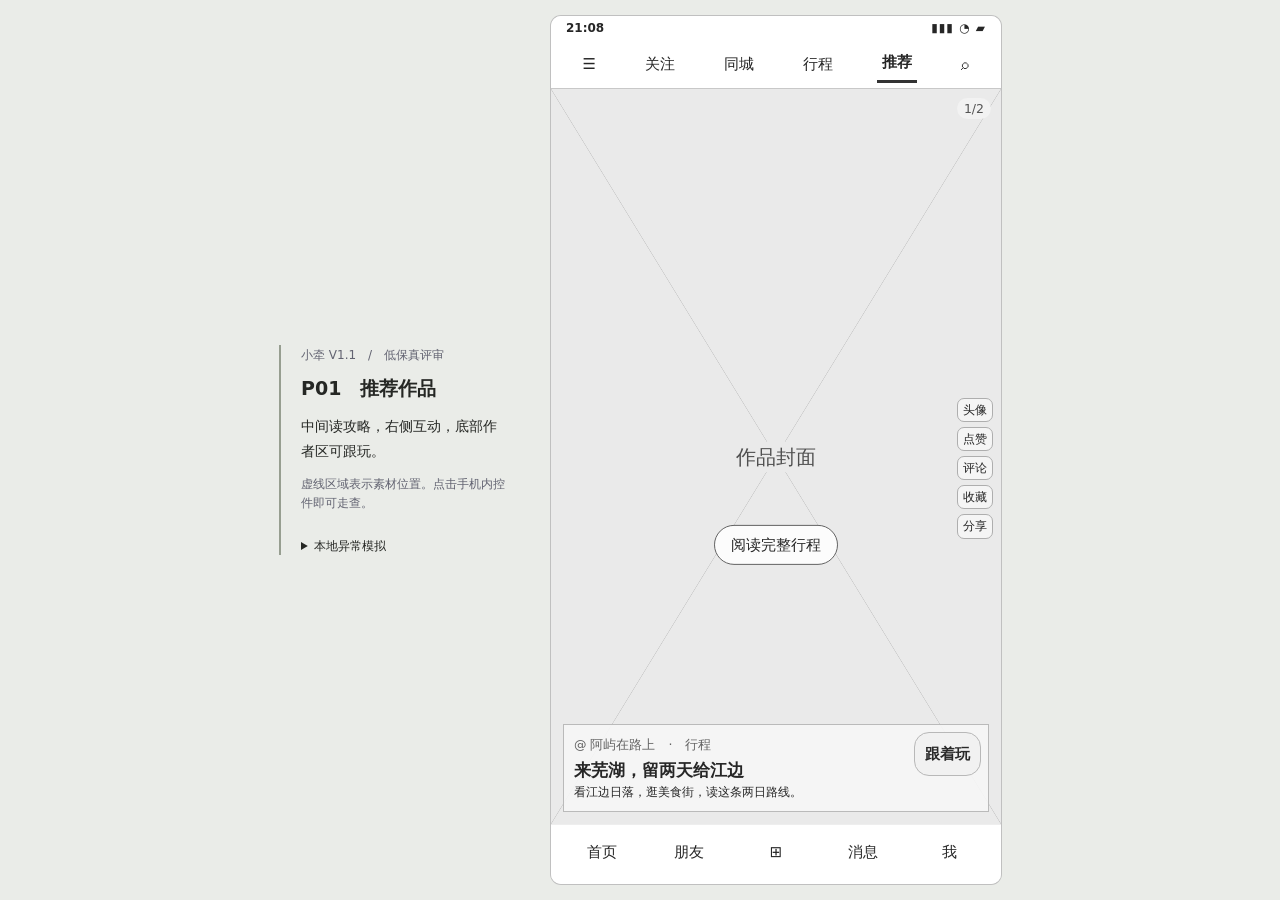
<file: versions/V1.1/原型/评审交付/小牵V1.1-低保真交互原型.html>
<!doctype html><html lang="zh-CN"><meta charset="utf-8"><meta name="viewport" content="width=device-width,initial-scale=1"><meta name="theme-color" content="#f8f7fb"><title>小牵 V1.1 低保真交互原型</title><style>*{box-sizing:border-box}body{margin:0;background:#e9e9ef;color:#16161c;font:15px system-ui,"Microsoft YaHei",sans-serif}button,input,select,textarea{font:inherit;color:inherit}button{cursor:pointer;border:0;background:none;padding:0}button:focus-visible{outline:2px solid #fa1557;outline-offset:2px}input,select,textarea{max-width:100%;border:0;background:#f2f1f6;border-radius:10px;padding:10px}input[type=checkbox],input[type=radio]{accent-color:#ff0951}textarea{width:100%;resize:vertical}img{object-fit:cover;vertical-align:middle}h1,h2,h3,p{margin:0 0 10px}h1{font-size:25px}h2{font-size:19px}h3{font-size:16px}small,.muted{color:#626371}#phone{position:relative;max-width:480px;height:100dvh;margin:auto;background:#f8f7fb;box-shadow:0 0 55px #21213429;overflow:hidden}#app{height:100%;display:flex;flex-direction:column}main{flex:1;min-height:0;overflow:auto;overscroll-behavior:contain;scrollbar-width:thin}.pad{padding:12px}.bar{display:grid;grid-template-columns:86px 1fr 86px;align-items:center;text-align:center;min-height:54px;padding:6px 12px;background:#fff;border-bottom:1px solid #efedf2;z-index:1}.bar strong{font-size:19px}.back{font-size:28px;text-align:left}.foot{display:flex;gap:8px;justify-content:space-around;align-items:center;padding:10px 12px max(14px,env(safe-area-inset-bottom));background:#fff;border-top:1px solid #efedf2}.foot>*{flex:1}.btn{padding:11px 10px;border-radius:15px;background:#efedf4;font-weight:650;text-align:center}.primary{background:linear-gradient(110deg,#ff1554,#ff0050);color:white}.outline{background:#fff;border:1px solid #ed1454;color:#df114b}.accent{color:#e41350}.wide{width:100%}.box{background:#fff;border-radius:15px;padding:13px;margin-bottom:10px;box-shadow:0 2px 7px #2220360a}.row{display:flex;gap:9px;align-items:center}.between{justify-content:space-between}.grow{flex:1;min-width:0}.line{padding:10px 0;border-bottom:1px solid #f0eef3}.line:last-child{border-bottom:0}.tabs{display:flex;gap:3px;background:white;overflow:auto}.tabs button{flex:1;white-space:nowrap;padding:13px 7px;border-bottom:3px solid transparent}.tabs .active{font-weight:750;border-bottom-color:#ff0750;color:#d91347}.days{background:transparent;margin:9px 0}.days button{border-radius:10px;background:#efedf3}.days .active{background:#ffe5ed}.thumb{width:63px;height:53px;border-radius:9px}.cover{width:92px;height:112px;border-radius:10px}.hero{height:175px;background-position:center;background-size:cover;color:#fff;display:flex;flex-direction:column;justify-content:flex-end;padding:14px;position:relative}.hero h1{margin:0 0 4px}.hero .btn{background:#1118;color:#fff;padding:6px}.badge{display:inline-block;border-radius:20px;background:#ffe5ee;color:#d9104c;padding:3px 8px;font-size:12px;white-space:nowrap}.green{background:#d9f5e9;color:#14713d}.purple{background:#eee7ff;color:#5534a8}.map{position:relative;overflow:hidden;height:115px;border-radius:12px;background:#e9eadf}.map canvas{width:100%;height:100%;display:block}.map button{position:absolute;top:7px;right:7px;background:white;border-radius:16px;padding:5px 8px;font-size:12px}.timeline{border-left:1px solid #d6d2db;margin-left:7px;padding-left:12px}.point{position:relative;margin:8px 0}.point:before{content:"";width:8px;height:8px;border:2px solid #ff1455;background:white;border-radius:100%;position:absolute;left:-19px;top:17px}.time{min-width:43px;font-weight:750;font-size:13px}.place{border-radius:12px;background:white;padding:6px 8px;box-shadow:0 1px 5px #2221;text-align:left}.leg{margin:4px 0 6px 51px;padding:6px 10px;border-radius:9px;background:#ffedf2;font-size:12px;width:calc(100% - 51px);text-align:left}.grid{display:grid;grid-template-columns:1fr 1fr;gap:9px}.tile{background:#fff;border-radius:13px;overflow:hidden;text-align:left;box-shadow:0 2px 8px #2221}.tile div{padding:10px}.tile img{width:100%;height:147px}.tag{position:absolute;top:8px;left:8px;background:#f01853;color:white;border-radius:8px;padding:4px 7px;font-size:12px}.tilepic{position:relative}.categories{display:flex;justify-content:space-around;gap:4px;text-align:center;font-size:12px;margin:16px 0}.categories b{display:block;font-size:24px}.feed{background:linear-gradient(0deg,#141318 0%,transparent 65%),none center/cover;display:flex;flex-direction:column;justify-content:flex-end;color:white;position:relative}.dark{background:#1d1c23;color:white;border-color:#333}.feed .entry{align-self:center;color:white;border:1px solid #fff9;border-radius:22px;padding:8px 18px;position:absolute;bottom:31%}.feed .actions{position:absolute;right:12px;bottom:16%;display:grid;gap:12px;text-align:center}.feed .actions button{font-size:21px}.feed .caption{padding:14px 65px 16px 14px}.pink{background:#fff0f5}.photo{width:100%;max-height:230px;border-radius:10px}.photogrid{display:grid;grid-template-columns:repeat(3,1fr);gap:6px;margin-top:8px}.photogrid img{width:100%;height:75px;border-radius:8px}.empty{text-align:center;padding:46px 16px;color:#666}.empty img{width:105px;margin-bottom:14px}.empty h3{color:#16161c}.shade{position:absolute;inset:0;background:#1c1a2888;z-index:5;display:flex;align-items:end}.sheet{background:#faf9fc;border-radius:23px 23px 0 0;width:100%;max-height:91%;overflow:auto;padding:13px 15px 20px;overscroll-behavior:contain}.grab{width:37px;height:4px;border-radius:10px;background:#c2c0c8;margin:0 auto 8px}.sheethead{display:grid;grid-template-columns:32px 1fr 32px;text-align:center;align-items:center;margin-bottom:12px}.sheethead button{font-size:22px}.center{align-items:center;padding:25px}.center .sheet{border-radius:20px;text-align:center}.stack{display:grid;gap:8px}.stack button,.selectrow{display:flex;align-items:center;gap:9px;width:100%;padding:11px;background:white;border-radius:9px;text-align:left}.selectrow.selected{background:#ffe9f0;outline:1px solid #ff1653}.form label{display:block;margin:8px 0;font-weight:600}.form input:not([type=checkbox]):not([type=radio]),.form select{width:100%}.steps{display:flex;justify-content:space-around;text-align:center;margin:8px 0 17px;font-size:12px}.steps b{display:block;margin:0 auto 5px;border-radius:50%;background:#dfdde5;width:23px;line-height:23px}.steps .active b{background:#ff1052;color:white}progress{width:100%;accent-color:#ff0b50}#toast{position:absolute;z-index:12;bottom:77px;left:50%;transform:translateX(-50%);width:max-content;max-width:90%;padding:10px 15px;border-radius:12px;background:#23212df2;color:white;text-align:center;pointer-events:none}#toast:empty{display:none}.recordpic{width:100%;height:66px;background:#ffedf3;border-radius:8px;display:grid;place-items:center;color:#d91347}.round{border-radius:25px}.status{padding:8px 16px 0;display:flex;justify-content:space-between;font-size:12px;font-weight:750;background:#fff}.status.dark{background:#1d1c23}
[data-drag]{touch-action:none;-webkit-user-select:none;user-select:none}.feed .actions>img{width:42px;height:42px;border-radius:50%;border:2px solid white;margin:auto}.feed .actions .btn{font-size:13px}.feed .actions small{margin-top:-9px}.bar .btn{padding:6px 10px}.hero .back{color:white}.categories button{min-width:0}.point img{pointer-events:none}.sheet .map{margin-bottom:9px}.active{font-weight:750}.foot .active{text-decoration:underline;text-underline-offset:6px}
.feed{background-position:center,center 55%}.feed .caption{padding-bottom:23px}.feed .entry{bottom:30%;font-weight:600}.status span:last-child{letter-spacing:1px}.tilepic img{display:block}.box .row>input[type=date]{min-width:140px}.pub-cover{max-height:260px}
.reference-view{padding:0;background:#fff}.reference{position:relative;aspect-ratio:var(--ref-ratio);width:100%;flex:none;background:#fff}.reference-image{position:absolute;inset:0;width:100%;height:100%;object-fit:fill}.reference-fit{min-height:100%}.ref-action{position:absolute;z-index:1;color:transparent;font-size:0;border-radius:10px;background:transparent}.ref-action:focus-visible{outline:2px solid #ff0b50;outline-offset:-2px;background:#ff0b5024}.ref-action.ref-visible{background:#28212b80;color:#ff2d62;font-size:27px}.reference-footer{margin-top:auto}.route-reference{width:100%;height:100%;object-fit:fill;display:block}.reference-fit .reference-image{width:100%;height:100%}@media(min-width:520px){#phone:has([data-page=feed]){max-width:min(480px,57.1dvh)}}
.sheet-art{padding:0;background:transparent;overflow:hidden}.sheet-art .reference{background:transparent}.shade.center{backdrop-filter:blur(2px)}.shade:has(.sheet-art){background:#25252c80}.shade.center:has(.sheet-art){padding:0 6%}
#app[data-page="edit"]>.reference,#app[data-page="record"]>.reference,#app[data-page="search"]>.reference{background:#f8f7fb}
#app[data-page="edit"] main,#app[data-page="record"] main{padding:10px 13px}
#app[data-page="edit"] main>.box:first-child{padding:10px 14px}
#app[data-page="edit"] [data-edit=title]{background:#efedf4;font-size:16px;font-weight:750;padding:9px 12px;margin:4px 0 0}
#app[data-page="edit"] label.row input{background:none;text-align:right;padding:0 1px;font-weight:700;max-width:48%}
#app[data-page="edit"] .line{padding:10px 0}
#app[data-page="edit"] .map{height:auto;aspect-ratio:3.45}
#app[data-page="edit"] .place .thumb{width:61px;height:48px}
#app[data-page="edit"] .timeline+.btn{background:#fff;margin-top:9px;box-shadow:0 1px 5px #2221}
#app[data-page="edit"] footer .btn{border-radius:10px;font-size:15px}
#app[data-page="edit"] footer .btn:not(.primary){border:1px solid #d1cfd7;background:white}
#app[data-page="edit"] footer .primary{flex:1.5}
#app[data-page="record"] .box{box-shadow:none;border-radius:16px;padding:12px 16px;margin-bottom:8px}
#app[data-page="record"] .box label{margin:3px 0}
#app[data-page="record"] .box input,#app[data-page="record"] .box textarea,#app[data-page="record"] .box select{margin-top:7px;background:#f3f2f6}
#app[data-page="record"] .recordpic{height:61px}
#app[data-page="record"] footer{background:#f9f8fc;border:0}
#app[data-page="private"] .hero{height:auto;min-height:165px;aspect-ratio:2.14}
#app[data-page="private"] .days .active{background:#ffe7ef;color:#e41552}
#app[data-page="search"] main{background:#fff}
#app[data-page="search"] .line .thumb{width:73px;height:66px}
#app[data-page="search"] .badge{background:white;color:#e6114c;border:1px solid #f33369;white-space:nowrap}
#app[data-page="publish"] .steps{position:relative}
#app[data-page="publish"] .steps:before{content:"";height:2px;background:#dedce2;position:absolute;left:16%;right:16%;top:11px}
#app[data-page="publish"] .steps b{position:relative;z-index:1}
#app[data-page="publish"] .box{box-shadow:none;border:1px solid #f0edf3}
#app[data-page="publish"] footer .btn{border-radius:28px}
.transport-sheet{padding:11px 14px 22px;border-radius:24px 24px 0 0}.transport-sheet .sheethead{font-size:19px;margin-bottom:16px}.transport-sheet .selectrow{margin-bottom:3px;border:1px solid #efedf3;padding:12px 10px}.transport-sheet .selectrow:has(input:checked){background:#ffe8ef;border-color:#f51051}.transport-sheet .selectrow input{order:1;margin-left:auto;min-width:18px;min-height:18px}.transport-sheet h3{font-weight:750}.transport-sheet .primary{font-size:17px}.reference-view>.grid{padding:0 10px 10px}
:root{color-scheme:light}body{background:#eaece8;color:#252724;font-family:"Noto Sans CJK SC",system-ui,sans-serif}#phone{max-width:460px;background:#fafaf8;box-shadow:0 0 0 1px #bec1bb;filter:grayscale(1)}.status{font-size:12px;padding:5px 15px}button{line-height:1.35}.topnav,.author{display:flex;align-items:center;justify-content:space-around;gap:6px;background:#fff;min-height:49px;border-bottom:1px solid #c8c9c5;padding:4px 10px}.topnav button{padding:7px 5px}.topnav .on{border-bottom:3px solid #333;font-weight:700}.author b{flex:1}.wfpic{display:inline-flex;align-items:center;justify-content:center;background:#e9eae7;border:1px dashed #aeafa9;font-size:12px;color:#4c504a;position:relative;line-height:1.3;flex-shrink:0}.wfpic>span{padding:2px 4px;background:#e9eae7}.poster,.tile .wfpic{width:100%;height:clamp(105px,16vh,150px)}.widepic,.photo.wfpic{width:100%;height:112px}.recpic{width:100%;height:58px}.avatar{width:32px;height:32px;border-radius:50%;font-size:10px}.wfpost{position:relative;overflow:hidden;min-height:0}.wfpost .fullpic{position:absolute;inset:0;width:100%;height:100%;border:0;font-size:20px;background:linear-gradient(to bottom right,transparent calc(50% - .6px),#c9cbc5 50%,transparent calc(50% + .6px)),linear-gradient(to top right,transparent calc(50% - .6px),#c9cbc5 50%,transparent calc(50% + .6px)),#e9eae7}.wfpost .read{position:absolute;top:62%;left:50%;transform:translate(-50%,-50%);border:1px solid #60645c;border-radius:30px;padding:9px 16px;background:#fcfcf9;white-space:nowrap}.rail{position:absolute;right:8px;top:35%;display:grid;gap:7px}.rail button{padding:5px 6px;border:1px solid #acafa6;border-radius:7px;background:#f4f6f0;font-size:12px}.caption{position:absolute;left:12px;right:12px;bottom:12px;background:#f6f7f3e8;border:1px solid #b8bcb2;padding:10px}.caption h2{font-size:17px;margin:5px 76px 0 0}.caption .btn{position:absolute;right:7px;bottom:8px}.chan{background:white;padding:9px 10px}.cats,.profmenu{display:flex;justify-content:space-between;gap:3px;margin-top:10px}.cats button,.profmenu button{flex:1;font-size:12px}.cats b{display:block;border:1px solid #aaa;width:24px;height:24px;margin:0 auto 3px;border-radius:6px;line-height:22px}.searchbtn{border:1px solid #999;border-radius:8px;background:#f8f8f5;padding:9px;text-align:left}.tile .tilepic{padding:0}.box,.place,.tile{border:1px solid #c5c8c1;box-shadow:none;border-radius:9px}.wireinfo{display:none}.wfmap{position:relative;background:#eef0ea;border:1px dashed #a0a69b;border-radius:6px;padding:9px;min-height:100px;margin-bottom:7px}.wfmap.large{min-height:205px}.wfmap>div{display:flex;align-items:center;flex-wrap:wrap;gap:4px;margin-top:17px}.wfmap>div span{font-size:12px;background:white;border:1px solid #b7bcb2;padding:3px 5px}.wfmap button{position:absolute;right:8px;top:6px;background:white;padding:2px 6px;border:1px solid #bbb}.hero{background:#dedfdb!important;color:#272926;height:160px}.hero:before{content:"行程封面";text-align:center;position:absolute;top:36%;left:37%;color:#666;font-size:12px}.hero .btn{background:#fff;color:#252824}.btn,.badge,.accent,.leg,.pink,.days button,.green,.purple{background:#f1f2ed;color:#272a23}.btn,.res{border:1px solid #b5b9b1}.primary,.tag{background:#444940!important;color:white!important}.tabs .active{border-color:#3a4037;color:#30372c}.res{display:block;text-align:left;padding:8px;width:100%;border-radius:6px;background:#f7f8f4;overflow-wrap:anywhere}.terms{display:grid;grid-template-columns:repeat(3,1fr);gap:4px}.prof{padding:0 10px 12px;background:#f3f4ef}.profp{width:100%;height:120px}.prof .row{margin:12px 0}.profmenu button{border:1px solid #bbb;border-radius:5px;padding:7px 2px}.photogrid{grid-template-columns:repeat(3,1fr)}.foot button{min-height:35px}input.grow{min-width:0}#notes{display:none}.bar{grid-template-columns:60px 1fr 78px}.grid small{font-size:11px}.tile b{font-size:14px}.sheet-art .stack{padding:16px}.sheet{background:#fbfbf9}
@media(min-width:980px){body{min-height:100dvh;display:flex;align-items:center;justify-content:center;gap:46px;padding:16px}#phone{width:450px;margin:0;height:min(890px,calc(100dvh - 32px));border-radius:10px}#notes{display:block;border-left:2px solid #979e90;padding-left:20px;width:226px}#notes small{font-size:12px}#notes h2{font-size:19px;margin:12px 0}#notes p{font-size:14px;line-height:1.8}}

.pagecount{position:absolute;top:9px;right:10px;border-radius:12px;padding:3px 7px;background:#f2f2ef;color:#555}.caption p{font-size:12px;margin:2px 60px 0 0}.caption:has(p:empty) p{display:none}.rail{top:42%;gap:5px}.rail button{padding:3px 5px}.profcover{position:relative;margin:0 -10px}.profp{height:190px}.profactions,.identity,.stats,.overview{display:flex;align-items:center;gap:8px}.profactions{position:absolute;left:9px;right:9px;top:6px;justify-content:flex-end}.profactions button:first-child{margin-right:auto}.profactions button,.identity{padding:4px 6px;border:1px solid #b6b7b5;border-radius:6px;background:#fafafa}.identity{position:absolute;bottom:8px;left:10px}.identity .avatar{width:43px;height:43px}.stats{justify-content:space-between;padding:8px 0}.overview>.wfmap{width:64%;margin:0 0 0 auto}.caption .btn{bottom:auto;top:7px}.profmenu{margin:8px 0}.hero:before{pointer-events:none}.tile .tilepic:has(.wfpic){min-height:0}

@supports not (height:100dvh){#phone{height:100vh} @media(min-width:980px){#phone{height:calc(100vh - 32px)}body{min-height:100vh}}}

.qa{margin-top:26px;font-size:12px}.qa summary{cursor:pointer}.qa button{display:block;margin:8px 0;padding:5px 7px;border:1px solid #aaa;border-radius:4px;background:#fff}.qa small{display:block;color:#454a44}
</style><aside id="notes"><small>小牵 V1.1　/　低保真评审</small><h2 id="where"></h2><p id="help"></p><small>虚线区域表示素材位置。点击手机内控件即可走查。</small><details class="qa"><summary>本地异常模拟</summary><button id="failWrite">下次保存失败</button><button id="failOpen">下次外部跳转失败</button><small id="testStatus" aria-live="polite"></small></details></aside><div id="phone"><div id="app"></div><div id="overlay"></div><output id="toast" role="status"></output></div><script>
"use strict";
const $=id=>document.getElementById(id);
const esc=v=>String(v??"").replace(/[&<>"']/g,c=>({"&":"&amp;","<":"&lt;",">":"&gt;",'"':"&quot;","'":"&#39;"})[c]);
const clone=typeof structuredClone==="function"?structuredClone:obj=>JSON.parse(JSON.stringify(obj));
const id=()=>Date.now().toString(36)+Math.random().toString(36).slice(2,8);
const places=[
 ["中江塔","stop0","景点"],["凤凰美食街","stop1","美食"],["芜湖滨江公园","stop2","景点"],["赭山公园","stop3","景点"],["芜湖古城","stop4","景点"],["芜湖八佰伴","mall","商场"],["镜湖公园","park","景点"],["小菜园（八佰伴店）","dish","美食"]
];
const modes=["驾车","公交","步行","骑行","打车"], modeIcons=["♧","▣","♙","♧","♧"];
const makeStop=(i,time="")=>({id:id(),i,time,stay:i===1?90:60,cost:i===1?50:0,note:"",visibility:"私密",links:{}});
const trip=(title="周末去芜湖",copy=false)=>({id:id(),title,city:"芜湖",date:copy?"":"2025-11-22",status:"待出发",cover:"tower",days:[[makeStop(0,"10:00"),makeStop(1,"11:30"),makeStop(2,"14:00")],[makeStop(3,"09:30"),makeStop(4,"11:30")]],records:[],prep:["预订往返车票","预订住宿","购买景区门票","准备身份证和充电宝","查看目的地天气"].map((name,i)=>({name,done:i<2}))});
const sample=trip("来芜湖，留两天给江边");
sample.records=[
 {title:"整个行程的旅行记录",body:"这次在芜湖待了两天，节奏很舒服！白天逛地标、吃美食，傍晚在滨江公园看江边日落，江风超治愈～",photos:["sunset.jpg","tower.jpg","river.jpg"],links:[]},
 ...["中江塔打卡体验","凤凰美食街觅食记","滨江公园的日落"].map((title,i)=>({title,stop:sample.days[0][i].id,body:["登上中江塔俯瞰长江和城市风光，历史感十足！","小吃种类特别多，虾籽面和锅贴都值得尝试。","江边的落日太治愈了，吹着江风很放松～"][i],photos:[[ "tower.jpg","stop0.jpg","sunset.jpg"],["food.jpg","dish.jpg","stop1.jpg"],["sunset.jpg"]][i],links:[["中江塔景区门票（成人）","芜湖文旅联票"],["凤凰美食街美食套餐","小吃街代金券"],[]][i]}))
];
const seed=trip(), coast={...trip("厦门海岛漫游计划"),city:"厦门",cover:"sea",days:[[]],status:"进行中"}, draft={...trip("南京周末citywalk"),city:"南京",cover:"sunset",days:[[]],status:"草稿"};
const storeKey="xiaoqian-wire-20261126";
let data;
try{data=JSON.parse(localStorage.getItem(storeKey))}catch{}
if(!data)data={trips:[seed,coast,draft],works:[],drafts:[],edits:{},likes:{},favorites:{}};
function save(){try{localStorage.setItem(storeKey,JSON.stringify(data));return true}catch{toast("本地存储空间不足，当前修改仍保留在本次会话");return false}}
let page={name:"feed"}, stack=[], modal=null, actions=[], overlayActions=[], edit, editOrigin, original, rec, pub, toastTimer, drag;
const allStops=t=>t.days.flat();
const stopName=s=>places[s.i][0];
const photoUrl=()=>"";
const image=(name,cls="",alt="")=>iconSlot(alt||(cls.includes("cover")?"行程封面":name==="empty"?"记录空态":name==="avatar"?"头像":name==="sunset"?"草稿封面":"地点图片"),cls);
function btn(label,fn,cls="",inModal=false,attr=""){
 const list=inModal?overlayActions:actions;
 return `<button type="button" class="${cls}" data-action="${list.push(fn)-1}" ${attr}>${label}</button>`;
}
const main=html=>`<main class="pad">${html}</main>`;
const status=(dark=false)=>`<div class="status ${dark?"dark":""}"><span>21:08</span><span>▮▮▮ ◔ ▰</span></div>`;
const header=(title,right="")=>`<header class="bar">${btn("‹",back,"back",false,'aria-label="返回"')}<strong>${esc(title)}</strong><div>${right}</div></header>`;
const foot=(...items)=>`<footer class="foot">${items.join("")}</footer>`;
const primary=(label,fn,m=false)=>btn(label,fn,"btn primary",m);
function toast(message){$("toast").textContent=message;clearTimeout(toastTimer);toastTimer=setTimeout(()=>$("toast").textContent="",2300)}
function rerender(){const y=document.querySelector("main")?.scrollTop;render();if(y)document.querySelector("main").scrollTop=y}
function go(name,props={}){page.scroll=document.querySelector("main")?.scrollTop||0;stack.push(page);page={name,...props};modal=null;render()}
function replace(name,props={}){page={name,...props};modal=null;render()}
function pop(){page=stack.pop()||{name:"feed"};modal=null;render();document.querySelector("main").scrollTop=page.scroll||0}
function back(){
 if(modal){modal.close();return}
 if(page.name==="edit"&&JSON.stringify(edit)!==page.initial){confirmBox("退出行程编辑？","可继续编辑或放弃本次修改。","放弃修改",pop);return}
 if(page.name==="record"&&JSON.stringify(rec)!==page.initial){sheet("保存旅行记录？",()=>`<div class="stack">${btn("继续编辑",close,"",true)}${btn("保存草稿并退出",()=>saveRecord(true),"",true)}${btn("放弃修改",()=>{close();pop()},"accent",true)}</div>`);return}
 if(page.name==="publish"&&pub.step>0){pub.step--;render();return}
 pop();
}
function sheet(title,content,{closeFn=close,center=false,visual=""}={}){modal={title,content,close:closeFn,center,visual};renderModal()}
function close(){modal=null;renderModal()}
function renderModal(){
 overlayActions=[];
 $("overlay").innerHTML=modal?`<div class="shade ${modal.center?"center":""}"><section class="sheet ${modal.visual==="art"?"sheet-art":""} ${modal.title==="选择出行方式"?"transport-sheet":""}" role="dialog" aria-modal="true" aria-label="${esc(modal.title)}">${modal.visual==="art"?"":`<div class="grab"></div><div class="sheethead"><span></span><strong>${esc(modal.title)}</strong>${btn("×",modal.close,"",true,'aria-label="关闭"')}</div>`}${modal.content()}</section></div>`:"";
 paintMaps();
}
$("phone").addEventListener("click",e=>{const b=e.target.closest("[data-action]");if(b)(b.closest("#overlay")?overlayActions:actions)[b.dataset.action]?.()});
document.addEventListener("keydown",e=>{if(e.key==="Escape")back()});
history.pushState({demo:true},"");
window.addEventListener("popstate",()=>{back();history.pushState({demo:true},"")});
function set(key,value){page[key]=value;rerender()}
function tabs(items,selected,fn,extra=""){return `<div class="tabs ${extra}">${items.map((item,i)=>btn(esc(item),()=>fn(item,i),item===selected?"active":"")).join("")}</div>`}
const navigation=(dark=false)=>`<footer class="foot ${dark?"dark":""}">${btn("首页",()=>go("feed"))}${btn("朋友",()=>native("朋友"))}${btn("⊞",createPicker,"",false,'aria-label="创作"')}${btn("消息",()=>native("消息"))}${btn("我",()=>go("profile"))}</footer>`;
function createPicker(){sheet("选择创作类型",()=>`<div class="row between"><span>文字</span><span>照片</span><span>视频</span>${primary("行程",()=>{close();startEdit()},true)}</div>`)}
const topNav=(channel,dark=false)=>`<div class="foot ${dark?"dark":""}">${btn("☰",()=>go("profile"))}${btn("关注",()=>go("feed"))}${btn("同城",()=>go("channel",{category:"附近"}))}${btn("行程",()=>go("channel"),channel?"accent":"")}${btn("推荐",()=>go("feed"),channel?"":"active")}${btn("⌕",()=>go("search"),"",false,'aria-label="搜索"')}</div>`;

function toggle(key,ref){data[key][ref]=!data[key][ref];save();rerender()}
function openPublic(copy=false,t=sample){go("public",{trip:t,day:0});if(copy)copySheet(t)}
const tileList=[["mountain","行程","川西3天2晚自驾行程｜雪山湖泊·小众秘境全攻略","@阿屿在路上　♡ 1.2万"],["food","团购","牛香十里潮汕牛肉火锅","¥88　已售3000+"],["lake","景点百科","杭州西湖景区","★ 4.8　12.3万条评价"],["sea","行程","厦门4天3晚海岛慢游｜鼓浪屿·环岛路","@旅行小鹿　♡ 8,642"],["tower","行程","来芜湖，留两天给江边","@阿屿在路上　5站"]];
function nativePage(){return header(page.title)+main(`<div class="box"><h2>${esc(page.title)}</h2><p class="muted">平台原生页面 · 演示占位</p>${btn("返回来源",pop,"btn outline")}</div>`)}
function paintMaps(){document.querySelectorAll("canvas[data-map]").forEach(c=>{
 const ctx=c.getContext("2d"),w=c.width,h=c.height, names=JSON.parse(c.dataset.map);
 ctx.fillStyle="#e9e9e4";ctx.fillRect(0,0,w,h);
 for(let j=0;j<9;j++){ctx.fillStyle=j%2?"#d1e9c4":"#e1efcf";ctx.fillRect(j*86-15,(j*47)%h,73,52)}
 ctx.fillStyle="#7bd6f0";ctx.beginPath();ctx.moveTo(w*.62,0);ctx.lineTo(w*.80,0);ctx.lineTo(w*.61,h);ctx.lineTo(w*.49,h);ctx.closePath();ctx.fill();
 ctx.strokeStyle="#fff";ctx.lineWidth=6;for(let j=0;j<12;j++){ctx.beginPath();ctx.moveTo(j*80-90,0);ctx.lineTo(j*80-170,h);ctx.stroke()}for(let j=0;j<4;j++){ctx.beginPath();ctx.moveTo(0,j*65-30);ctx.lineTo(w,j*65+45);ctx.stroke()}
 const dots=names.map((_,i)=>[95+i*(w-190)/Math.max(1,names.length-1),h*(.31+(i%2)*.20)+i*2]);
 dots.forEach(([x,y],i)=>{if(!i)return;const [a,b]=dots[i-1];ctx.beginPath();ctx.moveTo(a,b);ctx.bezierCurveTo((a+x)/2,b,(a+x)/2,y,x,y);ctx.strokeStyle="#fff";ctx.lineWidth=10;ctx.stroke();ctx.strokeStyle="#ff1856";ctx.lineWidth=5;ctx.stroke()});
 dots.forEach(([x,y],i)=>{ctx.beginPath();ctx.arc(x,y,17,0,Math.PI*2);ctx.fillStyle="#fb124f";ctx.fill();ctx.fillStyle="#fff";ctx.textAlign="center";ctx.font="bold 19px sans-serif";ctx.fillText(i+1,x,y+6);ctx.font="bold 17px Microsoft YaHei";const size=ctx.measureText(names[i]).width+15;ctx.fillStyle="#fffffff1";ctx.beginPath();ctx.roundRect(x-size/2,y+18,size,24,11);ctx.fill();ctx.fillStyle="#16161c";ctx.fillText(names[i],x,y+36)});
 if(!names.length){ctx.fillStyle="#53545d";ctx.textAlign="center";ctx.font="22px Microsoft YaHei";ctx.fillText("添加地点后显示路线",w/2,h/2)}
})}
function legInfo(a,b){const base=a.i===0&&b.i===1?3.2:a.i===1&&b.i===2?1.6:1.2+Math.abs(a.i-b.i)*.7;
 const mode=a.links?.[b.id]??(base<2?2:0);
 const mins=[Math.max(8,Math.round(base*3)),Math.round(base*5.6),Math.round(base<2?base*6.25:base*12.5),Math.round(base*4.7),Math.max(8,Math.round(base*3))];
 return {base,mode,mins}
}
const dateLabel=(t,i=0)=>{if(!t.date)return "";const d=new Date(t.date+"T12:00:00");d.setDate(d.getDate()+i);return (d.getMonth()+1)+"/"+d.getDate()};
function dayTabs(t,day,fn,add=null,m=false){return `<div class="tabs days">${t.days.map((_,i)=>btn(`第 ${i+1} 天 ${dateLabel(t,i)}`,()=>fn(i),i===day?"active":"",m)).join("")}${add?btn("＋ 添加天数",add,"",m):""}</div>`}
function timeline(t,day,kind="private",m=false){
 const stops=t.days[day]||[];
 return `<div class="box"><h3>第 ${day+1} 天 ${dateLabel(t,day)}</h3>${stops.length?`<div class="timeline">${stops.map((s,i)=>{
 const next=stops[i+1],leg=next&&legInfo(s,next);
 const handler=kind==="edit"?()=>stopSheet(s):()=>kind==="preview"?previewPlace(s,t,day):native(stopName(s));
 return `<div class="point"><div class="row"><span class="time">${esc(s.time||"待填写")}</span>${btn(`${image(places[s.i][1],"thumb")}<span class="grow"><b>${stopName(s)}</b><br><small>停留 ${s.stay} 分钟 · ${s.cost?"约 ¥"+s.cost:"免费"}</small></span><span>${kind==="edit"?"☰":"›"}</span>`,handler,"place row grow",m,kind==="edit"?`data-drag="stop" data-index="${i}" draggable="true"`:"")}</div>${kind==="public"?t.records.filter(r=>r.stop===s.id).map(r=>recordCard(r,false,true)).join(""):""}${leg?btn(`${modeIcons[leg.mode]}　${modes[leg.mode]} · 约 ${leg.base.toFixed(1)} 公里 · 约 ${leg.mins[leg.mode]} 分钟　›`,()=>kind==="edit"?transport(s,next):toast("路线时间为演示估算"),"leg",m):""}</div>`
 }).join("")}</div>`:'<p class="muted">当天还没有地点</p>'}${kind==="edit"?btn("＋ 添加地点",()=>go("search",{adding:true,query:"芜湖八佰伴"}),"btn wide"):""}</div>`
}
function addStop(i){const s=makeStop(i);edit.days[page.day].push(s);render();stopSheet(s)}
function startEdit(t=null,isCopy=false,fromDraft=false){
 close();original=t&&!isCopy&&t.status!=="草稿"?t:null;editOrigin=fromDraft?"draft":"formal";
 edit=clone(t||{...trip(""),city:"",date:"",days:[[]],prep:[],status:"草稿"});
 go("edit",{day:0,initial:JSON.stringify(edit)});
}
function editEntry(t,fromList=false){
 const stored=data.edits[t.id];
 if(!stored){startEdit(t);return}
 sheet(fromList?"发现未完成编辑草稿":"继续编辑行程",()=>`<div class="stack">${btn("继续编辑草稿",()=>{startEdit(stored,false,true);original=t},"",true)}${btn(fromList?"查看原行程":"编辑当前正式行程",()=>{close();if(fromList)openPrivate(t);else startEdit(t)},"",true)}</div>`)
}
function editor(){
 const d=page.day;
 const field=(label,key,type,attrs="")=>`<label class="row between line"><b>${key==="city"?"♧":"▤"}　${label} <span class="accent">*</span></b><input aria-label="${label}" data-edit="${key}" type="${type}" value="${esc(edit[key])}" ${attrs}></label>`;
 return reference("editstatus",887,154,[[1,41,13,55,"返回",back],[75,41,24,55,"编辑信息",()=>document.querySelector("[data-edit=title]").focus()]]) +
 main(`<section class="box"><label for="edit-title"><b>行程标题 <span class="accent">*</span></b></label><input class="wide" id="edit-title" data-edit="title" maxlength="30" value="${esc(edit.title)}" placeholder="给行程起个名字">${field("目的地","city","text",'placeholder="请输入目的地" maxlength="25"')}${field("出发日期","date","date")}<div class="line row between"><b>天数 <span class="accent">*</span></b>${btn(edit.days.length+" 天　›",dayCount)}</div></section>
 <div class="box"><h3>路线地图</h3>${map(edit,d)}</div>${dayTabs(edit,d,i=>set("day",i),()=>{if(edit.days.length>=14){toast("演示最多支持 14 天");return}edit.days.push([]);set("day",edit.days.length-1)})}${timeline(edit,d,"edit")}`)+
 foot(btn("保存草稿",saveEditDraft,"btn"),btn("路线预览",()=>previewRoute(d),"btn"),primary("完成编辑",finishEdit));
}
function dayCount(){sheet("设置行程天数",()=>`<div class="row between"><label>天数　<input id="days-count" type="number" min="1" max="14" value="${edit.days.length}"></label>${primary("确定",()=>{const n=Number($("days-count").value);if(!Number.isInteger(n)||n<1||n>14){toast("请输入 1–14 天");return}if(edit.days.slice(n).some(x=>x.length)){toast("请先移除要缩减日期中的地点");return}while(edit.days.length<n)edit.days.push([]);edit.days.length=n;page.day=Math.min(page.day,n-1);close();rerender()},true)}</div>`)}
function updateTrip(t){const i=data.trips.findIndex(x=>x.id===t.id);if(i<0)data.trips.unshift(t);else data.trips[i]=t}
function leaveEditor(t){if(stack[stack.length-1]?.name==="private"){replace("private",{id:t.id,day:0,tab:"行程安排"});stack.pop()}else replace("private",{id:t.id,day:0,tab:"行程安排"})}
function previewPlace(s,t,day){sheet(stopName(s),()=>`<div class="box row">${image(places[s.i][1],"thumb")}<div>${esc(s.time||"待填写")} · 停留 ${s.stay} 分钟</div></div>`,{closeFn:()=>previewRoute(day)});}
function stopSheet(s,working=clone(s)){
 const restart=()=>stopSheet(s,working);
 const discard=()=>{if(JSON.stringify(working)!==JSON.stringify(s))confirmBox("放弃地点修改？","如果是新添加的地点，地点仍保留在行程中。","放弃修改",()=>{},restart);else close()};
 const today=edit.days[page.day], incoming=today[today.indexOf(s)-1];
 sheet(stopName(s),()=>`<div class="row box">${image(places[s.i][1],"thumb")}<div><h3>${stopName(s)}</h3><small>${esc(edit.city||"芜湖")} · ${places[s.i][2]}</small></div></div>
 <div class="form" id="stop-form"><label>计划到达时间<input type="time" data-stop="time" value="${esc(working.time)}"></label>
 <div class="line row between"><b>前往方式</b>${incoming?btn(modes[legInfo(incoming,s).mode]+"　›",()=>transport(incoming,s,restart),"",true):"<small>当天首站</small>"}</div>
 <label>预计停留时间（分钟）<input type="number" min="0" data-stop="stay" value="${working.stay}"></label>
 <label>预计花销（元）<input type="number" min="0" data-stop="cost" value="${working.cost}"></label>
 <label>备注　<select style="width:auto" data-stop="visibility">${["公开","仅朋友可见","私密"].map(v=>`<option ${v===working.visibility?"selected":""}>${v}</option>`).join("")}</select></label><textarea rows="2" data-stop="note" placeholder="写下地点备注">${esc(working.note)}</textarea></div>
 <div class="row">${btn("删除地点",()=>removeStop(s,restart),"btn accent",true)}${btn("确定",()=>{Object.assign(s,{...working,links:s.links});close();rerender();const day=edit.days[page.day];if(conflicts(edit))toast("请留意时间顺序冲突")},"btn primary grow",true)}</div>`,{closeFn:discard});
 document.querySelectorAll("[data-stop]").forEach(el=>el.oninput=()=>working[el.dataset.stop]=el.type==="number"?Math.max(0,Number(el.value)):el.value);
}
function transport(a,b,returnTo=null){
 const l=legInfo(a,b);let chosen=l.mode;
 const apply=(dismiss=false)=>{a.links[b.id]=chosen;if(returnTo)returnTo();else{close();rerender()}if(dismiss&&chosen!==l.mode)toast("已保留最新交通方式")};
 sheet("选择出行方式",()=>`<h3>从 ${stopName(a)}　→　${stopName(b)}</h3><p class="muted">约 ${l.base.toFixed(1)} 公里</p>${modes.map((mode,i)=>`<label class="selectrow line"><input name="transport" type="radio" value="${i}" ${i===chosen?"checked":""}> ${modeIcons[i]}　<b>${mode}</b>　约 ${l.mins[i]} 分钟</label>`).join("")}<div style="margin-top:14px">${btn("确认",()=>apply(),"btn primary wide",true)}</div>`,{closeFn:()=>apply(true)});
 document.querySelectorAll('[name=transport]').forEach(el=>el.onchange=()=>{chosen=Number(el.value);document.querySelectorAll('[name=transport]').forEach(x=>x.parentElement.classList.toggle("selected",x.checked))});
}
function removeStop(s,cancel){
 const linked=edit.records.some(r=>r.stop===s.id);
 const remove=()=>{edit.days[page.day]=edit.days[page.day].filter(x=>x.id!==s.id);edit.records.forEach(r=>{if(r.stop===s.id)r.stop=""});rerender()};
 confirmBox("删除这个地点？",linked?"该地点关联了旅行记录。删除地点后，相关记录将保留为不关联地点的旅行记录。":"删除后将更新相邻路线。",linked?"保留记录并删除地点":"删除地点",remove,cancel);
}
function listPage(){
 const statuses=["全部","待出发","进行中","已完成","草稿"];
 const active=page.filter||"全部";
 const entries=data.trips.filter(t=>active==="全部"||t.status===active);
 return header("我的行程",btn("＋ 新建行程",()=>startEdit(),"accent"))+tabs(statuses,active,x=>{page.filter=x;render()})+main(entries.length?entries.map(t=>`<div class="box row">${image(t.cover,"cover")}<div class="grow"><div class="row between"><b>${esc(t.title||"未命名行程")}</b><span class="badge ${t.status==="草稿"?"purple":t.status==="进行中"||t.status==="已完成"?"green":""}">${t.status}</span></div><p style="margin:5px 0"><small>♧ ${esc(t.city||"未设置目的地")}<br>▤ ${esc(t.date||"未设置出发日期")}<br>◷ ${t.days.length} 天 · ${allStops(t).length} 个地点</small></p><div class="row between">${btn(t.status==="草稿"?"继续编辑":t.status==="进行中"?"继续记录":t.status==="已完成"?"发布作品":"✎ 编辑",()=>{if(t.status==="已完成"){openPrivate(t);chooseType(t)}else if(t.status==="进行中")openPrivate(t,"旅行记录");else editEntry(t,true)},"btn")}${t.status==="草稿"?"":btn("查看",()=>data.edits[t.id]?editEntry(t,true):openPrivate(t),"btn")}${btn("•••",()=>more(t),"",false,'aria-label="更多操作"')}</div></div></div>`).join(""):'<div class="empty">这个分类暂时没有行程</div>');
}
const getTrip=()=>data.trips.find(t=>t.id===page.id);
function openPrivate(t,tab="行程安排"){go("private",{id:t.id,tab,day:0})}
function more(t){
 const rename=()=>sheet("重命名",()=>`<div class="row"><input id="rename" maxlength="30" class="grow" value="${esc(t.title)}">${primary("保存",()=>{const name=$("rename").value.trim();if(!name){toast("请输入标题");return}t.title=name;save();close();rerender()},true)}</div>`);
 const remove=()=>confirmBox("确定删除这条私人行程？","删除后无法恢复。已发布的作品将独立保留。","删除行程",()=>{data.trips=data.trips.filter(x=>x.id!==t.id);delete data.edits[t.id];save();if(page.name==="private")pop();else rerender()});
 if(t.status==="待出发"||t.status==="进行中"){
  sheet("更多操作",()=>reference("moremenu",494,415,[[87,2,12,18,"关闭",close],[3,18,94,19,"重命名",rename],[3,37,94,17,"标记为已完成",()=>complete(t)],[3,54,94,16,"删除行程",remove],[3,69,94,20,"取消",close]],"dialog-art",true),{visual:"art"});
  return
 }
 sheet("更多操作",()=>`<div class="stack">${btn("✎　重命名",rename,"",true)}${btn("♜　删除行程",remove,"accent",true)}${btn("取消",close,"",true)}</div>`);
}

function privatePage(){
 const t=getTrip();if(!t)return header("我的行程")+main("<p>行程已删除</p>");
 const d=page.day||0,tab=page.tab;
 const body=tab==="行程安排"?`${map(t,d)}${dayTabs(t,d,i=>set("day",i))}${timeline(t,d)}`:tab==="行前准备"?prep(t):records(t);
 return `<div class="hero" style="background:#dedfdb"><div style="position:absolute;inset:8px 14px auto" class="row between">${btn("‹",back,"back")}${btn("分享",()=>toast("私人路线快照分享计划在 V2 开放"))}${btn("•••",()=>more(t))}</div><h1>${esc(t.title||"未命名行程")}</h1><div class="row between"><div><span class="badge ${t.status==="已完成"?"green":""}">${t.status}</span>　${esc(t.city)} · ${t.days.length} 天${t.days.length>1?t.days.length-1+" 晚":""}</div>${btn("✎ 编辑行程",()=>editEntry(t),"btn")}</div></div><div class="foot"><small>▤ ${dateLabel(t)||"未设置出发日期"}</small><small>◷ ${t.days.length} 天</small><small>♧ ${allStops(t).length} 个地点</small></div>`+
 tabs(["行程安排","行前准备","旅行记录"],tab,x=>{page.tab=x;render()})+main(body)+
 (t.status==="已完成"?foot(btn("查看记录",()=>set("tab","旅行记录"),"btn"),primary("➤ 发布作品",()=>chooseType(t))):t.status==="进行中"?foot(primary("□ 结束行程",()=>complete(t))):foot(primary("▷ 开始行程",()=>{if(!t.date){toast("请先设置出发日期");return}t.status="进行中";save();rerender()}),btn("✓ 标记为已完成",()=>complete(t),"btn")));
}
function prep(t){
 const done=t.prep.filter(x=>x.done).length;
 return `<div class="box"><div class="row between"><h3>准备进度</h3><small>${done}/${t.prep.length} 已完成</small></div><progress max="${t.prep.length||1}" value="${done}"></progress>${t.prep.map((x,i)=>`<div class="row line" data-drag="prep" data-index="${i}" draggable="true">${btn(x.done?"●":"○",()=>{x.done=!x.done;save();rerender()},"accent")}<span class="grow">${esc(x.name)}</span><span class="muted">☰</span>${btn("↑",()=>move(t.prep,i,i-1,true))}${btn("删除",()=>{t.prep.splice(i,1);save();rerender()},"accent")}</div>`).join("")}<div style="margin-top:12px">${btn("＋ 添加准备事项",()=>sheet("添加准备事项",()=>`<div class="row"><input id="todo" maxlength="50" placeholder="例如：准备雨伞" class="grow">${primary("添加",()=>{const name=$("todo").value.trim();if(!name)return;t.prep.push({name,done:false});save();close();rerender()},true)}</div>`),"btn wide pink accent")}</div></div>`;
}
function records(t){const add=btn("⊕ 添加旅行记录",()=>openRecord(t),"btn round");return t.records.length?`${add}${t.records.map(r=>`${recordCard(r,true)}${btn(r.draft?"继续编辑草稿":"编辑记录",()=>openRecord(t,r),"accent")}`).join("")}`:`<div class="box empty">${image("empty")}<h3>还没有旅行记录</h3><p>随时记录体验、照片与感受，<br>也可以添加团购、门票等推荐。</p>${add}</div>`}
function move(list,from,to,persist=false){if(from===to||to<0||to>=list.length)return;list.splice(to,0,list.splice(from,1)[0]);if(persist)save();rerender();if(list===edit?.days?.[page.day]&&conflicts(edit))toast("部分地点时间冲突")}
$("app").addEventListener("dragstart",e=>{const el=e.target.closest("[data-drag]");if(el){drag={type:el.dataset.drag,index:+el.dataset.index};e.dataTransfer.setData("text/plain",String(drag.index))}});
$("app").addEventListener("dragover",e=>{if(e.target.closest("[data-drag]"))e.preventDefault()});
$("app").addEventListener("drop",e=>{const el=e.target.closest("[data-drag]");if(!el||!drag||drag.type!==el.dataset.drag)return;e.preventDefault();move(drag.type==="stop"?edit.days[page.day]:getTrip().prep,drag.index,+el.dataset.index,drag.type==="prep");drag=null});
function openRecord(t,r){rec=clone(r||{id:id(),stop:"",title:"",body:"",photos:[],links:[],visibility:"私密",draft:false});go("record",{id:t.id,initial:JSON.stringify(rec)})}
function recordPage(){
 const t=getTrip(),options=allStops(t);
 return reference("recordstatus",887,156,[[0,42,14,54,"返回",back]])+main(`<div class="box form"><label>♧ 关联地点（选填）<select data-rec="stop"><option value="">不关联地点</option>${options.map(s=>`<option value="${s.id}" ${s.id===rec.stop?"selected":""}>${stopName(s)}</option>`).join("")}</select></label></div>
 <div class="box form"><label>✎ 记录标题（选填）<input data-rec="title" maxlength="30" value="${esc(rec.title)}" placeholder="给这条记录起个标题吧"></label></div>
 <div class="box form"><label>▤ 旅行体验<textarea data-rec="body" rows="5" maxlength="1000" placeholder="写下游玩体验、感受、实用小贴士等…">${esc(rec.body)}</textarea></label></div>
 <div class="box"><div class="row between"><h3>▧ 添加照片</h3><small>已选 ${rec.photos.length}/9</small></div><div class="photogrid">${rec.photos.map((p,i)=>btn(iconSlot("记录照片 "+(i+1),"recpic"),()=>{rec.photos.splice(i,1);rerender()})).join("")}${rec.photos.length<9?'<label class="recordpic" style="cursor:pointer">＋ 上传照片<input id="record-images" type="file" accept="image/*" multiple hidden></label>':""}${Array.from({length:Math.max(0,8-rec.photos.length)},()=>'<span class="recordpic" style="background:#f1f0f4;color:#c5c2cc">▧</span>').join("")}</div></div>
 <div class="box form"><label>可见范围<select data-rec="visibility">${["私密","仅朋友可见","公开"].map(v=>`<option ${v===rec.visibility?"selected":""}>${v}</option>`).join("")}</select></label></div>
 <div class="box"><h3>▤ 团购 / 门票链接（选填）</h3>${rec.links.map((l,i)=>`<div class="row between line"><small style="overflow-wrap:anywhere">${esc(l)}</small>${btn("移除",()=>{rec.links.splice(i,1);rerender()},"accent")}</div>`).join("")}${btn("＋ 添加链接",addLink,"accent")}</div>`)+foot(btn("保存草稿",()=>saveRecord(true),"btn round"),primary("保存记录",()=>saveRecord(false)))
}
function addLink(){sheet("添加团购 / 门票链接",()=>`<div class="row"><input id="link" class="grow" type="url" placeholder="https://…">${primary("添加",()=>{const value=$("link").value.trim();try{if(!["https:","http:"].includes(new URL(value).protocol))throw Error()}catch{toast("请输入有效的网页链接");return}rec.links.push(value);close();rerender()},true)}</div>`)}
async function photoFile(file){
 const url=URL.createObjectURL(file);try{
 const im=new Image();im.src=url;await im.decode();const ratio=Math.min(1,550/Math.max(im.width,im.height)),c=document.createElement("canvas");c.width=Math.max(1,Math.round(im.width*ratio));c.height=Math.max(1,Math.round(im.height*ratio));c.getContext("2d").drawImage(im,0,0,c.width,c.height);return c.toDataURL("image/jpeg",.72)
 }finally{URL.revokeObjectURL(url)}
}
function startPub(t,single){
 const snapshot=clone(t);snapshot.records=snapshot.records.filter(r=>!r.draft&&r.visibility==="公开");
 snapshot.days.forEach(day=>day.forEach(s=>{delete s.note;delete s.visibility}));
 delete snapshot.prep;
 pub={id:id(),trip:snapshot,single,step:0,spot:"",selected:[],title:"",copy:"",cover:""};
 go("publish");
}
function pubRecords(){return pub.trip.records.filter(r=>!pub.single||r.stop===pub.spot)}
function workSnapshot(){
 const t=clone(pub.trip),s=allStops(t).find(x=>x.id===pub.spot);
 t.id=pub.id;t.single=pub.single;t.title=pub.title.trim()||(pub.single&&s?stopName(s):t.title);t.copy=pub.copy;t.cover=pub.single&&s?places[s.i][1]:t.cover;t.coverPhoto=pub.cover;t.records=clone(selectedRecords()).map(({draft,visibility,...r})=>r);
 if(pub.single){t.days=[];t.date="";t.city="";t.spot=s?stopName(s):""}
 delete t.status;
 return t;
}
function chooseRecord(r,arrange=false){
 const checked=pub.selected.includes(r.id);
 return `<div class="line"><div class="row"><input aria-label="${esc(r.title||"旅行记录")}" type="checkbox" data-pick="${r.id}" ${checked?"checked":""}><b class="grow">${esc(r.title||"旅行记录")}</b>${arrange?btn("↑",()=>reorderRecord(r,-1),"btn"):""}${arrange?btn("↓",()=>reorderRecord(r,1),"btn"):""}</div><small>${esc(r.body)}</small>${arrange?photos(r):""}</div>`
}
function reorderRecord(r,direction){
 const group=selectedRecords().filter(x=>x.stop===r.stop);
 const idx=group.indexOf(r),other=group[idx+direction];if(!other)return;
 const a=pub.selected.indexOf(r.id),b=pub.selected.indexOf(other.id);
 [pub.selected[a],pub.selected[b]]=[pub.selected[b],pub.selected[a]];rerender()
}
function contentGroups(t,arrange){
 const rs=arrange?selectedRecords():pubRecords();
 const group=key=>rs.filter(r=>(r.stop||"")===key).map(r=>chooseRecord(r,arrange)).join("");
 if(pub.single)return group(pub.spot)||'<p class="muted">照片、文案和记录均为选填，可继续下一步</p>';
 return `<div class="box row"><input aria-label="必选路线" type="checkbox" checked disabled><div><b>行程概览与路线（必选）</b><br><small>${t.days.length} 天 · ${allStops(t).length} 个地点 · 包含交通与时间安排</small></div></div>${map(t,0)}<div class="box"><h3>整个行程的旅行记录</h3>${group("")||'<small>暂无可公开的整程记录</small>'}</div>${t.days.map((day,i)=>`<div class="box"><span class="badge">第 ${i+1} 天 ${dateLabel(t,i)}</span>${day.map(s=>`<div class="line"><div class="row">${image(places[s.i][1],"thumb")}<b>${esc(s.time)}　${stopName(s)}</b></div>${group(s.id)}</div>`).join("")}</div>`).join("")}`
}
function publishPage(){
 const {trip:t,single,step}=pub,title=single?"发布单个地点测评":"发布完整行程攻略";
 const labels=[single?"选择地点与记录":"选择发布内容","内容整理","发布设置"];
 let body;
 if(step<2)body=`<div class="box row">${image(t.cover,"thumb")}<div><h3>${esc(t.title)}</h3><small>${esc(t.city)} · ${t.days.length} 天 · ${allStops(t).length} 个地点</small></div></div>${step===0&&single?`<div class="box"><h3>选择要发布的地点</h3>${allStops(t).map(s=>btn(`${image(places[s.i][1],"thumb")}<span class="grow">${stopName(s)}<br><small>${t.records.filter(r=>r.stop===s.id).length} 条可公开记录</small></span><span>${s.id===pub.spot?"●":"○"}</span>`,()=>{pub.spot=s.id;pub.selected=[];rerender()},"selectrow "+(s.id===pub.spot?"selected":""))).join("")}</div>`:""}<h3>${step===0?"选择要发布的内容":"整理展示内容"}</h3>${contentGroups(t,step===1)}`;
 else {const work=workSnapshot();body=`<div class="box form"><h3>发布设置</h3><label>上传封面（选填）</label><div class="row">${pubPhoto(work,"cover")}<label class="btn pink accent">更换封面<input type="file" id="pub-image" accept="image/*" hidden></label></div><label>作品标题（选填）<input data-pub="title" maxlength="30" value="${esc(pub.title)}" placeholder="${esc(work.title)}"></label><label>发布文案（选填）<textarea data-pub="copy" maxlength="500" rows="5" placeholder="写下想分享的话">${esc(pub.copy)}</textarea></label></div><div class="box"><div class="row between"><h3>内容预览</h3>${btn("查看完整预览 ›",()=>go("public",{trip:workSnapshot(),preview:true}),"accent")}</div><div class="row">${pubPhoto(work,"thumb")}<b>${esc(work.title)}</b></div></div>`;}
 return header(title)+main(`<div class="steps">${labels.map((l,i)=>`<div class="${i<=step?"active":""}"><b>${i<step?"✓":i+1}</b>${l}</div>`).join("")}</div>${body}`)+
 (step<2?foot(...(step?[btn("上一步",()=>{pub.step--;render()},"btn")]:[]),primary("下一步："+labels[step+1],()=>{if(single&&!pub.spot){toast("请先选择地点");return}pub.step++;render()})):foot(btn("保存草稿",saveWorkDraft,"btn"),primary("➤ 发布作品",()=>confirmBox("确认发布作品？","发布后暂不支持修改。请确认预览中的公开内容。","确认发布",publishWork))));
}
function profile(){
 return `<main class="reference-view">${reference("profilehead",651,763,[
 [4,9,30,12,"添加好友",()=>native("添加好友")],[46,9,24,12,"新访客",()=>native("新访客")],[73,9,12,12,"搜索",()=>native("抖音原生搜索")],[86,9,12,12,"菜单",()=>native("菜单")],
 ...["待收货","观看历史","我的钱包","我的客服","我的行程","全部功能"].map((label,i)=>[i*16.66,72,16.66,14,label,()=>i===4?go("list"):native(label)]),[66,89,30,10,"去发布",createPicker]
 ])}${tabs(["作品","日常","推荐","收藏","喜欢"],page.tab||"作品",x=>set("tab",x))}<div class="grid" style="margin-top:10px">${(page.tab||"作品")==="作品"?btn(`<div class="tilepic" style="padding:0">${image("sunset")}<span class="tag">草稿箱 · ${data.drafts.length}</span></div>`,()=>go("workDrafts"),"tile")+data.works.map(w=>btn(`<div class="tilepic" style="padding:0">${pubPhoto(w,"")}<span class="tag">${w.single?"地点测评":"行程攻略"}</span></div><div>${esc(w.title)}</div>`,()=>openPublic(false,w),"tile")).join(""):page.tab==="收藏"?savedTiles():""}</div></main>`+navigation()
}
function workDrafts(){return header("作品草稿箱")+main(data.drafts.length?data.drafts.map(d=>btn(`<span class="grow">${esc(d.title||d.trip.title)}<br><small>${d.single?"地点测评":"完整行程攻略"}</small></span>›`,()=>{pub=clone(d);const ids=new Set((data.trips.find(t=>t.id===pub.trip.id)?.records||[]).filter(r=>!r.draft&&r.visibility==="公开").map(r=>r.id));pub.trip.records=pub.trip.records.filter(r=>ids.has(r.id));pub.selected=pub.selected.filter(k=>ids.has(k));go("publish")},"box selectrow")).join(""):'<div class="empty">还没有作品草稿</div>')}
$("app").addEventListener("input",e=>{
 const el=e.target;
 for(const [key,obj] of [["edit",edit],["rec",rec],["pub",pub]])if(el.dataset[key])obj[el.dataset[key]]=el.value;
 if(el.dataset.pick){pub.selected=el.checked?[...pub.selected,el.dataset.pick]:pub.selected.filter(x=>x!==el.dataset.pick);if(pub.step===1)rerender()}
});
$("app").addEventListener("change",async e=>{
 if(e.target.id==="record-images"){
 const target=rec,files=[...e.target.files].slice(0,9-target.photos.length);
 for(const file of files){try{target.photos.push(await photoFile(file))}catch{toast("有照片格式无法读取")}}
 if(page.name==="record"&&target===rec)rerender();
 }
 if(e.target.id==="pub-image"){const target=pub;try{target.cover=await photoFile(e.target.files[0]);if(page.name==="publish"&&target===pub)rerender()}catch{toast("无法读取封面")}}
});
$("app").addEventListener("submit",e=>{if(e.target.id==="search-form"){e.preventDefault();set("query",new FormData(e.target).get("query").trim())}});
let touchDrag=null;
$("app").addEventListener("pointerdown",event=>{
 const row=event.target.closest("[data-drag]");
 if(event.pointerType==="mouse"||!row)return;
 const start={x:event.clientX,y:event.clientY,type:row.dataset.drag,index:+row.dataset.index,row,ready:false};
 start.timer=setTimeout(()=>{start.ready=true;row.style.opacity=".58"},400);
 touchDrag=start;
});
$("app").addEventListener("pointermove",event=>{
 if(touchDrag&&!touchDrag.ready&&Math.hypot(event.clientX-touchDrag.x,event.clientY-touchDrag.y)>12){clearTimeout(touchDrag.timer);touchDrag=null}
});
function endTouch(event,drop){
 const active=touchDrag;if(!active)return;
 touchDrag=null;clearTimeout(active.timer);active.row.style.opacity="";
 if(!active.ready||!drop)return;
 const target=document.elementFromPoint(event.clientX,event.clientY)?.closest("[data-drag]");
 if(target?.dataset.drag!==active.type)return;
 const preventClick=e=>{e.stopImmediatePropagation();e.preventDefault()};
 $("app").addEventListener("click",preventClick,{capture:true,once:true});
 setTimeout(()=>$("app").removeEventListener("click",preventClick,true),450);
 move(active.type==="stop"?edit.days[page.day]:getTrip().prep,active.index,+target.dataset.index,active.type==="prep");
}
$("app").addEventListener("pointerup",event=>endTouch(event,true));
$("app").addEventListener("pointercancel",event=>endTouch(event,false));



const labels={feed:"P01　推荐作品",channel:"P02　行程频道",category:"P02　分类结果",public:"P05　公开作品",edit:"P07-B　行程编辑",search:"P07-S　行程搜索",private:"PR　私人行程",list:"MY　我的行程",profile:"PROFILE　我的主页",record:"REC　旅行记录",publish:"P08 / REV　作品发布",workDrafts:"作品草稿箱",native:"原生页面占位"};
const notes={feed:"中间读攻略，右侧互动，底部作者区可跟玩。",channel:"上排为六个分类，下排切换内容栏目。行程卡先打开对应作品。",category:"分类共用卡片版式，示例用于评审内容如何分流。",public:"整段记录在地图后，地点记录在相应站点下。底部可复制路线。",edit:"基本信息、日期与按天路线共用一个编辑器，底部保存、预览或完成。",search:"选择定位后查找地点。从编辑器进入时，地点加到当前日期。",private:"封面下显示状态，三个标签分别管理路线、清单与记录。",list:"草稿分类只收纳新建规划草稿。已有行程的编辑草稿依附原卡片。",profile:"我的行程进入私人列表。作品网格首位是作品草稿箱。",record:"可只传照片，记录归一个地点或全程，可见范围单独设置。",publish:"选择、整理、设置三步完成。只有选中的公开记录会进入作品。",workDrafts:"继续上次选材和编辑，预览及发布前重新核对可见范围。",native:"本地演示平台承接，返回后恢复来源。"};
function iconSlot(label,cl=""){return `<span role="img" aria-label="${esc(label)}" class="wfpic ${cl}"><span>${esc(label)}</span></span>`}
function topBar(current){return `<div class="topnav">${btn("☰",()=>go("profile"))}${btn("关注",()=>native("关注"))}${btn("同城",()=>go("channel",{category:"附近"}))}${btn("行程",()=>go("channel"),current==="行程"?"on":"")}${btn("推荐",()=>go("feed"),current==="推荐"?"on":"")}${btn("⌕",()=>native("抖音原生搜索"),"",false,'aria-label="原生搜索"')}</div>`}
function byline(t){return t.id===sample.id?"阿屿在路上":guides.some(g=>g.id===t.id)?"路线作者":"旅行小鹿"}
function feedWire(){const t=page.trip||sample,author=byline(t);return status()+topBar("推荐")+`<main class="wfpost">${iconSlot("作品封面","fullpic")}${t.id===sample.id?'<small class="pagecount">1/2</small>':""}${btn(t.single?"阅读地点测评":"阅读完整行程",()=>openPublic(false,t),"read")}<div class="rail">${btn("头像",()=>native(author))}${btn(data.likes[t.id]?"已赞":"点赞",()=>toggle("likes",t.id))}${btn("评论",()=>native("评论"))}${btn(data.favorites[t.id]?"已收藏":"收藏",()=>toggle("favorites",t.id))}${btn("分享",()=>native("分享"))}</div><div class="caption"><small>@ ${author}　·　${t.single?"地点测评":"行程"}</small><h2>${esc(t.title)}</h2><p>${esc(t.copy|| (t.id===sample.id?"看江边日落，逛美食街，读这条两日路线。":""))}</p>${t.single?"":btn("跟着玩",()=>{openPublic(false,t);copySheet(t)},"btn")}</div></main>`+navigation()}
places.push(["新都桥","stop0","景点"],["稻城亚丁","stop1","景点"],["海螺沟","stop2","景点"],["鼓浪屿","stop0","景点"],["环岛路","stop1","景点"],["沙坡尾","stop2","景点"]);
function demo(title,city,days,date=""){const t=trip(title);t.id=city;t.city=city;t.days=days.map(d=>d.map((i,j)=>makeStop(i,j?"14:00":"09:00")));t.date=date;t.prep=[];return t}
sample.id="demo-wuhu";sample.date="";const guides=[sample,demo("川西3天2晚自驾行程","川西",[[8],[9],[10]],"2026-12-12"),demo("厦门4天3晚海岛慢游","厦门",[[11],[12],[13],[11]])];const cats=["热门城市","热门景点","周边游","周末出行","定制行程","露营徒步"];const catalogue=()=>[...data.works,...guides];
function tile(t){return btn(`<div class="tilepic">${iconSlot(t.single?"测评封面":"行程封面","poster")}<span class="tag">${t.single?"地点测评":"行程"}</span></div><div><b>${esc(t.title)}</b><br><small>${esc(t.city||t.spot||"")} · ${t.single?"单地点":t.days.length+"天"}</small><br><small>作者　${byline(t)}</small></div>`,()=>go("feed",{trip:t}),"tile")}
function resourceTile(title,kind){return btn(`<div class="tilepic">${iconSlot(kind+"封面","poster")}<span class="tag">${kind}</span></div><div><b>${title}</b><br><small>${kind==="团购"?"套餐价格 · 已售数量":"地点简介 · 评分"}</small></div>`,()=>native(title),"tile")}
function channel(){const tab=page.category||"推荐";return status()+topBar("行程")+`<div class="chan"><div class="row">${btn("⌕　搜索行程、景点、城市",()=>go("search"),"searchbtn grow")}${btn("我的行程",()=>go("list"),"btn")}</div><div class="cats">${cats.map((c,i)=>btn(`<b>${["城","景","游","周","定","营"][i]}</b>${c}`,()=>go("category",{cat:c}))).join("")}</div></div>`+tabs(["推荐","附近","发现","直播"],tab,x=>set("category",x))+main(tab==="直播"?'<div class="empty">直播栏目占位 · V2</div>':`<div class="grid">${(tab==="附近"?[tile(sample),resourceTile("凤凰美食街套餐","团购")]:tab==="发现"?[...data.works.map(tile),tile(guides[2]),tile(guides[1])]:[...data.works.map(tile),tile(guides[1]),resourceTile("牛香十里潮汕牛肉火锅","团购"),resourceTile("杭州西湖景区","景点百科"),tile(guides[2]),tile(sample)]).join("")}</div>`)+navigation()}
function category(){const samples=[[sample,guides[2],guides[1]],[guides[1],sample],[sample],[sample,guides[2]],[guides[2],guides[1]],[guides[1]]];return header(page.cat)+main(`<div class="grid">${samples[cats.indexOf(page.cat)].map(tile).join("")}</div>`)}
function map(t,d,large=false,m=false){const ls=t.days[d]||[];return `<div class="wfmap ${large?"large":""}"><small>路线地图 · 第 ${d+1} 天</small><div>${ls.map((s,i)=>`<span>${i+1} ${esc(stopName(s))}</span>`).join(" → ")||"添加地点后显示路线"}</div>${large?"":btn("查看大图",()=>{const old=modal;sheet("路线地图",()=>map(t,d,true,true),{closeFn:()=>{modal=old;renderModal()}})},"",m)}</div>`}
function photos(r){return r.photos?.length?`<div class="photogrid">${r.photos.map((_,i)=>iconSlot("记录照片 "+(i+1),"recpic")).join("")}</div>`:""}
function recordCard(r,priv=false,commercial=false){return `<article class="box pink"><h3>${esc(r.title||"旅行记录")}</h3><p>${esc(r.body)}</p>${photos(r)}${(priv||commercial)?(r.links||[]).map(l=>btn(esc(l)+" ›",()=>native(l),"res")).join(""):""}${priv?`<small>${esc(r.visibility)} ${r.draft?"· 草稿":""}</small>`:""}</article>`}
function publicPage(){const t=page.trip,d=page.day||0;if(t.single)return header("地点测评")+main(`${iconSlot("测评封面","widepic")}<h2>${esc(t.title)}</h2><p>地点 · ${esc(t.spot)}</p><p>${esc(t.copy)}</p>${t.records.map(r=>recordCard(r,false,true)).join("")}`)+(page.preview?foot(btn("返回发布设置",pop,"btn")):"");return `<header class="author">${btn("‹",back,"back",false,'aria-label="返回"')}${iconSlot("头像","avatar")}<b>${byline(t)}</b>${btn(page.follow?"已关注":"关注",()=>set("follow",!page.follow),"btn")}${btn("搜索",()=>native("抖音原生搜索"))}</header>`+main(`<small>行程攻略</small><h1>${esc(t.title)}</h1><p>${esc(t.city)} · ${t.days.length} 天 · ${allStops(t).length} 站</p>${t.copy?`<p>${esc(t.copy)}</p>`:""}<div class="box"><h3>行程概览</h3><div class="overview"><div><small>${t.days.length} 天行程</small><br><small>${allStops(t).length} 个地点</small><br><small>约 ${t.days.reduce((n,day)=>n+day.slice(1).reduce((v,x,i)=>v+legInfo(day[i],x).base,0),0).toFixed(1)} 公里</small></div>${map(t,d)}</div></div>${t.records.filter(r=>!r.stop).map(r=>recordCard(r,false,true)).join("")}${dayTabs(t,d,i=>set("day",i))}${timeline(t,d,"public")}`)+(page.preview?foot(btn("返回发布设置",pop,"btn")):foot(btn("评论",()=>native("评论")),btn(data.likes[t.id]?"已赞":"点赞",()=>toggle("likes",t.id)),btn(data.favorites[t.id]?"已收藏":"收藏",()=>toggle("favorites",t.id)),btn("分享",()=>native("分享")),btn("跟着玩",()=>copySheet(t),"btn primary")))}
let failNextWrite=false,failNextExternal=false;
function setupReview(){const clear=msg=>{$("testStatus").textContent=msg};$("failWrite").onclick=()=>{failNextWrite=true;clear("已设置。下一次保存或发布会失败一次。")};$("failOpen").onclick=()=>{failNextExternal=true;clear("已设置。下一次打开原生页面会失败一次。")}}
function native(title){if(failNextExternal){failNextExternal=false;$("testStatus").textContent="已模拟外部跳转失败，可以重试。";toast("此资源暂时无法打开，请稍后重试");return}if(title==="朋友"||title==="消息"){toast("原生入口占位");return}go("native",{title})}
function commit(update){if(failNextWrite){failNextWrite=false;$("testStatus").textContent="已模拟保存失败，可以重试。";toast("本地保存失败，内容保留在当前页面，请重试");return false}const prev=clone(data);try{update();localStorage.setItem(storeKey,JSON.stringify(data));return true}catch{data=prev;toast("本地保存失败，内容保留在当前页面，请重试");return false}}
function copySheet(t){function copy(){const c=trip(t.title,true);c.city=t.city;c.date=t.date||"";c.prep=[];c.days=t.days.map(day=>{const seq=day.map(s=>({...makeStop(s.i,s.time),stay:s.stay,cost:s.cost}));seq.slice(0,-1).forEach((s,i)=>s.links[seq[i+1].id]=legInfo(day[i],day[i+1]).mode);return seq});return c}const add=date=>{if(!date)return toast("请选择出发日期");const c=copy();c.date=date;if(commit(()=>updateTrip(c))){close();openPrivate(c);toast("已加入待出发")}};sheet("跟着玩",()=>`<p>${esc(t.title)} · ${t.days.length} 天 · ${allStops(t).length} 站</p><p>复制路线、地点顺序与交通参考。</p><div class="stack">${primary("直接加入待出发",()=>t.date?add(t.date):sheet("补充出发日期",()=>`<label>出发日期 <input id="copydate" type="date"></label>${primary("加入待出发",()=>add($("copydate").value),true)}`,{closeFn:()=>copySheet(t)}),true)}${btn("编辑后加入",()=>startEdit(copy(),true),"btn",true)}</div>`)}
function confirmBox(title,body,label,fn,cancel=close){sheet(title,()=>`<p>${esc(body)}</p><div class="row">${btn(title.includes("发布")?"返回检查":"取消",cancel,"btn grow",true)}${btn(esc(label),()=>{close();fn()},"btn primary grow",true)}</div>`,{closeFn:cancel,center:true})}
function merged(){const t=clone(edit),live=data.trips.find(x=>x.id===t.id);t.status=original?(live?.status||original.status):"待出发";if(original&&live){t.prep=clone(live.prep);t.records=clone(live.records);const ids=new Set(allStops(t).map(s=>s.id));t.records.forEach(r=>{if(!ids.has(r.stop))r.stop=""})}return t}
function conflicts(t){const mins=s=>{const [h,m]=s.split(":").map(Number);return h*60+m};return t.days.some(day=>day.slice(1).some((s,i)=>{const a=day[i],l=legInfo(a,s);return a.time&&s.time&&mins(s.time)<mins(a.time)+Number(a.stay)+l.mins[l.mode]}))}
function finishEdit(){if(!edit.title.trim()||!edit.city.trim()||!edit.date)return toast("请补全标题、目的地和出发日期");if(!allStops(edit).length)return toast("至少添加一个地点");if(allStops(edit).some(s=>!s.time))return toast("请完善地点的预计到达时间");const t=merged();const submit=()=>{if(!commit(()=>{updateTrip(t);delete data.edits[t.id]}))return;leaveEditor(t);toast(conflicts(t)?"已保存，请检查时间冲突":"已保存行程")};if(original&&data.edits[t.id]&&editOrigin!=="draft")sheet("完成编辑并删除旧草稿？",()=>`${btn("返回检查",close,"btn",true)} ${primary("完成编辑并删除旧草稿",submit,true)}`);else submit()}
function saveEditDraft(){if(!original){const t=clone(edit);t.status="草稿";if(commit(()=>updateTrip(t)))replace("list",{filter:"草稿"});return}const stash=()=>{if(commit(()=>{data.edits[edit.id]=clone(edit)}))leaveEditor(original)};sheet("保存编辑进度",()=>`<div class="stack">${btn("保存到原行程",()=>{const t=merged();if(commit(()=>updateTrip(t)))leaveEditor(t)},"btn",true)}${btn("另存为编辑草稿",()=>{if(editOrigin!=="draft"&&data.edits[edit.id])confirmBox("覆盖旧草稿？","当前路线将替换附属草稿。","覆盖旧草稿",stash);else stash()},"btn",true)}${btn("取消",close,"btn",true)}</div>`)}
function complete(t){if(!allStops(t).length)return toast("至少添加一个地点后才能完成行程");confirmBox(t.status==="进行中"?"结束行程？":"标记为已完成？","完成后可补充记录、发布完整攻略或地点测评。","确认完成",()=>{if(commit(()=>{t.status="已完成"}))rerender()})}
function chooseType(t){if(t.status!=="已完成")return;if(!allStops(t).length)return toast("请先添加至少一个地点");sheet("发布作品",()=>`<div class="stack">${btn("完整行程攻略",()=>startPub(t,false),"btn",true)}${btn("单个地点测评",()=>startPub(t,true),"btn",true)}</div>`)}
function selectedRecords(){const current=data.trips.find(t=>t.id===pub.trip.id);const eligible=new Set((current?.records||[]).filter(r=>!r.draft&&r.visibility==="公开").map(r=>r.id));return pub.selected.map(k=>pubRecords().find(r=>r.id===k)).filter(r=>r&&eligible.has(r.id))}
function saveWorkDraft(){if(!commit(()=>{data.drafts=data.drafts.filter(d=>d.id!==pub.id);data.drafts.unshift(clone(pub))}))return;pop();toast("已保存作品草稿")}
function publishWork(){if(!allStops(pub.trip).length||pub.single&&!pub.spot)return toast("请先选择地点");const t=workSnapshot();if(!commit(()=>{if(!data.works.some(w=>w.id===pub.id))data.works.unshift(t);data.drafts=data.drafts.filter(d=>d.id!==pub.id)}))return;replace("public",{trip:t,day:0});toast("作品已发布到演示主页")}
function pubPhoto(t,cls){return iconSlot(t.single?"测评封面":"作品封面",cls||"poster")}
function savedTiles(){return catalogue().filter(t=>data.favorites[t.id]).map(tile).join("")||"<p>暂无收藏作品</p>"}
function previewRoute(d){const legs=edit.days.flatMap(day=>day.slice(1).map((s,i)=>legInfo(day[i],s)));sheet("路线预览",()=>`${map(edit,d,false,true)}<p>${edit.days.length} 天 · ${allStops(edit).length} 站 · 约 ${legs.reduce((n,l)=>n+l.base,0).toFixed(1)} km · ${legs.reduce((n,l)=>n+l.mins[l.mode],0)} 分钟</p><small>交通图例　${modes.join("／")}</small>${dayTabs(edit,d,previewRoute,null,true)}<details open><summary>第 ${d+1} 天地点与交通</summary>${timeline(edit,d,"preview",true)}</details>`)}
function reference(pic,w,h,items,cls="",m=false){if(pic==="editstatus")return status()+header("编辑行程",btn("编辑信息",()=>document.querySelector("#edit-title").focus()));if(pic==="recordstatus")return status()+header("旅行记录");if(pic==="searchstatus")return status();if(pic==="profilehead"){const on=(k,cl="")=>{const item=items.find(i=>i[4]===k);return btn(k,item[5],cl)};return status()+`<div class="prof"><div class="profcover">${iconSlot("个人主页封面","profp")}<div class="profactions">${["添加好友","新访客","搜索","菜单"].map(k=>on(k)).join("")}</div><div class="identity">${iconSlot("头像","avatar")}<div><b>旅行小鹿</b><br><small>抖音号 · 个人资料</small></div></div></div><div class="stats"><small>获赞　 互关　 关注　 粉丝</small>${btn("编辑主页",()=>native("编辑主页"),"btn")}</div><small>个人简介 · 所在地</small><div class="profmenu">${items.filter(i=>i[1]===72).map(i=>btn(i[4],i[5])).join("")}</div><div class="stats"><small>记录我的旅行生活</small>${on("去发布","btn")}</div></div>`}return `<div class="stack">${items.map(i=>btn(esc(i[4]),i[5],"btn",m)).join("")}</div>`}
function saveRecord(draft){if(!draft&&!rec.body.trim()&&!rec.photos.length)return toast("请填写旅行体验或添加照片");const t=getTrip(),r={...clone(rec),draft};if(!commit(()=>{const i=t.records.findIndex(x=>x.id===r.id);if(i<0)t.records.push(r);else t.records[i]=r}))return;close();pop();toast(draft?"已保存记录草稿":"已保存记录")}
function render(){setupReview();actions=[];const views={feed:feedWire,channel,category,search,edit:editor,list:listPage,private:privatePage,public:publicPage,record:recordPage,publish:publishPage,profile,workDrafts,native:nativePage};$("app").dataset.page=page.name;$("app").innerHTML=(["list","private","public","publish","workDrafts","native","category"].includes(page.name)?status():"")+views[page.name]();if($("loc"))$("loc").onchange=e=>{page.loc=e.target.value;page.query="";render()};$("where").textContent=labels[page.name];$("help").textContent=notes[page.name];renderModal()}



function search(){const q=(page.query||"").trim(),cat=page.cat||"综合",loc=page.loc||"八佰伴",center={"八佰伴":5,"镜湖公园":6,"芜湖":0}[loc];const pool=places.map((p,i)=>({p,i,dist:.1+Math.abs(i-center)*.6}));const near=pool.slice(0,8).sort((a,b)=>a.dist-b.dist);const exact=q?pool.filter(x=>x.p[0].includes(q)):[];const specific=q&&!["芜湖八佰伴",loc].includes(q);const matching=catalogue().filter(t=>!page.adding&&(!q||(t.title+t.city).includes(q)));const cards=xs=>xs.map(({p,i,dist})=>`<div class="row line">${btn(iconSlot("地点图","thumb"),()=>native(p[0]))}<div class="grow"><b>${esc(p[0])}</b><br><small>${p[2]} · 距${esc(loc)} ${dist.toFixed(1)} km</small></div>${btn(data.favorites["p"+i]?"★":"☆",()=>toggle("favorites","p"+i))}${btn("＋加入行程",()=>{if(page.adding){pop();addStop(i)}else sheet("加入行程",()=>`<div class="stack">${data.trips.filter(t=>t.status!=="草稿").map(t=>btn(esc(t.title),()=>{startEdit(t);addStop(i)},"btn",true)).join("")}${btn("新建行程",()=>{startEdit();addStop(i)},"btn",true)}</div>`)},"badge")}</div>`).join("");
return status()+main(`<div class="row">${btn("‹",back,"back",false,'aria-label="返回"')}<select id="loc" aria-label="定位">${["八佰伴","镜湖公园","芜湖"].map(s=>`<option ${s===loc?"selected":""}>${s}</option>`).join("")}</select><form class="row grow" id="search-form"><input class="grow" name="query" value="${esc(q)}" placeholder="搜索行程、景点、城市"><button>搜索</button></form></div>${tabs(["综合","景点","美食","商场","酒店","玩乐"],cat,x=>set("cat",x))}${cat==="综合"?`${cards(exact)}${matching.map(t=>btn("行程作品 · "+esc(t.title),()=>go("feed",{trip:t}),"res")).join("")}${specific?exact.length||matching.length?"":'<div class="empty">没有找到匹配结果</div>':`<div class="box"><h3>猜你喜欢</h3><p>围绕${loc}的地点</p><div class="terms">${["附近好玩","美食","餐厅","周边景点","商场","亲子游玩"].map((v,i)=>btn(loc+v,()=>set("cat",["景点","美食","美食","景点","商场","玩乐"][i]),"badge")).join("")}</div></div>${["景点","美食"].map(c=>`<h3>附近的${c}</h3>${cards(near.filter(x=>x.p[2]===c))}`).join("")}`}`:cards((specific?exact:near).filter(x=>x.p[2]===cat))||'<div class="empty">没有匹配的地点</div>'}`)}


render();
</script></html>
</file>
